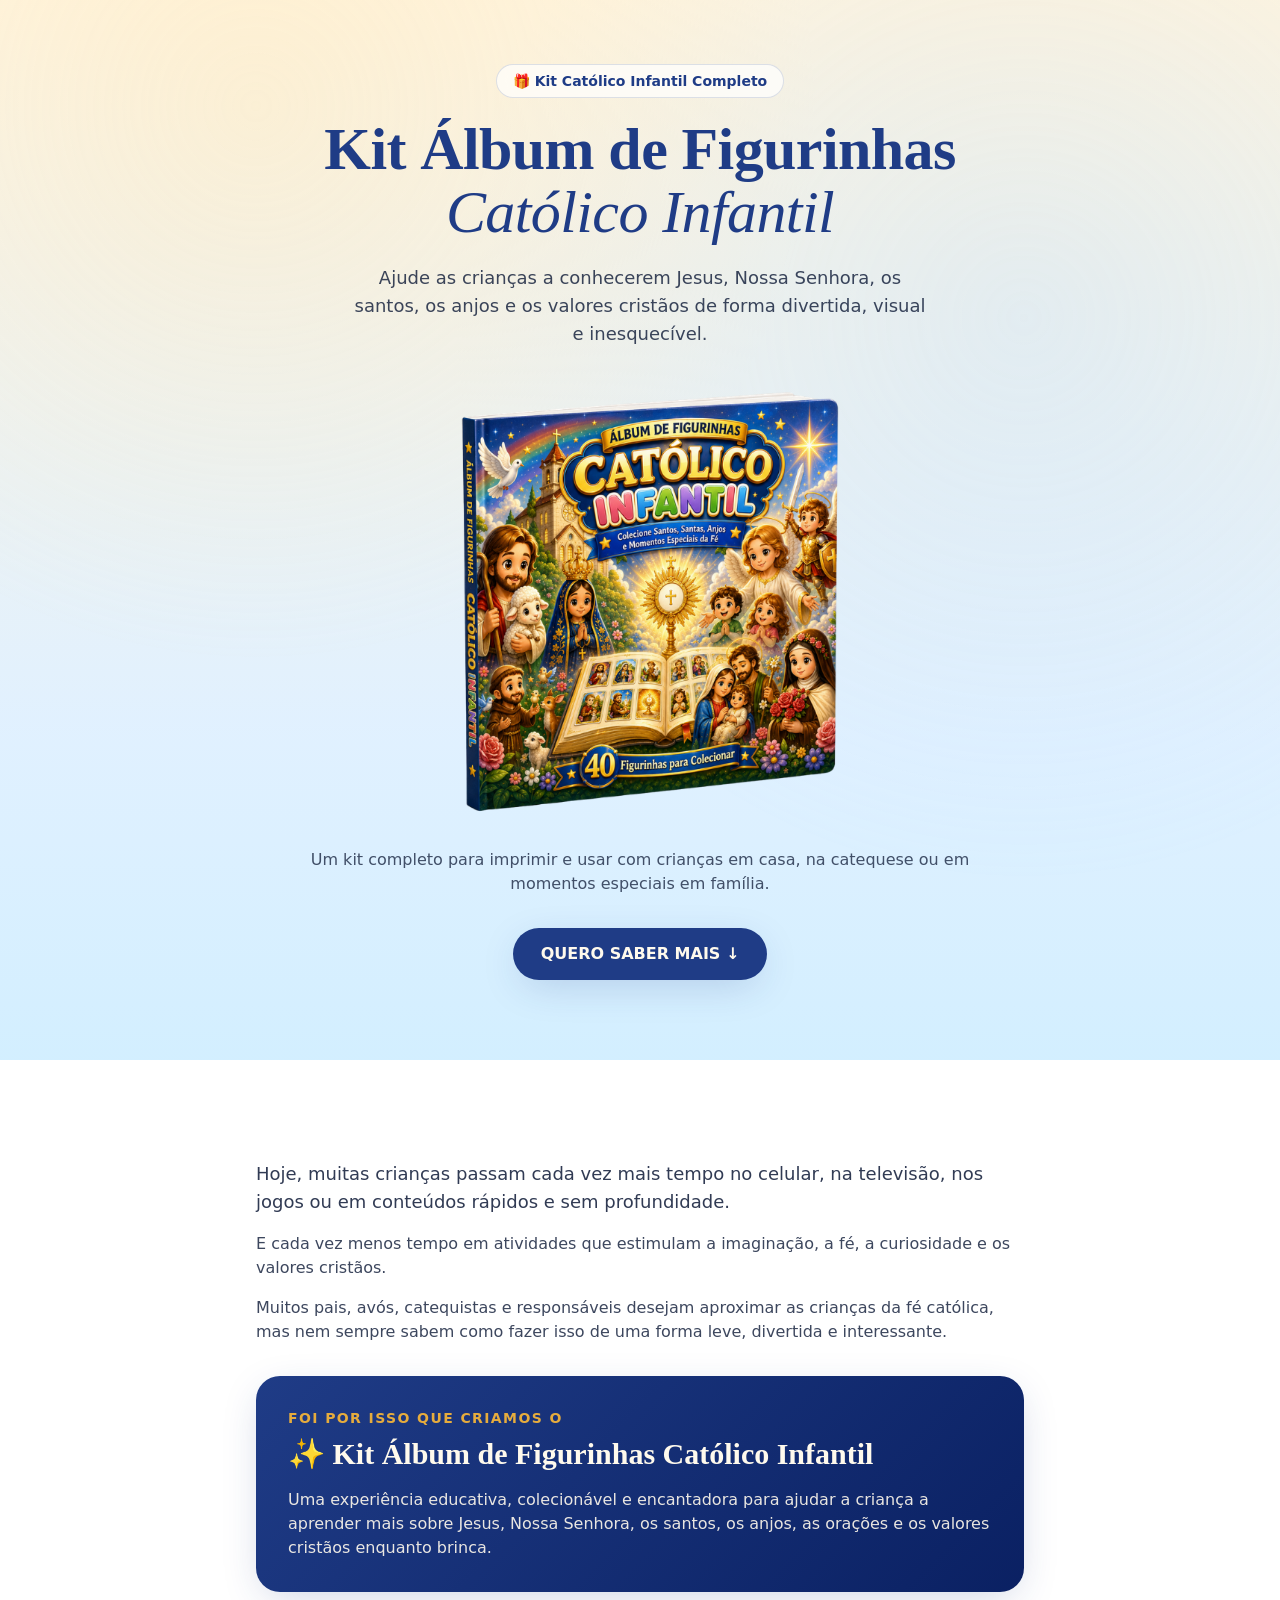
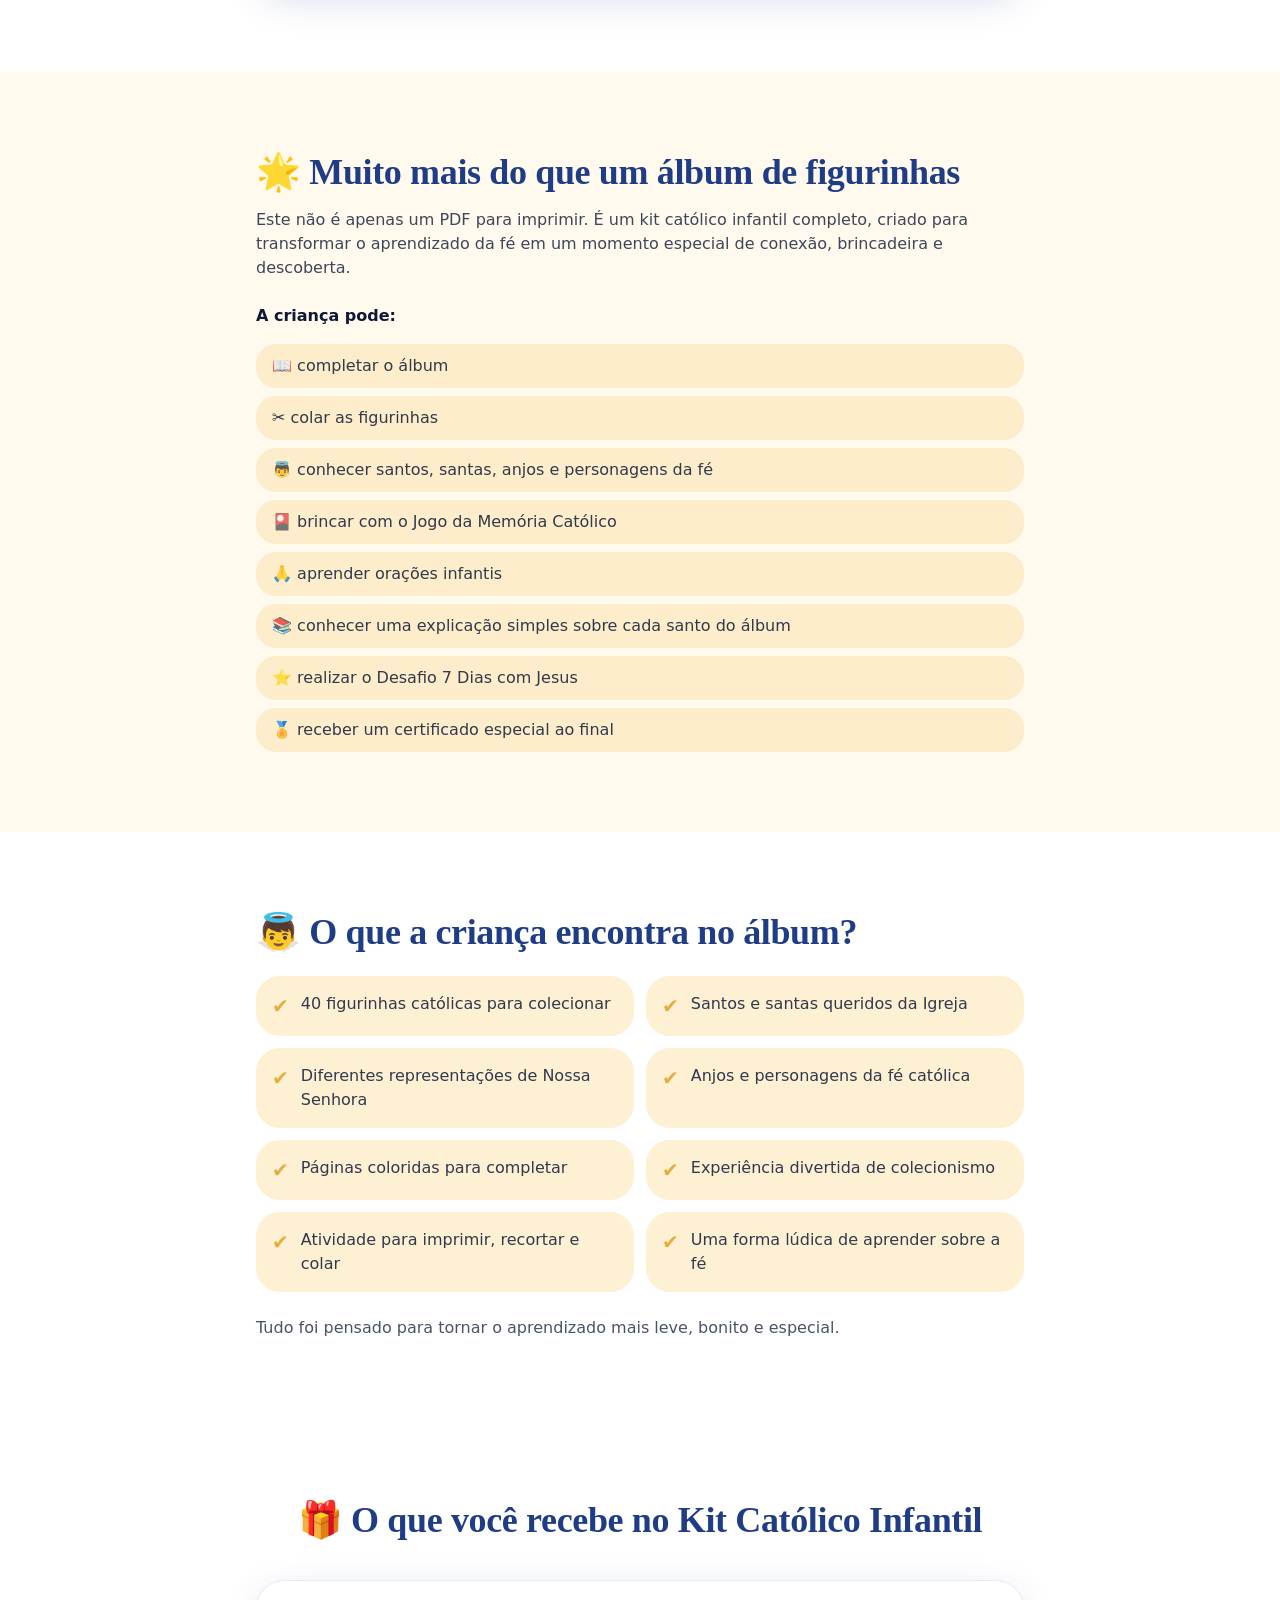
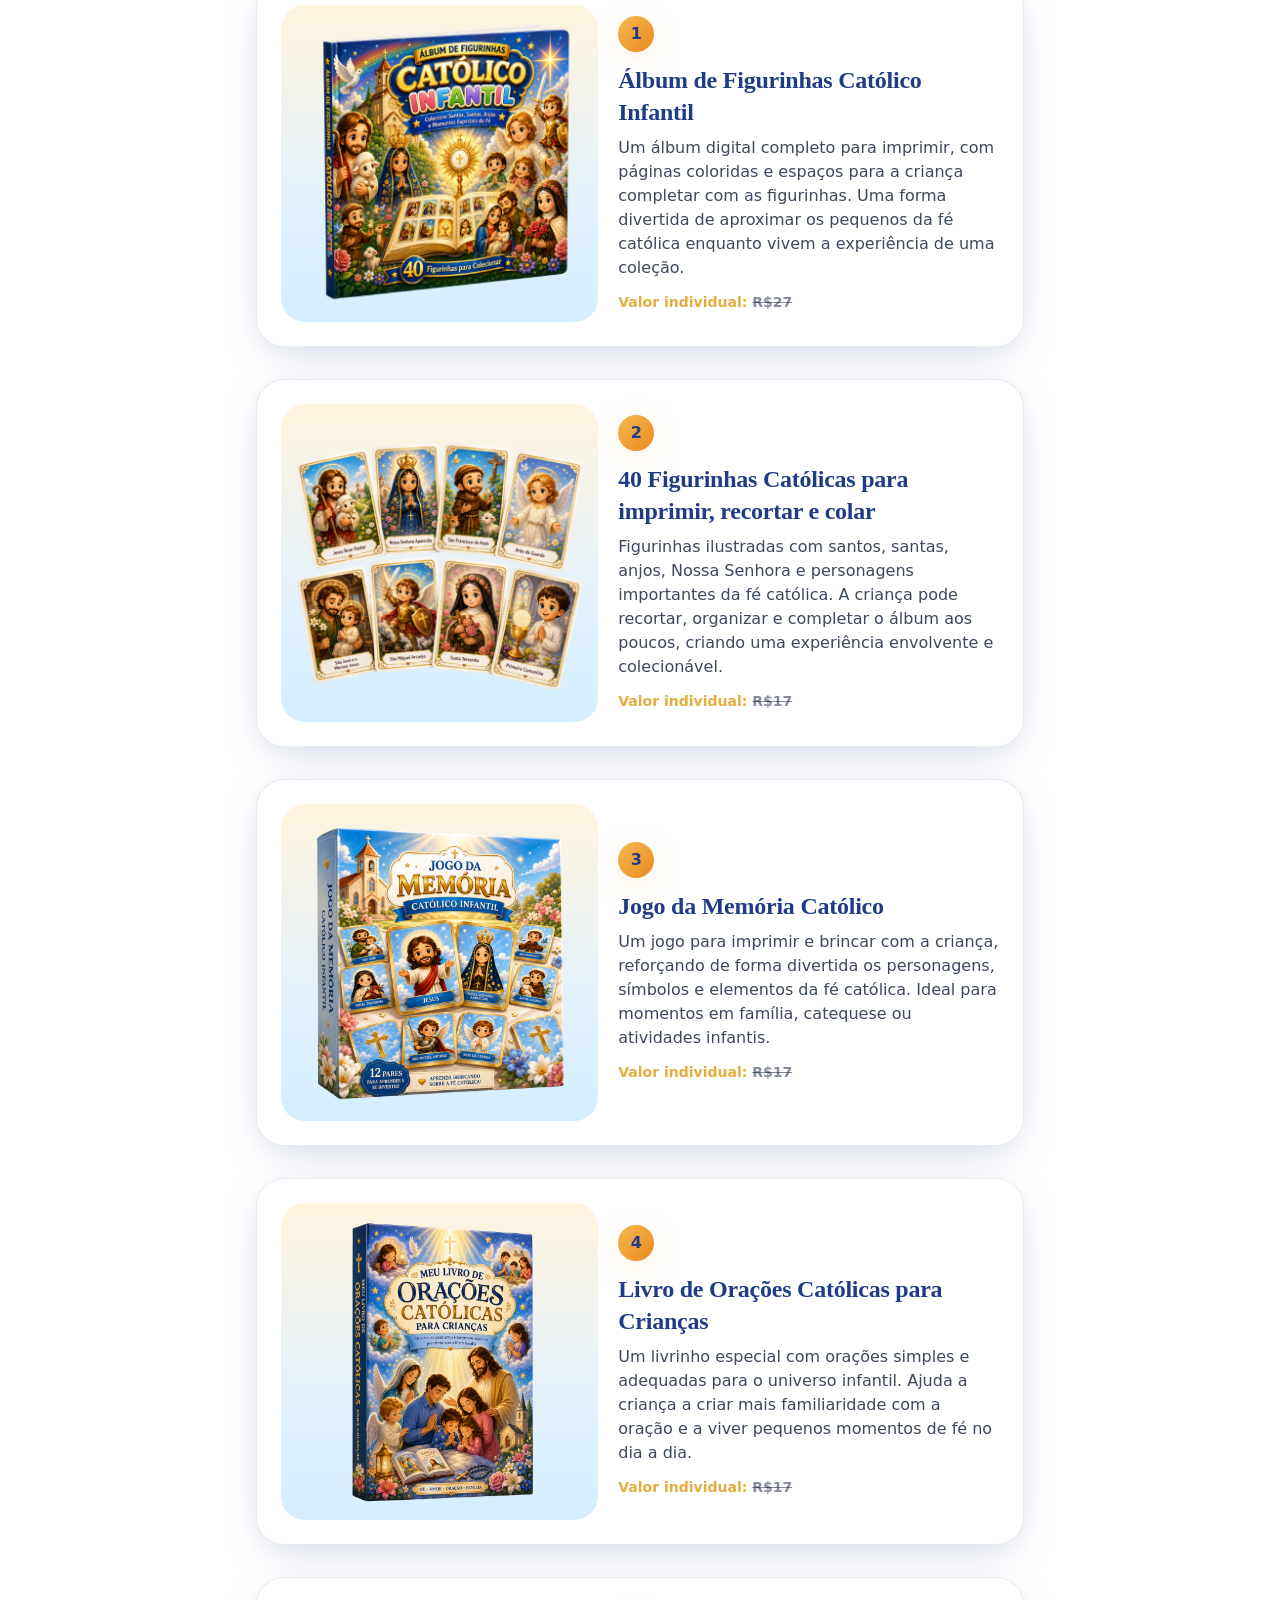
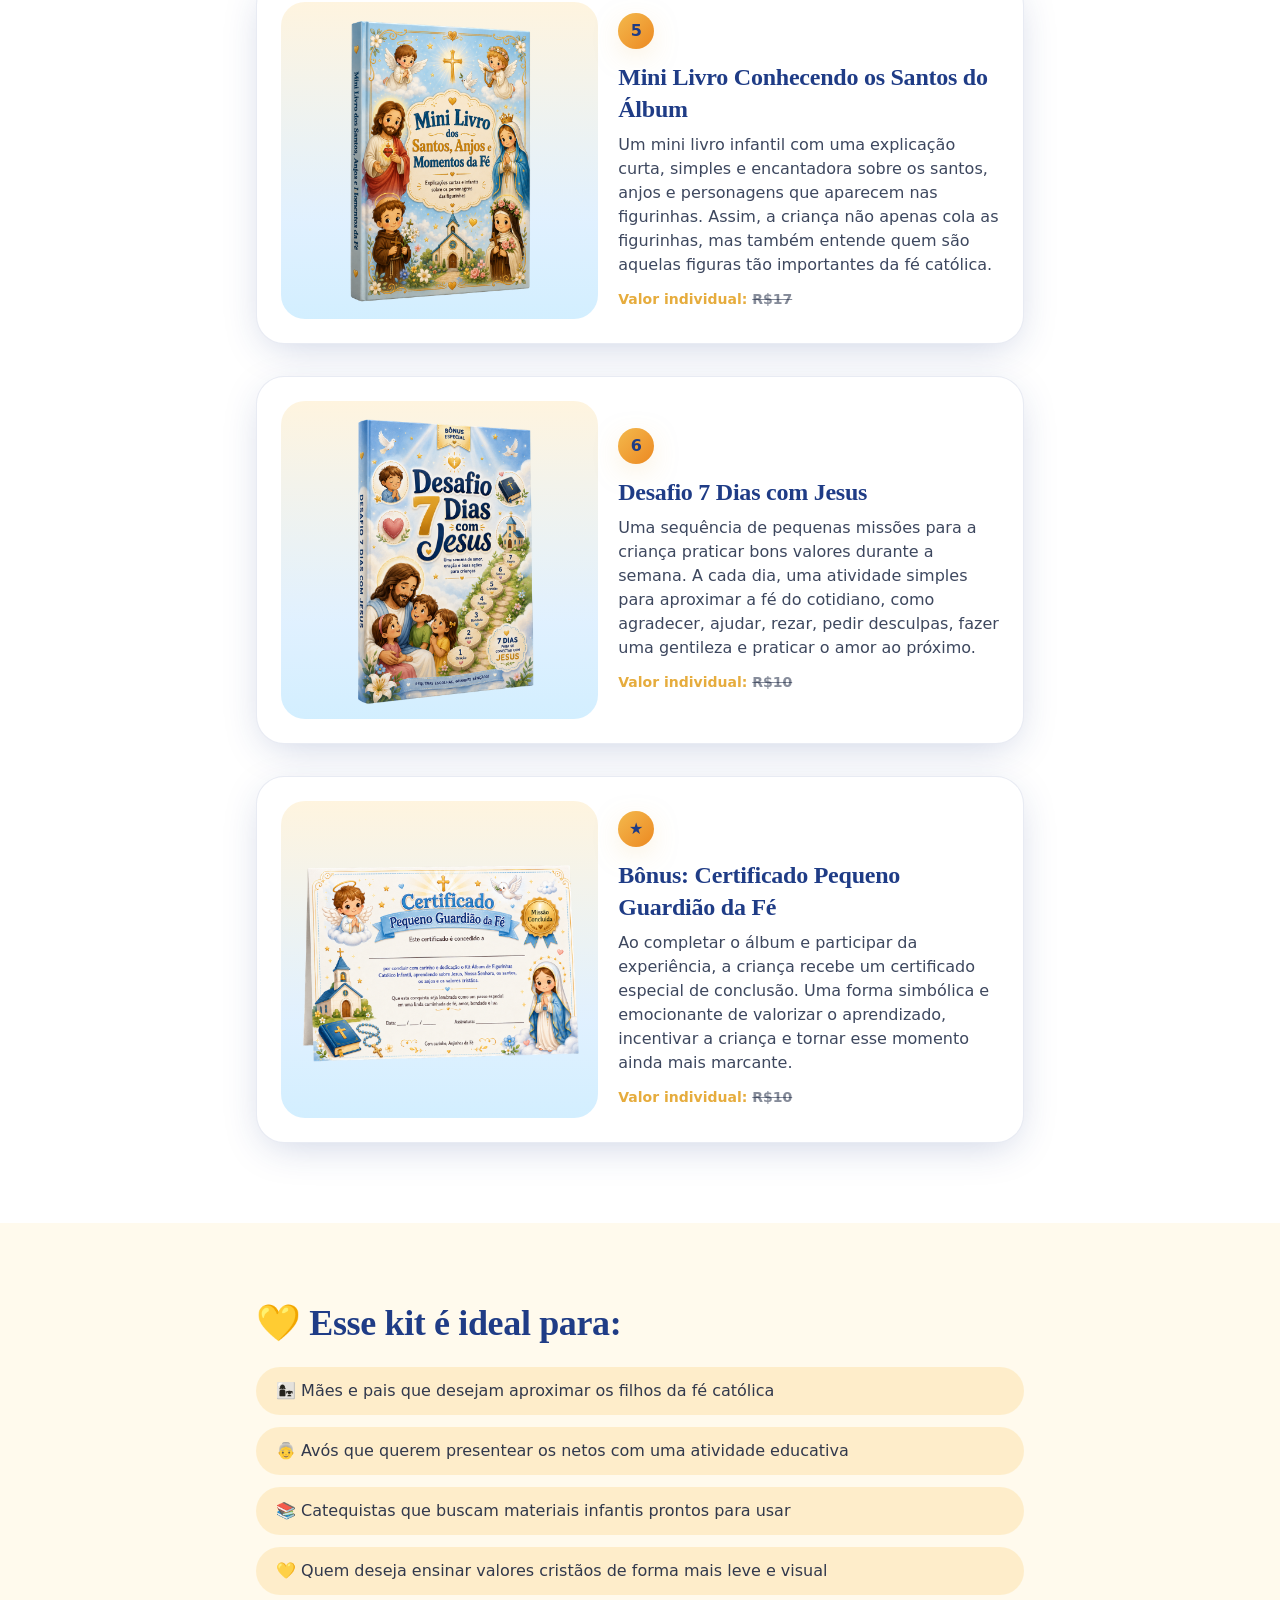
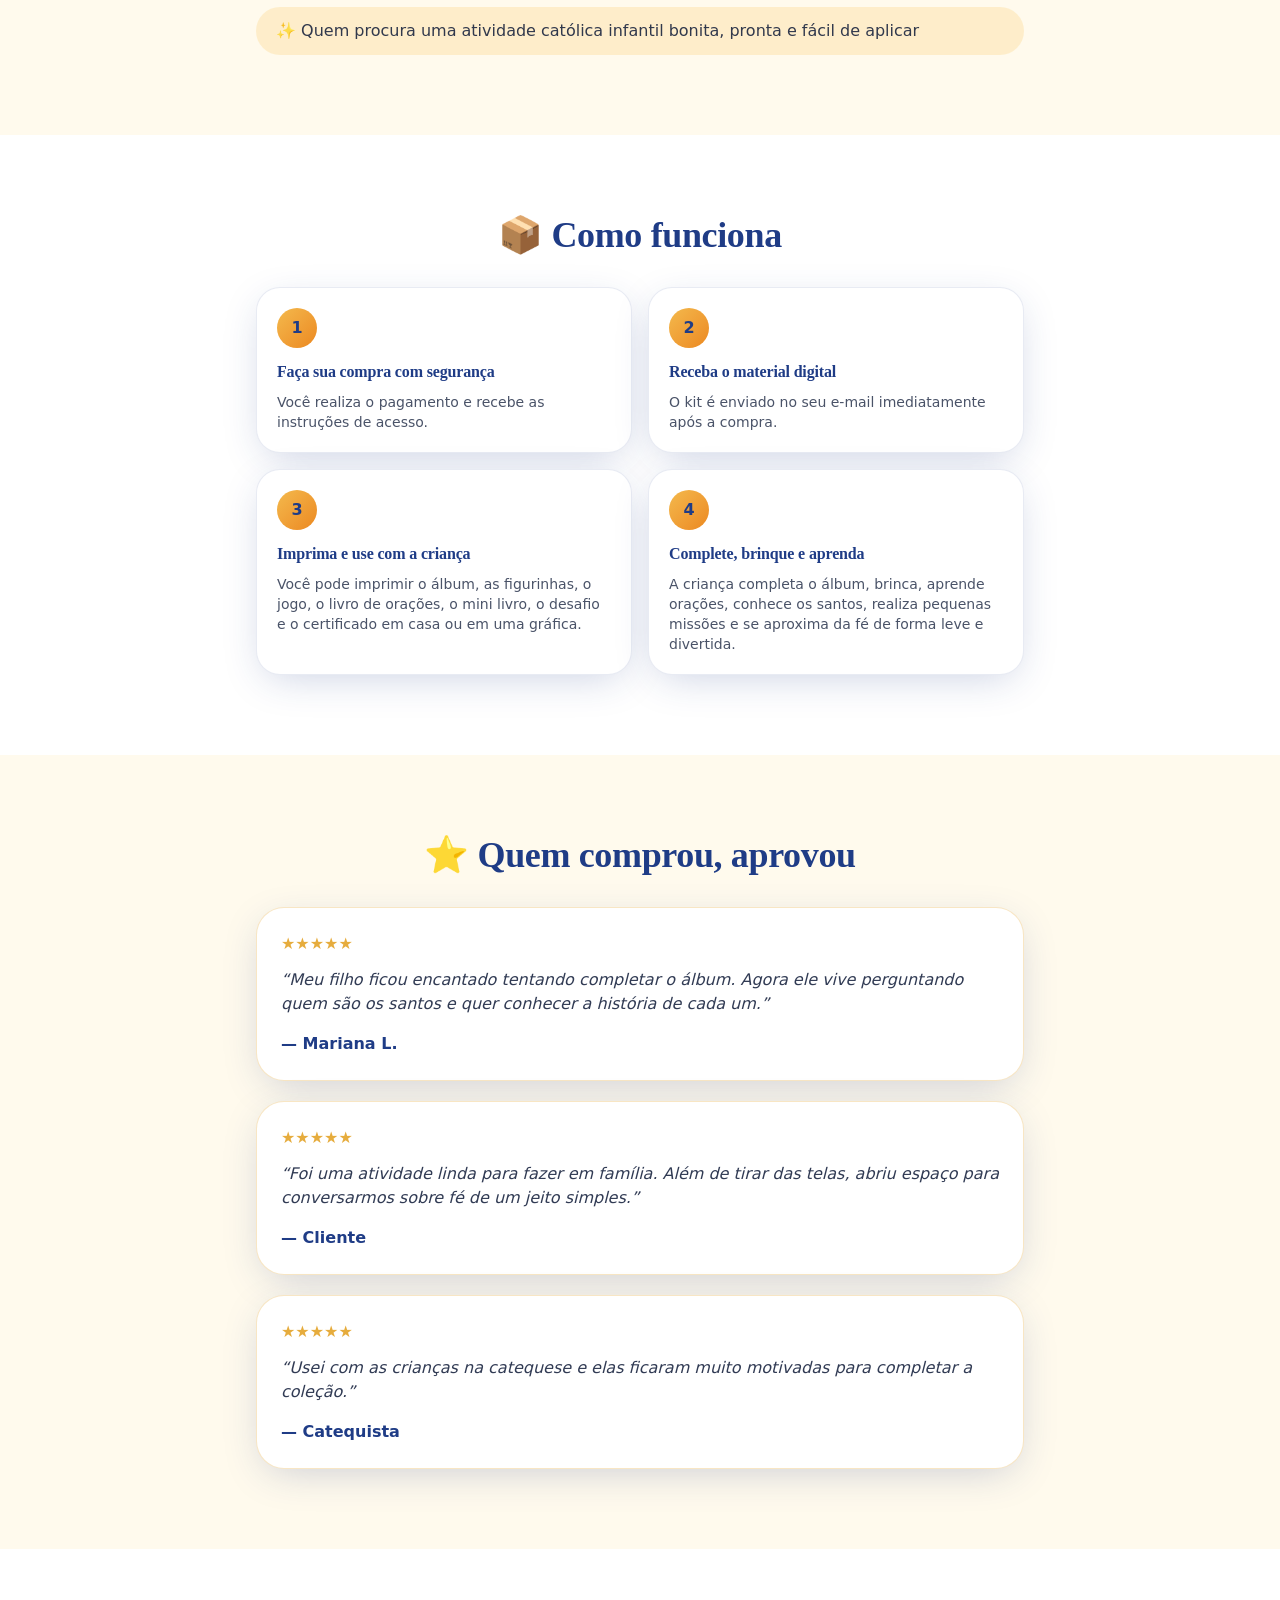
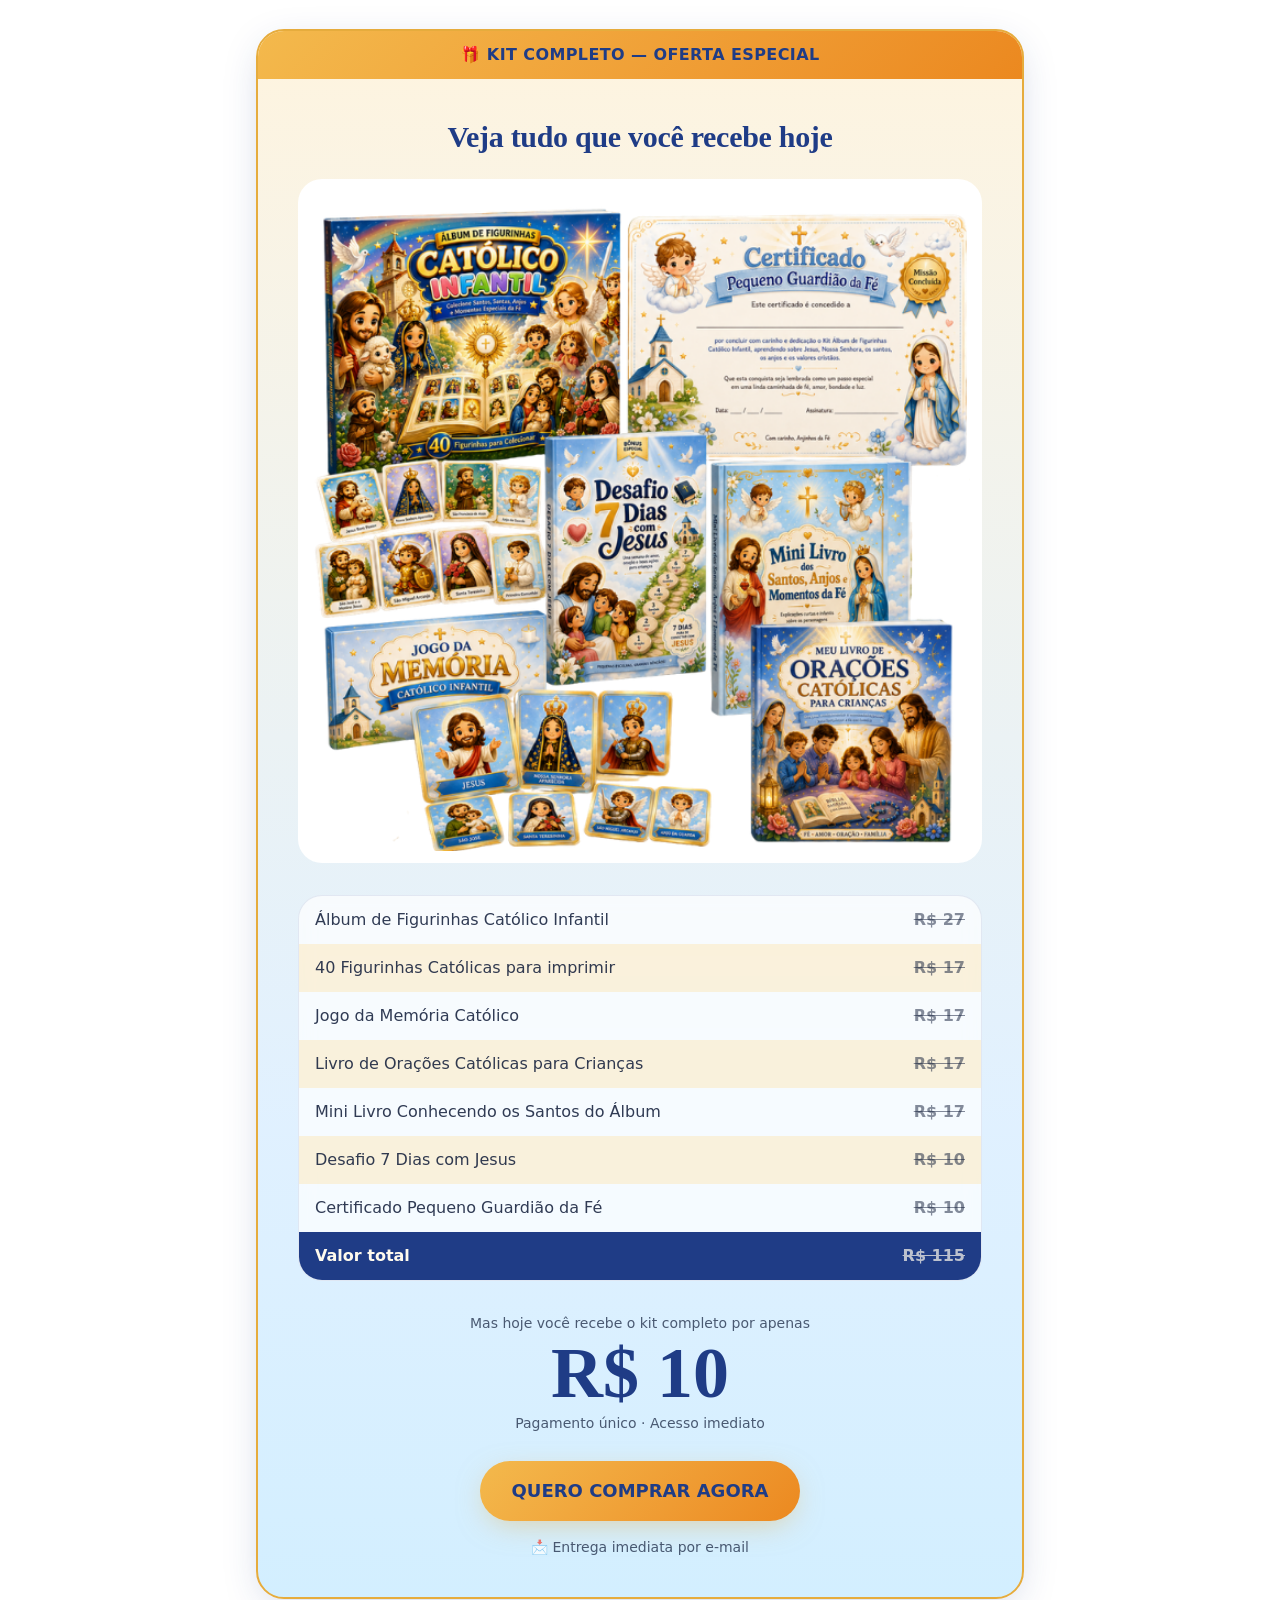
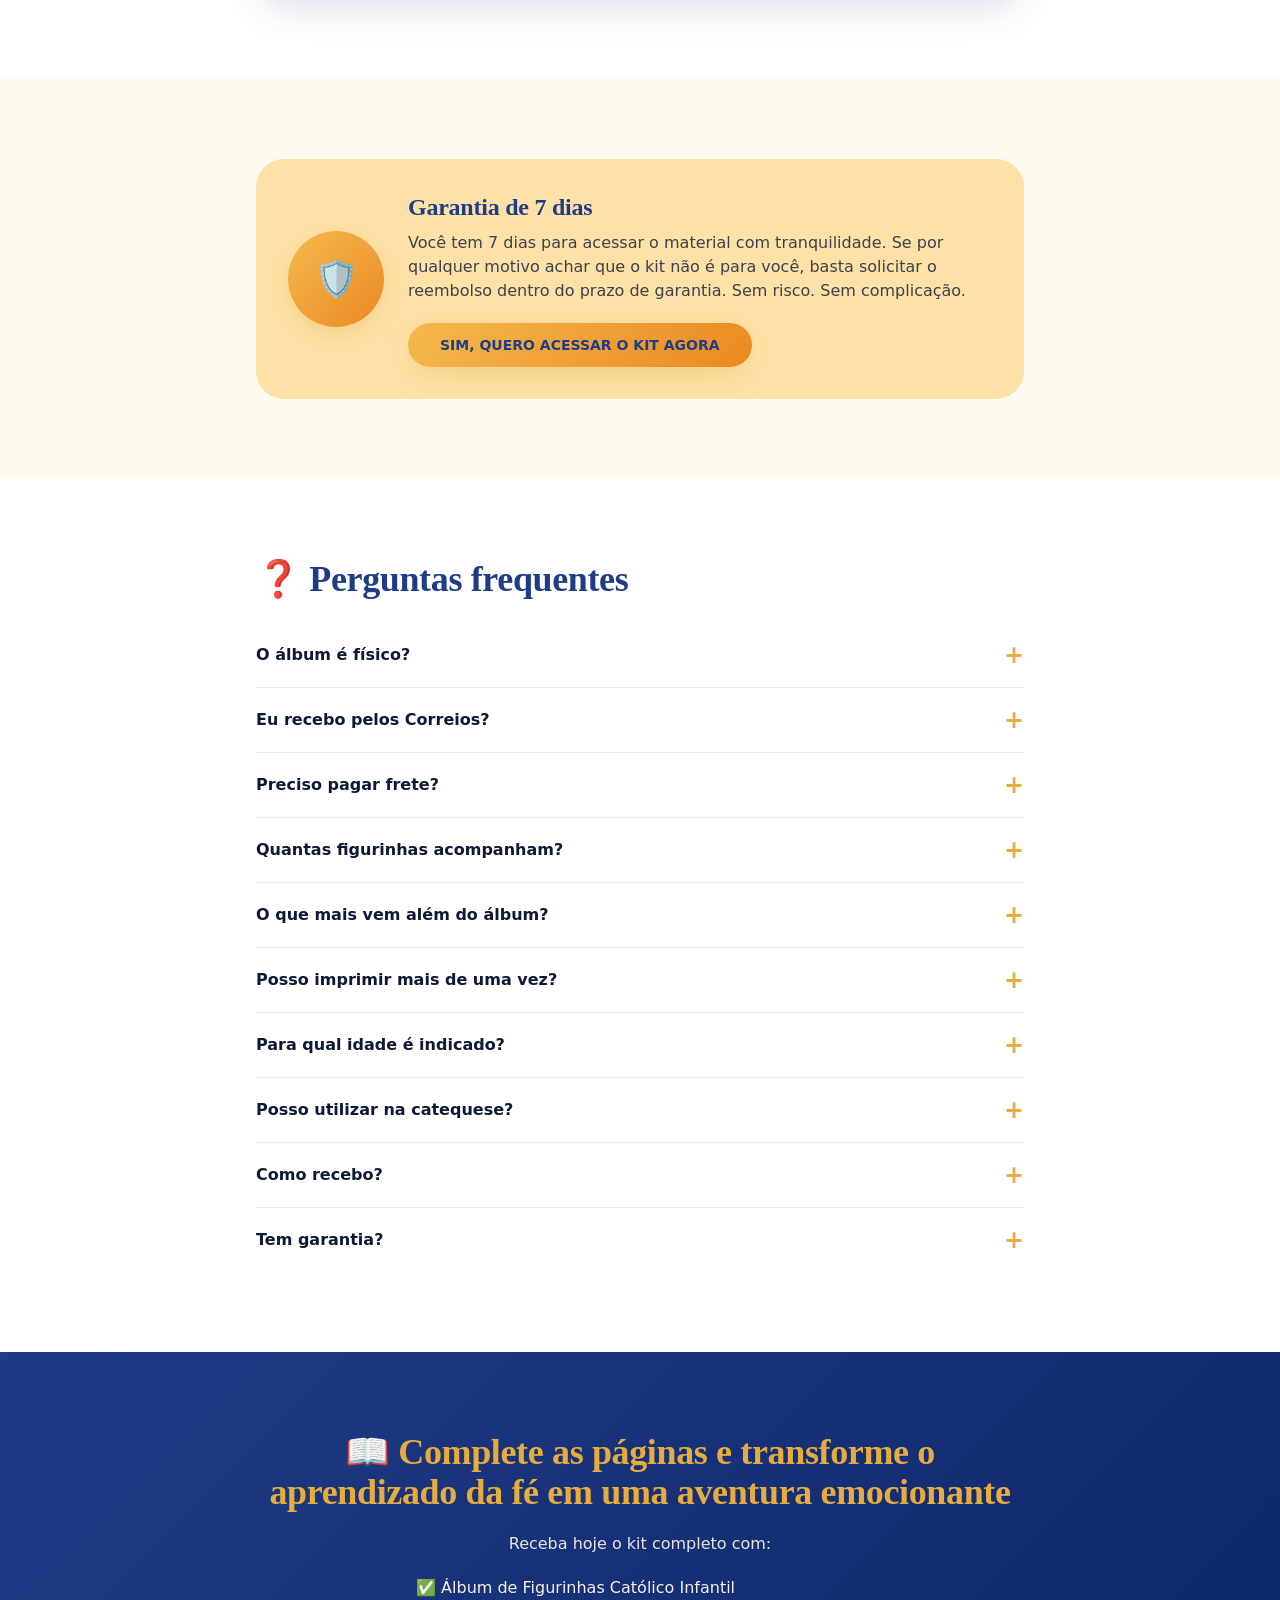
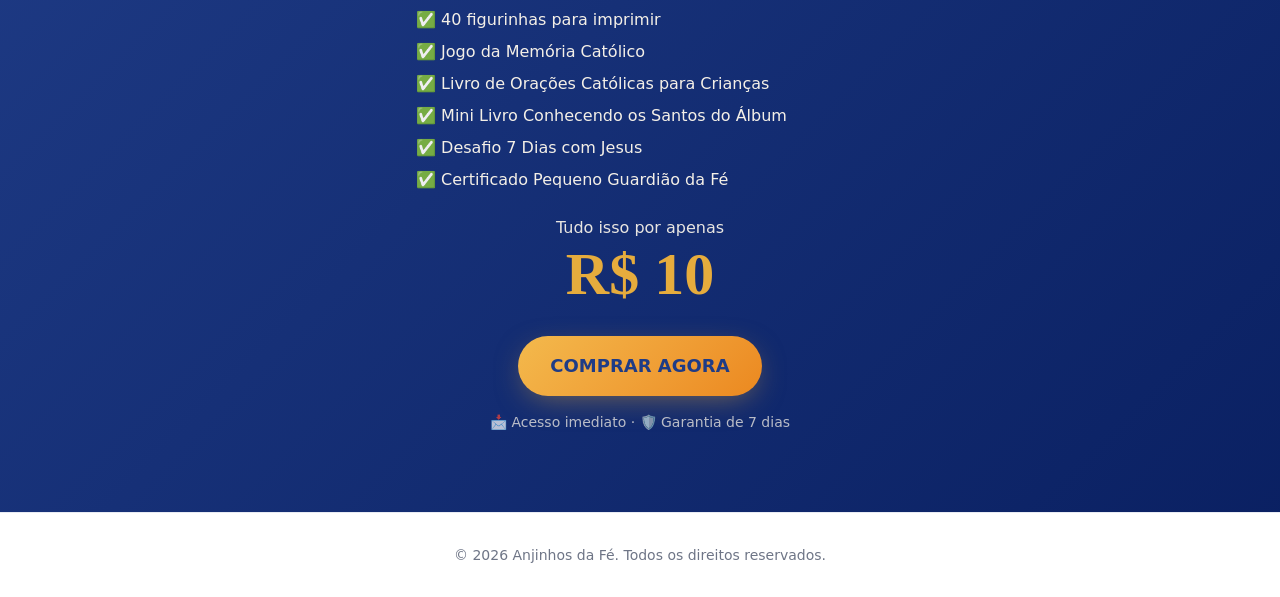
<file: anjinhosdafe-turminhadejesus-com-br-editado (1)/index.html>
<!doctype html>
<html lang="en"><head><meta charset="utf-8"><meta name="viewport" content="width=device-width, initial-scale=1"><link rel="preload" as="image" href="__l5e/assets-v1/4bf12d19-dd9e-48a8-952b-ba3fce53e705/kit-album.png"><link rel="preload" as="image" href="__l5e/assets-v1/f6a5c69b-32ab-411a-90e0-f3499a5dc218/kit-completo.png"><link rel="stylesheet" href="assets/styles-ChIud6dE.css" data-precedence="default"><link rel="stylesheet" href="_external/fonts.googleapis.com/css2-q-76192c8fd8" data-precedence="default"><title>Kit Álbum de Figurinhas Católico Infantil — Kit completo por R$10</title><meta name="author" content="Lovable"><meta property="og:type" content="website"><meta name="twitter:card" content="summary"><meta name="twitter:site" content="@Lovable"><meta name="twitter:title" content="Anjinhos da Fé"><meta name="twitter:description" content="Anjinhos da Fé"><meta name="twitter:image" content="_external/pub-bb2e103a32db4e198524a2e9ed8f35b4.r2.dev/d4ba0d4f-8e14-457f-b188-decbceb0ef9c/id-preview-7da43c6b--623c32a3-5e57-41dd-b01d-5cdc6e2ee69c.lovable.app-1779890869141.png"><meta name="description" content="Kit católico infantil completo: álbum, 40 figurinhas, jogo da memória, livro de orações, mini livro, desafio 7 dias e certificado. Acesso imediato por R$10."><meta property="og:title" content="Kit Álbum de Figurinhas Católico Infantil"><meta property="og:description" content="Kit completo com álbum, figurinhas, jogo da memória, orações e mais. R$10 com acesso imediato."><meta property="og:image" content="__l5e/assets-v1/f6a5c69b-32ab-411a-90e0-f3499a5dc218/kit-completo.png"><link rel="modulepreload" href="assets/index-CnHXeuxb.js"><link rel="modulepreload" href="assets/kit-album-figurinhas-catolico-BbbZ2eJ1.js"><link rel="preconnect" href="https://fonts.googleapis.com"><link rel="preconnect" href="https://fonts.gstatic.com" crossorigin="anonymous"><script>!function(f,b,e,v,n,t,s){if(f.fbq)return;n=f.fbq=function(){n.callMethod?n.callMethod.apply(n,arguments):n.queue.push(arguments)};if(!f._fbq)f._fbq=n;n.push=n;n.loaded=!0;n.version='2.0';n.queue=[];t=b.createElement(e);t.async=!0;t.src=v;s=b.getElementsByTagName(e)[0];s.parentNode.insertBefore(t,s)}(window,document,'script','_external/connect.facebook.net/en_US/fbevents.js');fbq('init','1935463550488623');fbq('track','PageView');</script></head><body><noscript><img height="1" width="1" style="display:none" src="_external/www.facebook.com/tr-q-1e9264d1a7" alt=""></noscript><!--$--><main class="min-h-screen bg-background text-foreground"><header class="relative overflow-hidden bg-gradient-hero"><div class="absolute inset-0 opacity-40 pointer-events-none" style="background-image:radial-gradient(circle at 20% 10%, oklch(0.92 0.08 85 / 0.6), transparent 40%), radial-gradient(circle at 80% 30%, oklch(0.85 0.08 250 / 0.5), transparent 45%)"></div><div class="relative mx-auto max-w-3xl px-5 pt-10 pb-12 sm:pt-16 sm:pb-20 text-center"><span class="inline-block rounded-full bg-white/70 backdrop-blur px-4 py-1.5 text-xs sm:text-sm font-semibold text-primary border border-primary/15">🎁 Kit Católico Infantil Completo</span><h1 class="mt-5 text-4xl sm:text-6xl font-black text-primary leading-[1.05]">Kit Álbum de Figurinhas<br><span class="italic font-medium">Católico Infantil</span></h1><p class="mt-5 text-base sm:text-lg text-foreground/80 max-w-xl mx-auto">Ajude as crianças a conhecerem Jesus, Nossa Senhora, os santos, os anjos e os valores cristãos de forma divertida, visual e inesquecível.</p><div class="mt-8 mx-auto w-full max-w-md"><div class="rounded-3xl overflow-hidden"><img src="__l5e/assets-v1/4bf12d19-dd9e-48a8-952b-ba3fce53e705/kit-album.png" alt="Capa do Álbum de Figurinhas Católico Infantil" class="block w-full h-auto"></div></div><p class="mt-5 text-sm sm:text-base text-foreground/75">Um kit completo para imprimir e usar com crianças em casa, na catequese ou em momentos especiais em família.</p><button class="mt-8 inline-flex items-center gap-2 rounded-full bg-primary px-7 py-3.5 text-sm sm:text-base font-bold text-primary-foreground shadow-soft hover:brightness-110 active:scale-95 transition">QUERO SABER MAIS ↓</button></div></header><section class="px-5 py-14 sm:py-20 bg-card"><div class="mx-auto max-w-3xl"><div id="info"></div><p class="mt-5 text-lg text-foreground/85">Hoje, muitas crianças passam cada vez mais tempo no celular, na televisão, nos jogos ou em conteúdos rápidos e sem profundidade.</p><p class="mt-4 text-foreground/80">E cada vez menos tempo em atividades que estimulam a imaginação, a fé, a curiosidade e os valores cristãos.</p><p class="mt-4 text-foreground/80">Muitos pais, avós, catequistas e responsáveis desejam aproximar as crianças da fé católica, mas nem sempre sabem como fazer isso de uma forma leve, divertida e interessante.</p><div class="mt-8 rounded-2xl bg-gradient-marian text-primary-foreground p-6 sm:p-8 shadow-soft"><p class="text-sm uppercase tracking-widest text-accent font-bold">Foi por isso que criamos o</p><p class="mt-2 text-2xl sm:text-3xl font-bold font-display">✨ Kit Álbum de Figurinhas Católico Infantil</p><p class="mt-4 text-primary-foreground/90">Uma experiência educativa, colecionável e encantadora para ajudar a criança a aprender mais sobre Jesus, Nossa Senhora, os santos, os anjos, as orações e os valores cristãos enquanto brinca.</p></div></div></section><section class="px-5 py-14 sm:py-20 "><div class="mx-auto max-w-3xl"><h2 class="text-3xl sm:text-4xl font-bold text-primary">🌟 Muito mais do que um álbum de figurinhas</h2><p class="mt-4 text-foreground/80">Este não é apenas um PDF para imprimir. É um kit católico infantil completo, criado para transformar o aprendizado da fé em um momento especial de conexão, brincadeira e descoberta.</p><p class="mt-6 font-semibold text-foreground">A criança pode:</p><ul class="mt-4 grid gap-2 text-foreground/85"><li class="rounded-xl bg-secondary/50 px-4 py-2.5">📖 completar o álbum</li><li class="rounded-xl bg-secondary/50 px-4 py-2.5">✂️ colar as figurinhas</li><li class="rounded-xl bg-secondary/50 px-4 py-2.5">👼 conhecer santos, santas, anjos e personagens da fé</li><li class="rounded-xl bg-secondary/50 px-4 py-2.5">🎴 brincar com o Jogo da Memória Católico</li><li class="rounded-xl bg-secondary/50 px-4 py-2.5">🙏 aprender orações infantis</li><li class="rounded-xl bg-secondary/50 px-4 py-2.5">📚 conhecer uma explicação simples sobre cada santo do álbum</li><li class="rounded-xl bg-secondary/50 px-4 py-2.5">⭐ realizar o Desafio 7 Dias com Jesus</li><li class="rounded-xl bg-secondary/50 px-4 py-2.5">🏅 receber um certificado especial ao final</li></ul></div></section><section class="px-5 py-14 sm:py-20 bg-card"><div class="mx-auto max-w-3xl"><h2 class="text-3xl sm:text-4xl font-bold text-primary">👼 O que a criança encontra no álbum?</h2><ul class="mt-6 grid sm:grid-cols-2 gap-3"><li class="flex items-start gap-3 rounded-2xl bg-secondary/50 p-4"><span class="text-accent text-xl">✔️</span><span class="text-foreground/85">40 figurinhas católicas para colecionar</span></li><li class="flex items-start gap-3 rounded-2xl bg-secondary/50 p-4"><span class="text-accent text-xl">✔️</span><span class="text-foreground/85">Santos e santas queridos da Igreja</span></li><li class="flex items-start gap-3 rounded-2xl bg-secondary/50 p-4"><span class="text-accent text-xl">✔️</span><span class="text-foreground/85">Diferentes representações de Nossa Senhora</span></li><li class="flex items-start gap-3 rounded-2xl bg-secondary/50 p-4"><span class="text-accent text-xl">✔️</span><span class="text-foreground/85">Anjos e personagens da fé católica</span></li><li class="flex items-start gap-3 rounded-2xl bg-secondary/50 p-4"><span class="text-accent text-xl">✔️</span><span class="text-foreground/85">Páginas coloridas para completar</span></li><li class="flex items-start gap-3 rounded-2xl bg-secondary/50 p-4"><span class="text-accent text-xl">✔️</span><span class="text-foreground/85">Experiência divertida de colecionismo</span></li><li class="flex items-start gap-3 rounded-2xl bg-secondary/50 p-4"><span class="text-accent text-xl">✔️</span><span class="text-foreground/85">Atividade para imprimir, recortar e colar</span></li><li class="flex items-start gap-3 rounded-2xl bg-secondary/50 p-4"><span class="text-accent text-xl">✔️</span><span class="text-foreground/85">Uma forma lúdica de aprender sobre a fé</span></li></ul><p class="mt-6 text-foreground/75">Tudo foi pensado para tornar o aprendizado mais leve, bonito e especial.</p></div></section><section class="px-5 py-14 sm:py-20 bg-card"><div class="mx-auto max-w-3xl"><h2 class="text-3xl sm:text-4xl font-bold text-primary text-center">🎁 O que você recebe no Kit Católico Infantil</h2><div class="mt-10 grid gap-8"><article class="rounded-3xl bg-white border border-primary/10 p-5 sm:p-6 shadow-soft"><div class="grid sm:grid-cols-[1fr_1.2fr] gap-5 items-center"><div class="rounded-2xl overflow-hidden bg-gradient-hero p-3"><img src="__l5e/assets-v1/4bf12d19-dd9e-48a8-952b-ba3fce53e705/kit-album.png" alt="Álbum de Figurinhas Católico Infantil" class="block w-full h-auto" loading="lazy"></div><div><div class="inline-flex items-center justify-center w-9 h-9 rounded-full bg-gradient-gold text-primary font-extrabold shadow-gold">1</div><h3 class="mt-3 text-xl sm:text-2xl font-bold text-primary">Álbum de Figurinhas Católico Infantil</h3><p class="mt-2 text-foreground/80">Um álbum digital completo para imprimir, com páginas coloridas e espaços para a criança completar com as figurinhas. Uma forma divertida de aproximar os pequenos da fé católica enquanto vivem a experiência de uma coleção.</p><p class="mt-3 text-sm font-semibold text-accent">Valor individual: <span class="text-foreground/50 line-through">R$27</span></p></div></div></article><article class="rounded-3xl bg-white border border-primary/10 p-5 sm:p-6 shadow-soft"><div class="grid sm:grid-cols-[1fr_1.2fr] gap-5 items-center"><div class="rounded-2xl overflow-hidden bg-gradient-hero p-3"><img src="__l5e/assets-v1/374f0043-8f56-4373-9500-399bf91992fc/kit-figurinhas.png" alt="40 Figurinhas Católicas para imprimir, recortar e colar" class="block w-full h-auto" loading="lazy"></div><div><div class="inline-flex items-center justify-center w-9 h-9 rounded-full bg-gradient-gold text-primary font-extrabold shadow-gold">2</div><h3 class="mt-3 text-xl sm:text-2xl font-bold text-primary">40 Figurinhas Católicas para imprimir, recortar e colar</h3><p class="mt-2 text-foreground/80">Figurinhas ilustradas com santos, santas, anjos, Nossa Senhora e personagens importantes da fé católica. A criança pode recortar, organizar e completar o álbum aos poucos, criando uma experiência envolvente e colecionável.</p><p class="mt-3 text-sm font-semibold text-accent">Valor individual: <span class="text-foreground/50 line-through">R$17</span></p></div></div></article><article class="rounded-3xl bg-white border border-primary/10 p-5 sm:p-6 shadow-soft"><div class="grid sm:grid-cols-[1fr_1.2fr] gap-5 items-center"><div class="rounded-2xl overflow-hidden bg-gradient-hero p-3"><img src="__l5e/assets-v1/f6cba0c6-38be-4ab3-ba9b-e78693ca2cc4/kit-jogo-memoria.png" alt="Jogo da Memória Católico" class="block w-full h-auto" loading="lazy"></div><div><div class="inline-flex items-center justify-center w-9 h-9 rounded-full bg-gradient-gold text-primary font-extrabold shadow-gold">3</div><h3 class="mt-3 text-xl sm:text-2xl font-bold text-primary">Jogo da Memória Católico</h3><p class="mt-2 text-foreground/80">Um jogo para imprimir e brincar com a criança, reforçando de forma divertida os personagens, símbolos e elementos da fé católica. Ideal para momentos em família, catequese ou atividades infantis.</p><p class="mt-3 text-sm font-semibold text-accent">Valor individual: <span class="text-foreground/50 line-through">R$17</span></p></div></div></article><article class="rounded-3xl bg-white border border-primary/10 p-5 sm:p-6 shadow-soft"><div class="grid sm:grid-cols-[1fr_1.2fr] gap-5 items-center"><div class="rounded-2xl overflow-hidden bg-gradient-hero p-3"><img src="__l5e/assets-v1/9c8cae16-3f5a-49a7-ad83-788bfca3eaeb/kit-oracoes.png" alt="Livro de Orações Católicas para Crianças" class="block w-full h-auto" loading="lazy"></div><div><div class="inline-flex items-center justify-center w-9 h-9 rounded-full bg-gradient-gold text-primary font-extrabold shadow-gold">4</div><h3 class="mt-3 text-xl sm:text-2xl font-bold text-primary">Livro de Orações Católicas para Crianças</h3><p class="mt-2 text-foreground/80">Um livrinho especial com orações simples e adequadas para o universo infantil. Ajuda a criança a criar mais familiaridade com a oração e a viver pequenos momentos de fé no dia a dia.</p><p class="mt-3 text-sm font-semibold text-accent">Valor individual: <span class="text-foreground/50 line-through">R$17</span></p></div></div></article><article class="rounded-3xl bg-white border border-primary/10 p-5 sm:p-6 shadow-soft"><div class="grid sm:grid-cols-[1fr_1.2fr] gap-5 items-center"><div class="rounded-2xl overflow-hidden bg-gradient-hero p-3"><img src="__l5e/assets-v1/862c6f17-8e79-4379-984b-3378852772df/kit-mini-livro.png" alt="Mini Livro Conhecendo os Santos do Álbum" class="block w-full h-auto" loading="lazy"></div><div><div class="inline-flex items-center justify-center w-9 h-9 rounded-full bg-gradient-gold text-primary font-extrabold shadow-gold">5</div><h3 class="mt-3 text-xl sm:text-2xl font-bold text-primary">Mini Livro Conhecendo os Santos do Álbum</h3><p class="mt-2 text-foreground/80">Um mini livro infantil com uma explicação curta, simples e encantadora sobre os santos, anjos e personagens que aparecem nas figurinhas. Assim, a criança não apenas cola as figurinhas, mas também entende quem são aquelas figuras tão importantes da fé católica.</p><p class="mt-3 text-sm font-semibold text-accent">Valor individual: <span class="text-foreground/50 line-through">R$17</span></p></div></div></article><article class="rounded-3xl bg-white border border-primary/10 p-5 sm:p-6 shadow-soft"><div class="grid sm:grid-cols-[1fr_1.2fr] gap-5 items-center"><div class="rounded-2xl overflow-hidden bg-gradient-hero p-3"><img src="__l5e/assets-v1/c9888339-67b0-4dfb-8160-9e62004160bb/kit-desafio.png" alt="Desafio 7 Dias com Jesus" class="block w-full h-auto" loading="lazy"></div><div><div class="inline-flex items-center justify-center w-9 h-9 rounded-full bg-gradient-gold text-primary font-extrabold shadow-gold">6</div><h3 class="mt-3 text-xl sm:text-2xl font-bold text-primary">Desafio 7 Dias com Jesus</h3><p class="mt-2 text-foreground/80">Uma sequência de pequenas missões para a criança praticar bons valores durante a semana. A cada dia, uma atividade simples para aproximar a fé do cotidiano, como agradecer, ajudar, rezar, pedir desculpas, fazer uma gentileza e praticar o amor ao próximo.</p><p class="mt-3 text-sm font-semibold text-accent">Valor individual: <span class="text-foreground/50 line-through">R$10</span></p></div></div></article><article class="rounded-3xl bg-white border border-primary/10 p-5 sm:p-6 shadow-soft"><div class="grid sm:grid-cols-[1fr_1.2fr] gap-5 items-center"><div class="rounded-2xl overflow-hidden bg-gradient-hero p-3"><img src="__l5e/assets-v1/89c113f7-06aa-4e2b-a405-13e306b62908/kit-certificado.png" alt="Bônus: Certificado Pequeno Guardião da Fé" class="block w-full h-auto" loading="lazy"></div><div><div class="inline-flex items-center justify-center w-9 h-9 rounded-full bg-gradient-gold text-primary font-extrabold shadow-gold">★</div><h3 class="mt-3 text-xl sm:text-2xl font-bold text-primary">Bônus: Certificado Pequeno Guardião da Fé</h3><p class="mt-2 text-foreground/80">Ao completar o álbum e participar da experiência, a criança recebe um certificado especial de conclusão. Uma forma simbólica e emocionante de valorizar o aprendizado, incentivar a criança e tornar esse momento ainda mais marcante.</p><p class="mt-3 text-sm font-semibold text-accent">Valor individual: <span class="text-foreground/50 line-through">R$10</span></p></div></div></article></div></div></section><section class="px-5 py-14 sm:py-20 "><div class="mx-auto max-w-3xl"><h2 class="text-3xl sm:text-4xl font-bold text-primary">💛 Esse kit é ideal para:</h2><ul class="mt-6 grid gap-3"><li class="rounded-2xl bg-secondary/50 px-5 py-3 text-foreground/85">👩‍👧 Mães e pais que desejam aproximar os filhos da fé católica</li><li class="rounded-2xl bg-secondary/50 px-5 py-3 text-foreground/85">👵 Avós que querem presentear os netos com uma atividade educativa</li><li class="rounded-2xl bg-secondary/50 px-5 py-3 text-foreground/85">📚 Catequistas que buscam materiais infantis prontos para usar</li><li class="rounded-2xl bg-secondary/50 px-5 py-3 text-foreground/85">💛 Quem deseja ensinar valores cristãos de forma mais leve e visual</li><li class="rounded-2xl bg-secondary/50 px-5 py-3 text-foreground/85">✨ Quem procura uma atividade católica infantil bonita, pronta e fácil de aplicar</li></ul></div></section><section class="px-5 py-14 sm:py-20 bg-card"><div class="mx-auto max-w-3xl"><h2 class="text-3xl sm:text-4xl font-bold text-primary text-center">📦 Como funciona</h2><div class="mt-8 grid sm:grid-cols-2 gap-4"><div class="rounded-2xl border border-primary/10 bg-white p-5 shadow-soft"><div class="w-10 h-10 rounded-full bg-gradient-gold flex items-center justify-center font-extrabold text-primary">1</div><h3 class="mt-3 font-bold text-primary">Faça sua compra com segurança</h3><p class="mt-2 text-sm text-foreground/75">Você realiza o pagamento e recebe as instruções de acesso.</p></div><div class="rounded-2xl border border-primary/10 bg-white p-5 shadow-soft"><div class="w-10 h-10 rounded-full bg-gradient-gold flex items-center justify-center font-extrabold text-primary">2</div><h3 class="mt-3 font-bold text-primary">Receba o material digital</h3><p class="mt-2 text-sm text-foreground/75">O kit é enviado no seu e-mail imediatamente após a compra.</p></div><div class="rounded-2xl border border-primary/10 bg-white p-5 shadow-soft"><div class="w-10 h-10 rounded-full bg-gradient-gold flex items-center justify-center font-extrabold text-primary">3</div><h3 class="mt-3 font-bold text-primary">Imprima e use com a criança</h3><p class="mt-2 text-sm text-foreground/75">Você pode imprimir o álbum, as figurinhas, o jogo, o livro de orações, o mini livro, o desafio e o certificado em casa ou em uma gráfica.</p></div><div class="rounded-2xl border border-primary/10 bg-white p-5 shadow-soft"><div class="w-10 h-10 rounded-full bg-gradient-gold flex items-center justify-center font-extrabold text-primary">4</div><h3 class="mt-3 font-bold text-primary">Complete, brinque e aprenda</h3><p class="mt-2 text-sm text-foreground/75">A criança completa o álbum, brinca, aprende orações, conhece os santos, realiza pequenas missões e se aproxima da fé de forma leve e divertida.</p></div></div></div></section><section class="px-5 py-14 sm:py-20 "><div class="mx-auto max-w-3xl"><h2 class="text-3xl sm:text-4xl font-bold text-primary text-center">⭐ Quem comprou, aprovou</h2><div class="mt-8 grid gap-5"><figure class="rounded-3xl bg-card border border-accent/30 p-6 shadow-soft"><div class="flex gap-1 text-accent">★★★★★</div><blockquote class="mt-3 text-foreground/85 italic">“<!-- -->Meu filho ficou encantado tentando completar o álbum. Agora ele vive perguntando quem são os santos e quer conhecer a história de cada um.<!-- -->”</blockquote><figcaption class="mt-4 font-bold text-primary">— <!-- -->Mariana L.</figcaption></figure><figure class="rounded-3xl bg-card border border-accent/30 p-6 shadow-soft"><div class="flex gap-1 text-accent">★★★★★</div><blockquote class="mt-3 text-foreground/85 italic">“<!-- -->Foi uma atividade linda para fazer em família. Além de tirar das telas, abriu espaço para conversarmos sobre fé de um jeito simples.<!-- -->”</blockquote><figcaption class="mt-4 font-bold text-primary">— <!-- -->Cliente</figcaption></figure><figure class="rounded-3xl bg-card border border-accent/30 p-6 shadow-soft"><div class="flex gap-1 text-accent">★★★★★</div><blockquote class="mt-3 text-foreground/85 italic">“<!-- -->Usei com as crianças na catequese e elas ficaram muito motivadas para completar a coleção.<!-- -->”</blockquote><figcaption class="mt-4 font-bold text-primary">— <!-- -->Catequista</figcaption></figure></div></div></section><section class="px-5 py-14 sm:py-20 bg-card"><div class="mx-auto max-w-3xl"><div class="rounded-3xl overflow-hidden border-2 border-accent bg-gradient-hero shadow-soft"><div class="bg-gradient-gold py-3 text-center font-extrabold text-primary tracking-wide">🎁 KIT COMPLETO — OFERTA ESPECIAL</div><div class="p-6 sm:p-10 text-center"><h2 class="text-2xl sm:text-3xl font-bold text-primary">Veja tudo que você recebe hoje</h2><div class="mt-6 rounded-2xl overflow-hidden bg-white p-3"><img src="__l5e/assets-v1/f6a5c69b-32ab-411a-90e0-f3499a5dc218/kit-completo.png" alt="Kit completo: álbum, figurinhas, jogo da memória, livro de orações, mini livro, desafio e certificado" class="block w-full h-auto"></div><div class="mt-8 rounded-2xl bg-white/70 backdrop-blur border border-primary/10 overflow-hidden text-left"><div class="flex justify-between gap-4 px-4 py-3 text-sm sm:text-base "><span class="text-foreground/85">Álbum de Figurinhas Católico Infantil</span><span class="font-semibold text-foreground/50 line-through">R$ 27</span></div><div class="flex justify-between gap-4 px-4 py-3 text-sm sm:text-base bg-secondary/40"><span class="text-foreground/85">40 Figurinhas Católicas para imprimir</span><span class="font-semibold text-foreground/50 line-through">R$ 17</span></div><div class="flex justify-between gap-4 px-4 py-3 text-sm sm:text-base "><span class="text-foreground/85">Jogo da Memória Católico</span><span class="font-semibold text-foreground/50 line-through">R$ 17</span></div><div class="flex justify-between gap-4 px-4 py-3 text-sm sm:text-base bg-secondary/40"><span class="text-foreground/85">Livro de Orações Católicas para Crianças</span><span class="font-semibold text-foreground/50 line-through">R$ 17</span></div><div class="flex justify-between gap-4 px-4 py-3 text-sm sm:text-base "><span class="text-foreground/85">Mini Livro Conhecendo os Santos do Álbum</span><span class="font-semibold text-foreground/50 line-through">R$ 17</span></div><div class="flex justify-between gap-4 px-4 py-3 text-sm sm:text-base bg-secondary/40"><span class="text-foreground/85">Desafio 7 Dias com Jesus</span><span class="font-semibold text-foreground/50 line-through">R$ 10</span></div><div class="flex justify-between gap-4 px-4 py-3 text-sm sm:text-base "><span class="text-foreground/85">Certificado Pequeno Guardião da Fé</span><span class="font-semibold text-foreground/50 line-through">R$ 10</span></div><div class="flex justify-between gap-4 px-4 py-3 bg-primary text-primary-foreground font-bold"><span>Valor total</span><span class="line-through opacity-70">R$ 115</span></div></div><div class="mt-8"><p class="text-sm text-foreground/70">Mas hoje você recebe o kit completo por apenas</p><p class="font-display text-6xl sm:text-7xl font-black text-primary leading-none mt-1">R$ 10</p><p class="mt-1 text-sm text-foreground/70">Pagamento único · Acesso imediato</p></div><div class="mt-7"><a href="https://pay.lowify.com.br/checkout?product_id=GyMbKT" class="inline-flex items-center justify-center gap-2 rounded-full bg-gradient-gold px-8 py-4 text-base sm:text-lg font-extrabold text-primary shadow-gold hover:brightness-105 active:scale-[0.98] transition-all ">QUERO COMPRAR AGORA</a></div><p class="mt-4 text-sm text-foreground/70">📩 Entrega imediata por e-mail</p></div></div></div></section><section class="px-5 py-14 sm:py-20 "><div class="mx-auto max-w-3xl"><div class="flex flex-col sm:flex-row items-center gap-6 rounded-3xl bg-secondary p-6 sm:p-8"><div class="flex-shrink-0 w-24 h-24 rounded-full bg-gradient-gold flex items-center justify-center text-4xl shadow-gold">🛡️</div><div><h2 class="text-2xl font-bold text-primary">Garantia de 7 dias</h2><p class="mt-2 text-foreground/80">Você tem 7 dias para acessar o material com tranquilidade. Se por qualquer motivo achar que o kit não é para você, basta solicitar o reembolso dentro do prazo de garantia. Sem risco. Sem complicação.</p><div class="mt-5"><a href="https://pay.lowify.com.br/checkout?product_id=GyMbKT" class="inline-flex items-center justify-center gap-2 rounded-full bg-gradient-gold px-8 py-4 text-base sm:text-lg font-extrabold text-primary shadow-gold hover:brightness-105 active:scale-[0.98] transition-all !py-3 !text-sm">SIM, QUERO ACESSAR O KIT AGORA</a></div></div></div></div></section><section class="px-5 py-14 sm:py-20 bg-card"><div class="mx-auto max-w-3xl"><h2 class="text-3xl sm:text-4xl font-bold text-primary">❓ Perguntas frequentes</h2><div class="mt-6 divide-y divide-primary/10"><details class="group py-4"><summary class="cursor-pointer list-none flex justify-between items-center gap-4 font-semibold text-foreground">O álbum é físico?<span class="text-accent text-2xl group-open:rotate-45 transition-transform">+</span></summary><p class="mt-3 text-foreground/75">Você receberá o arquivo PDF digital, mas poderá imprimir onde desejar para utilizar ele físico.</p></details><details class="group py-4"><summary class="cursor-pointer list-none flex justify-between items-center gap-4 font-semibold text-foreground">Eu recebo pelos Correios?<span class="text-accent text-2xl group-open:rotate-45 transition-transform">+</span></summary><p class="mt-3 text-foreground/75">Não. Como é um produto digital, você recebe o acesso online após a confirmação do pagamento.</p></details><details class="group py-4"><summary class="cursor-pointer list-none flex justify-between items-center gap-4 font-semibold text-foreground">Preciso pagar frete?<span class="text-accent text-2xl group-open:rotate-45 transition-transform">+</span></summary><p class="mt-3 text-foreground/75">Não. Por ser digital, não há cobrança de frete.</p></details><details class="group py-4"><summary class="cursor-pointer list-none flex justify-between items-center gap-4 font-semibold text-foreground">Quantas figurinhas acompanham?<span class="text-accent text-2xl group-open:rotate-45 transition-transform">+</span></summary><p class="mt-3 text-foreground/75">O álbum acompanha 40 figurinhas católicas para imprimir, recortar e colar.</p></details><details class="group py-4"><summary class="cursor-pointer list-none flex justify-between items-center gap-4 font-semibold text-foreground">O que mais vem além do álbum?<span class="text-accent text-2xl group-open:rotate-45 transition-transform">+</span></summary><p class="mt-3 text-foreground/75">Você recebe o Jogo da Memória Católico, o Livro de Orações Católicas para Crianças, o Mini Livro Conhecendo os Santos do Álbum, o Desafio 7 Dias com Jesus e o Certificado Pequeno Guardião da Fé.</p></details><details class="group py-4"><summary class="cursor-pointer list-none flex justify-between items-center gap-4 font-semibold text-foreground">Posso imprimir mais de uma vez?<span class="text-accent text-2xl group-open:rotate-45 transition-transform">+</span></summary><p class="mt-3 text-foreground/75">Você pode imprimir para uso pessoal, familiar ou em suas próprias atividades educativas. A revenda, distribuição ou compartilhamento dos arquivos digitais não é permitida.</p></details><details class="group py-4"><summary class="cursor-pointer list-none flex justify-between items-center gap-4 font-semibold text-foreground">Para qual idade é indicado?<span class="text-accent text-2xl group-open:rotate-45 transition-transform">+</span></summary><p class="mt-3 text-foreground/75">É indicado para crianças que já conseguem participar de atividades de pintura, recorte, colagem, jogos simples e conversas sobre fé, com o apoio de um adulto.</p></details><details class="group py-4"><summary class="cursor-pointer list-none flex justify-between items-center gap-4 font-semibold text-foreground">Posso utilizar na catequese?<span class="text-accent text-2xl group-open:rotate-45 transition-transform">+</span></summary><p class="mt-3 text-foreground/75">Sim. O material pode ser usado em atividades infantis, catequese, encontros educativos ou momentos em família.</p></details><details class="group py-4"><summary class="cursor-pointer list-none flex justify-between items-center gap-4 font-semibold text-foreground">Como recebo?<span class="text-accent text-2xl group-open:rotate-45 transition-transform">+</span></summary><p class="mt-3 text-foreground/75">Após a confirmação do pagamento, você recebe as instruções de acesso no e-mail informado na compra.</p></details><details class="group py-4"><summary class="cursor-pointer list-none flex justify-between items-center gap-4 font-semibold text-foreground">Tem garantia?<span class="text-accent text-2xl group-open:rotate-45 transition-transform">+</span></summary><p class="mt-3 text-foreground/75">Sim. Você tem 7 dias de garantia para avaliar o material.</p></details></div></div></section><section class="px-5 py-14 sm:py-20 bg-gradient-marian text-primary-foreground text-center"><div class="mx-auto max-w-3xl"><h2 class="text-3xl sm:text-4xl font-bold text-accent">📖 Complete as páginas e transforme o aprendizado da fé em uma aventura emocionante</h2><p class="mt-5 text-primary-foreground/90">Receba hoje o kit completo com:</p><ul class="mt-5 grid gap-2 text-left max-w-md mx-auto text-primary-foreground/95"><li>✅ Álbum de Figurinhas Católico Infantil</li><li>✅ 40 figurinhas para imprimir</li><li>✅ Jogo da Memória Católico</li><li>✅ Livro de Orações Católicas para Crianças</li><li>✅ Mini Livro Conhecendo os Santos do Álbum</li><li>✅ Desafio 7 Dias com Jesus</li><li>✅ Certificado Pequeno Guardião da Fé</li></ul><p class="mt-6 text-primary-foreground/90">Tudo isso por apenas</p><p class="font-display text-6xl font-black text-accent leading-none mt-1">R$ 10</p><div class="mt-8"><a href="https://pay.lowify.com.br/checkout?product_id=GyMbKT" class="inline-flex items-center justify-center gap-2 rounded-full bg-gradient-gold px-8 py-4 text-base sm:text-lg font-extrabold text-primary shadow-gold hover:brightness-105 active:scale-[0.98] transition-all ">COMPRAR AGORA</a></div><p class="mt-4 text-sm text-primary-foreground/70">📩 Acesso imediato · 🛡️ Garantia de 7 dias</p></div></section><footer class="px-5 py-8 text-center text-sm text-foreground/60 bg-card border-t border-primary/10">© 2026 Anjinhos da Fé. Todos os direitos reservados.</footer></main><script>(function(t){let s;try{s=JSON.parse(sessionStorage.getItem(t.storageKey)||"{}")}catch(e){console.error(e);return}const c=t.key||window.history.state?.__TSR_key,r=c?s[c]:void 0;if(t.shouldScrollRestoration&&r&&typeof r=="object"&&Object.keys(r).length>0){for(const e in r){const o=r[e];if(!o||typeof o!="object")continue;const l=o.scrollX,i=o.scrollY;if(!(!Number.isFinite(l)||!Number.isFinite(i))){if(e==="window")window.scrollTo({top:i,left:l,behavior:t.behavior});else if(e){let n;try{n=document.querySelector(e)}catch{continue}n&&(n.scrollLeft=l,n.scrollTop=i)}}}return}const a=window.location.hash.split("#",2)[1];if(a){const e=window.history.state?.__hashScrollIntoViewOptions??!0;if(e){const o=document.getElementById(a);o&&o.scrollIntoView(e)}return}window.scrollTo({top:0,left:0,behavior:t.behavior})})({"storageKey":"tsr-scroll-restoration-v1_3","shouldScrollRestoration":true});document.currentScript.remove()</script><!--/$--><script class="$tsr" id="$tsr-stream-barrier">(self.$R=self.$R||{})["tsr"]=[];self.$_TSR={h(){this.hydrated=!0,this.c()},e(){this.streamEnded=!0,this.c()},c(){this.hydrated&&this.streamEnded&&(delete self.$_TSR,delete self.$R.tsr)},p(e){this.initialized?e():this.buffer.push(e)},buffer:[]};$_TSR.router=($R=>$R[0]={manifest:$R[1]={routes:$R[2]={__root__:$R[3]={preloads:$R[4]=["assets/index-CnHXeuxb.js"],assets:$R[5]=[$R[6]={tag:"script",attrs:$R[7]={type:"module",async:!0},children:"import(\"/assets/index-CnHXeuxb.js\")"}]},"/kit-album-figurinhas-catolico":$R[8]={preloads:$R[9]=["assets/kit-album-figurinhas-catolico-BbbZ2eJ1.js"]}}},matches:$R[10]=[$R[11]={i:"__root__�",u:1795200350667,s:"success",ssr:!0},$R[12]={i:"�kit-album-figurinhas-catolico�kit-album-figurinhas-catolico",u:1795200350667,s:"success",ssr:!0}],lastMatchId:"�kit-album-figurinhas-catolico�kit-album-figurinhas-catolico"})($R["tsr"]);$_TSR.e();document.currentScript.remove()</script><script type="module" async="">import("assets/index-CnHXeuxb.js")</script><script id="ripper-element-edits">(function(){var edits={"body>main>section:nth-of-type(11)>div>div>a":{"link":{"selector":"body>main>section:nth-of-type(11)>div>div>a","attr":"href","url":"https://pay.lowify.com.br/checkout?product_id=GyMbKT"}},"body>main>section:nth-of-type(8)>div>div>div:nth-of-type(2)>div:nth-of-type(4)>a":{"link":{"selector":"body>main>section:nth-of-type(8)>div>div>div:nth-of-type(2)>div:nth-of-type(4)>a","attr":"href","url":"https://pay.lowify.com.br/checkout?product_id=GyMbKT"}},"body>main>section:nth-of-type(9)>div>div>div:nth-of-type(2)>div>a":{"link":{"selector":"body>main>section:nth-of-type(9)>div>div>div:nth-of-type(2)>div>a","attr":"href","url":"https://pay.lowify.com.br/checkout?product_id=GyMbKT"}}};function one(selector){try{return document.querySelector(selector)}catch(e){return null}}function link(el,x){if(!el||!x||!x.url)return;if(x.attr==='onclick')el.setAttribute('onclick','window.location.href='+JSON.stringify(x.url)+';return false;');else el.setAttribute(x.attr||'href',x.url)}function apply(){Object.keys(edits).forEach(function(selector){var base=one(selector),edit=edits[selector]||{};if(edit.link)link(one(edit.link.selector)||base,edit.link);if(edit.image){var img=one(edit.image.selector)||base;if(img&&edit.image.src)img.setAttribute('src',edit.image.src)}})}if(document.readyState==='loading')document.addEventListener('DOMContentLoaded',apply);else apply();new MutationObserver(apply).observe(document.documentElement,{childList:true,subtree:true})})();</script></body></html>
</file>
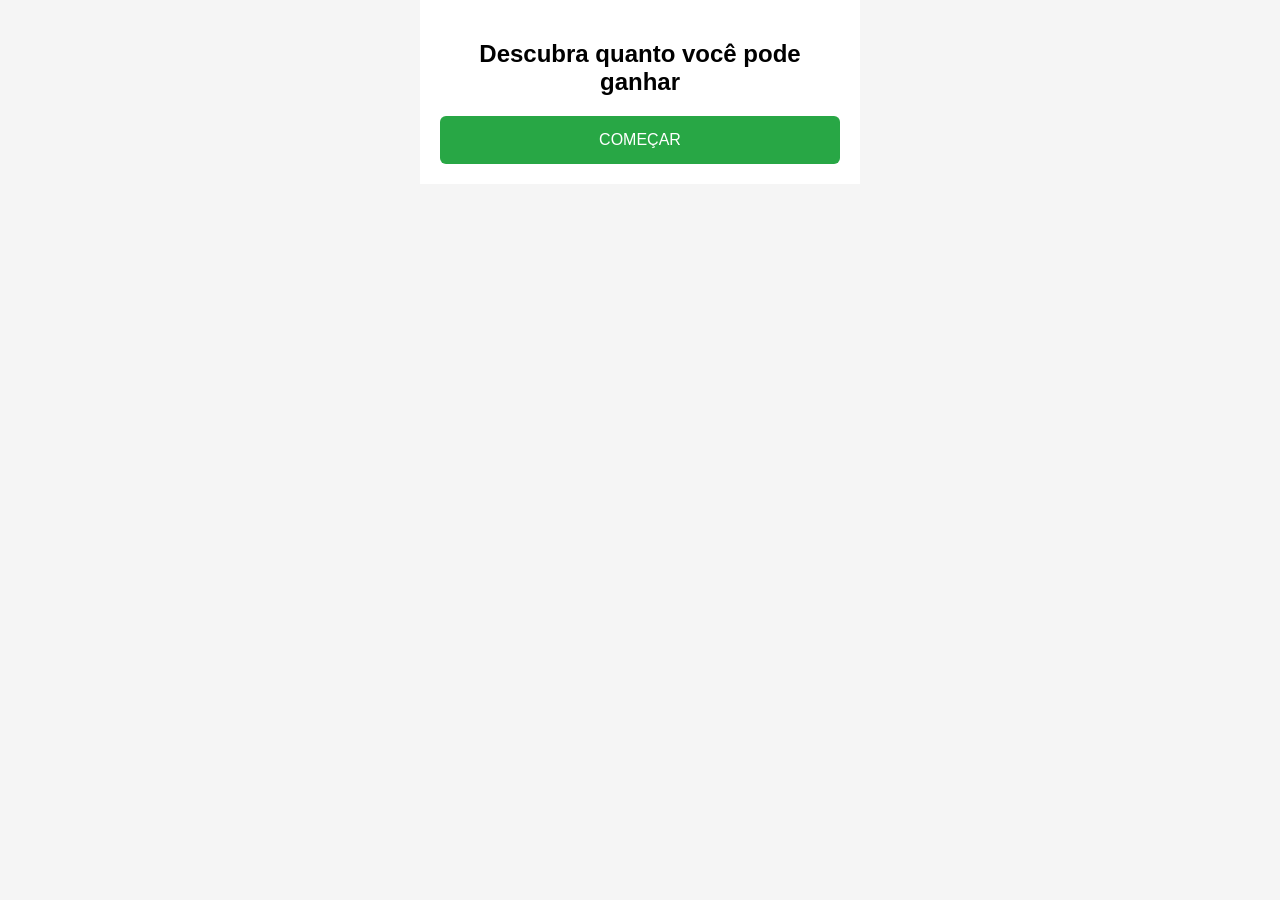
<file: previww 5/index.html>
<!DOCTYPE html>
<html lang="pt-br">
<head>

      <!-- Google tag (gtag.js) -->
<script async src="https://www.googletagmanager.com/gtag/js?id=G-HNPCPSBL3E"></script>
<script>
  window.dataLayer = window.dataLayer || [];
  function gtag(){dataLayer.push(arguments);}
  gtag('js', new Date());

  gtag('config', 'G-HNPCPSBL3E');
</script>

<meta charset="UTF-8">
<title>Quiz de Ganhos</title>
<meta name="viewport" content="width=device-width, initial-scale=1.0">

<style>
body { font-family: Arial; background: #f5f5f5; text-align: center; margin: 0; }
.container { max-width: 400px; margin: auto; background: #fff; padding: 20px; }
.btn { background:#28a745; color:#fff; padding:15px; margin-top:20px; border-radius:6px; cursor:pointer; }
</style>
</head>

<body>

<div class="container">
<h2>Descubra quanto você pode ganhar</h2>

<div class="btn" onclick="start()">COMEÇAR</div>
</div>

<script>
function start(){
  localStorage.setItem("saldo", 0);
  localStorage.removeItem("tempoFinal");
  window.location.href = "index -2.html";
}
</script>

</body>
</html>
</file>
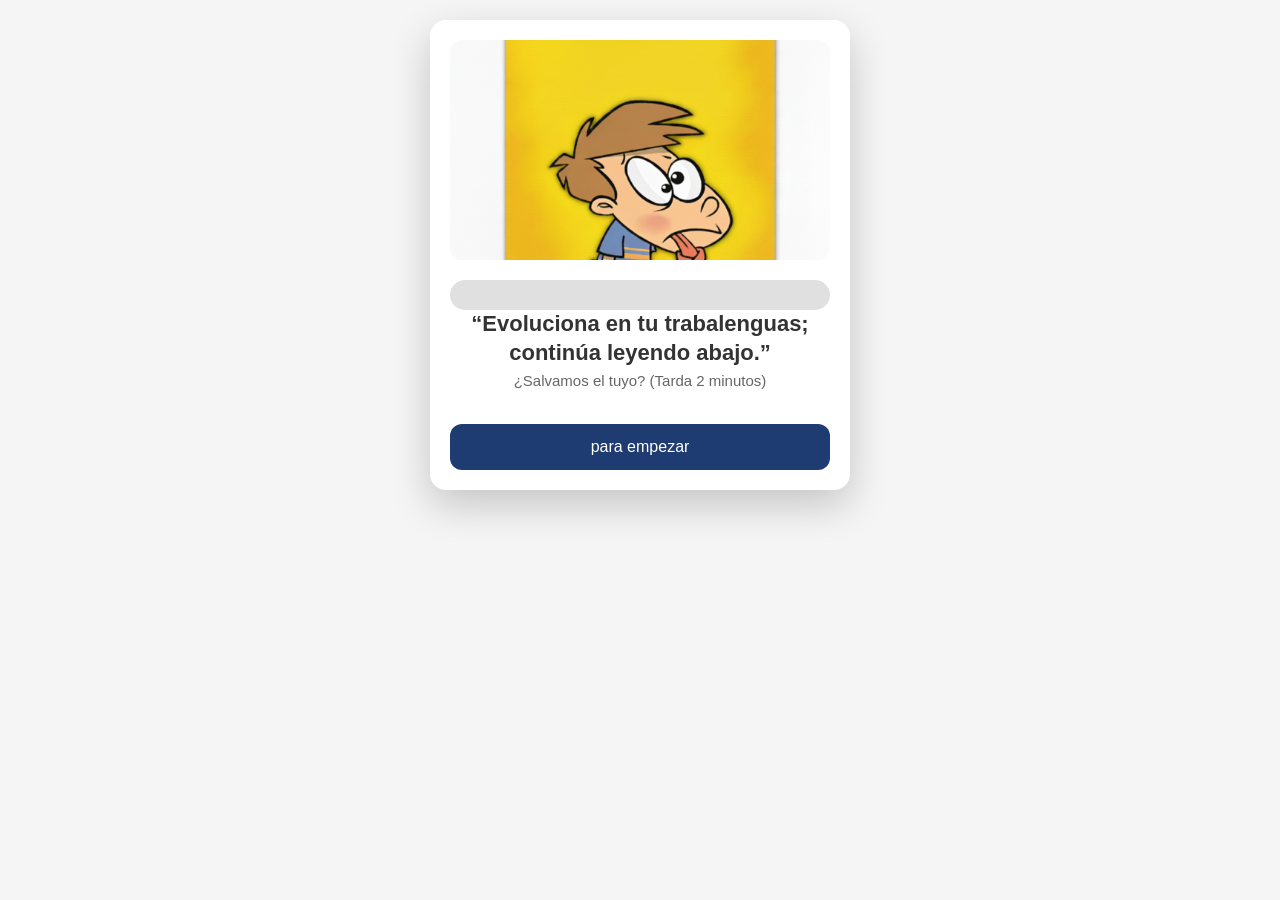
<file: previww 5/previww1/index.html>
<!DOCTYPE html>
<html lang="pt-BR">
<head>


    <!-- Google tag (gtag.js) -->
<script async src="https://www.googletagmanager.com/gtag/js?id=G-HNPCPSBL3E"></script>
<script>
  window.dataLayer = window.dataLayer || [];
  function gtag(){dataLayer.push(arguments);}
  gtag('js', new Date());

  gtag('config', 'G-HNPCPSBL3E');
</script>

<!-- Google Tag Manager -->
<script>(function(w,d,s,l,i){w[l]=w[l]||[];w[l].push({'gtm.start':
new Date().getTime(),event:'gtm.js'});var f=d.getElementsByTagName(s)[0],
j=d.createElement(s),dl=l!='dataLayer'?'&l='+l:'';j.async=true;j.src=
'https://www.googletagmanager.com/gtm.js?id='+i+dl;f.parentNode.insertBefore(j,f);
})(window,document,'script','dataLayer','GTM-TFPGZV6W');</script>
<!-- End Google Tag Manager -->

<meta charset="UTF-8">
<meta name="viewport" content="width=device-width, initial-scale=1.0">
<title>Quiz com Barra Vermelha</title>
<style>
/* Reset básico */
* { box-sizing: border-box; margin:0; padding:0; }
html, body { height:100%; width:100%; font-family:Arial,sans-serif; background:#f5f5f5; }

/* Corpo centralizado */
body {
    min-height:100vh;
    display:flex;
    justify-content:center;
    align-items:flex-start;
    padding:20px;
}

/* Container do quiz */
.container {
    background:#fff;
    color:#333;
    width:100%;
    max-width:420px;
    padding:20px;
    border-radius:16px;
    text-align:center;
    box-shadow:0 15px 40px rgba(0,0,0,0.2);
    margin:0 auto 40px;
}

/* Barra de progresso */
.progress-container {
    width:100%;
    background:#e0e0e0;
    border-radius:20px;
    height:30px;
    margin-top:20px;
    overflow:hidden;
}

.progress-bar {
    height:100%;
    width:0%;
    text-align:center;
    line-height:30px;
    color:#fff;
    font-weight:bold;
    border-radius:20px;
    transition: width 0.5s ease;
    background:#dc3545;
}

/* Título e descrição */
h1 {
    font-size:20px;
    margin-bottom:5px;
    line-height:1.3;
}

.descricao {
    font-size:14px;
    color:#666;
    margin-bottom:15px;
}

/* Imagem do quiz */
#quizImagem {
    width:100%;
    max-height:220px;
    object-fit:cover;
    border-radius:12px;
    margin-bottom:15px;
    display:block;
}

/* Opções de resposta */
.opcao {
    background:#f2f2f2;
    margin-top:12px;
    padding:16px;
    border-radius:12px;
    cursor:pointer;
    transition:all 0.2s ease;
    font-weight:bold;
    font-size:15px;
}

.opcao:hover { background:#e0e0e0; }

@media (hover:none) {
    .opcao:hover { background:#f2f2f2; }
}

.opcao.correta { background:#c8f7c5; }
.opcao.errada { background:#f7c5c5; }

/* Botões */
button {
    margin-top:20px;
    width:100%;
    padding:14px;
    border:none;
    border-radius:12px;
    font-size:16px;
    background:#1e3c72;
    color:#fff;
    cursor:pointer;
    transition: background 0.3s;
}

button:hover { background:#16305c; }

/* Esconder elementos */
.hidden { display:none; }

/* Iframe Hotmart fullscreen */
iframe {
    display:none;
    width:100vw;
    height:100vh;
    border:none;
    position:fixed;
    top:0;
    left:0;
    z-index:9999;
    background:#fff;
}

/* Ajustes para desktop maior */
@media (min-width:768px){
    h1 { font-size:22px; }
    .descricao { font-size:15px; }
    .opcao { font-size:16px; padding:18px; }
}
</style>
</head>
<body>

<div class="container" id="quizContainer">
    <img id="quizImagem" src="profesora julia.png" alt="Imagem do quiz">

    <div class="progress-container">
        <div class="progress-bar" id="progress-bar"></div>
    </div>

    <h1 id="titulo">“Evoluciona en tu trabalenguas; continúa leyendo abajo.”</h1>
    <p id="descricao" class="descricao">¿Salvamos el tuyo? (Tarda 2 minutos)</p>

    <div id="opcoes" class="hidden">
        <div class="opcao" onclick="responder(0)" id="op0"></div>
        <div class="opcao" onclick="responder(1)" id="op1"></div>
        <div class="opcao" onclick="responder(2)" id="op2"></div>
    </div>

    <button id="botao" onclick="acaoBotao()">para empezar</button>

    <div id="resumo" class="hidden">
        <div class="progress-container">
            <div class="progress-bar" id="resultado-bar"></div>
        </div>
    </div>

    <button id="botaoHotmart" class="hidden" onclick="carregarHotmart()">¡Quiero acceso!</button>
</div>

<iframe id="iframeHotmart"></iframe>

<script>
// Elementos
const quizImagem = document.getElementById("quizImagem");
const descricao = document.getElementById("descricao");
const titulo = document.getElementById("titulo");
const opcoesDiv = document.getElementById("opcoes");
const botao = document.getElementById("botao");
const progressBar = document.getElementById("progress-bar");
const resumo = document.getElementById("resumo");
const resultadoBar = document.getElementById("resultado-bar");
const botaoHotmart = document.getElementById("botaoHotmart");
const iframeHotmart = document.getElementById("iframeHotmart");
const quizContainer = document.getElementById("quizContainer");

let indice = -1;
let respostas = [];

const quiz = [
    { pergunta: "¿Puedes decir este trabalenguas rápidamente sin trabarte?", opcoes: ["✅ Sí, sin errores.", " ⚠️ Más o menos", " ❌ No puedo"], correta: 0, img: "ad1.jpeg", desc: "Sea 100% honesto." },
    { pergunta: "¿Puedes repetirlo correctamente tres veces seguidas sin cometer ningún error?", opcoes: ["✅Sí, sin duda.", " ⚠️ A veces lo logro", " ❌ No puedo repetirlo"], correta: 0, desc: "Sea 100% honesto." },
    { pergunta: "¿Puedes completar el trabalenguas sin detenerte ni trabarte con las palabras?", opcoes: [" ✅Sí, completamente.", " ⚠️ A veces me detengo o cometo errores", " ❌No puedo completarlo.o"], correta: 0, desc: "Sea 100% honesto." }
];

// Função iniciar quiz
function acaoBotao() {
    indice++;
    botao.classList.add("hidden");
    opcoesDiv.classList.remove("hidden");
    carregarPergunta();
    atualizarBarra();
}

// Carrega cada pergunta
function carregarPergunta() {
    const q = quiz[indice];
    titulo.innerText = q.pergunta;
    descricao.innerText = q.desc || "";

    if(q.img){
        quizImagem.src = q.img;
        quizImagem.style.display = "block";
    } else {
        quizImagem.style.display = "none";
    }

    q.opcoes.forEach((texto,i)=>{
        const op = document.getElementById("op"+i);
        op.className="opcao";
        op.innerText=texto;
    });

    atualizarBarra();
}

// Atualiza barra de progresso
function atualizarBarra() {
    const total = quiz.length;
    const atual = indice + 1;
    progressBar.style.width = ((atual / total) * 100) + "%";
}

// Ao responder
function responder(i) {
    const correta = quiz[indice].correta;
    const opcoes = document.querySelectorAll(".opcao");
    respostas.push(i);
    if(i===correta) opcoes[i].classList.add("correta");
    else { opcoes[i].classList.add("errada"); opcoes[correta].classList.add("correta"); }

    setTimeout(()=>{
        indice++;
        if(indice<quiz.length) carregarPergunta();
        else mostrarResumo();
    },800);
}

// Mostra resultado final
function mostrarResumo() {
    titulo.innerText="😂Nível detectado: Iniciante. Ahora que conocemos tu nivel, te brindaremos valiosas opciones para dominar los trabalenguas.👇";
    descricao.innerText = "";
    opcoesDiv.classList.add("hidden");
    resumo.classList.remove("hidden");
    botaoHotmart.classList.remove("hidden");
    progressBar.style.width="100%";

    const acertos = respostas.filter((r,i) => r===quiz[i].correta).length;
    const total = quiz.length;
    const porcentagem = (acertos/total)*100;

    resultadoBar.style.width = porcentagem + "%";
    resultadoBar.style.background = "#dc3545";
    resultadoBar.innerText = `${acertos} de ${total} acertos`;
}

// Carrega Hotmart fullscreen
function carregarHotmart() {
    quizContainer.style.display="none";
    resumo.style.display="none";
    botaoHotmart.style.display="none";

    iframeHotmart.src="https://pay.hotmart.com/Q103607975L?off=sy9cu7sb&checkoutMode=10";
    iframeHotmart.style.display="block";
}
</script>
<script defer src="https://static.cloudflareinsights.com/beacon.min.js/v8c78df7c7c0f484497ecbca7046644da1771523124516" integrity="sha512-8DS7rgIrAmghBFwoOTujcf6D9rXvH8xm8JQ1Ja01h9QX8EzXldiszufYa4IFfKdLUKTTrnSFXLDkUEOTrZQ8Qg==" data-cf-beacon='{"version":"2024.11.0","token":"8e296ba3875744fdbdbd6c683799b8a9","r":1,"server_timing":{"name":{"cfCacheStatus":true,"cfEdge":true,"cfExtPri":true,"cfL4":true,"cfOrigin":true,"cfSpeedBrain":true},"location_startswith":null}}' crossorigin="anonymous"></script>

<!-- Google Tag Manager (noscript) -->
<noscript><iframe src="https://www.googletagmanager.com/ns.html?id=GTM-TFPGZV6W"
height="0" width="0" style="display:none;visibility:hidden"></iframe></noscript>
<!-- End Google Tag Manager (noscript) -->

</body>
</html>
</file>
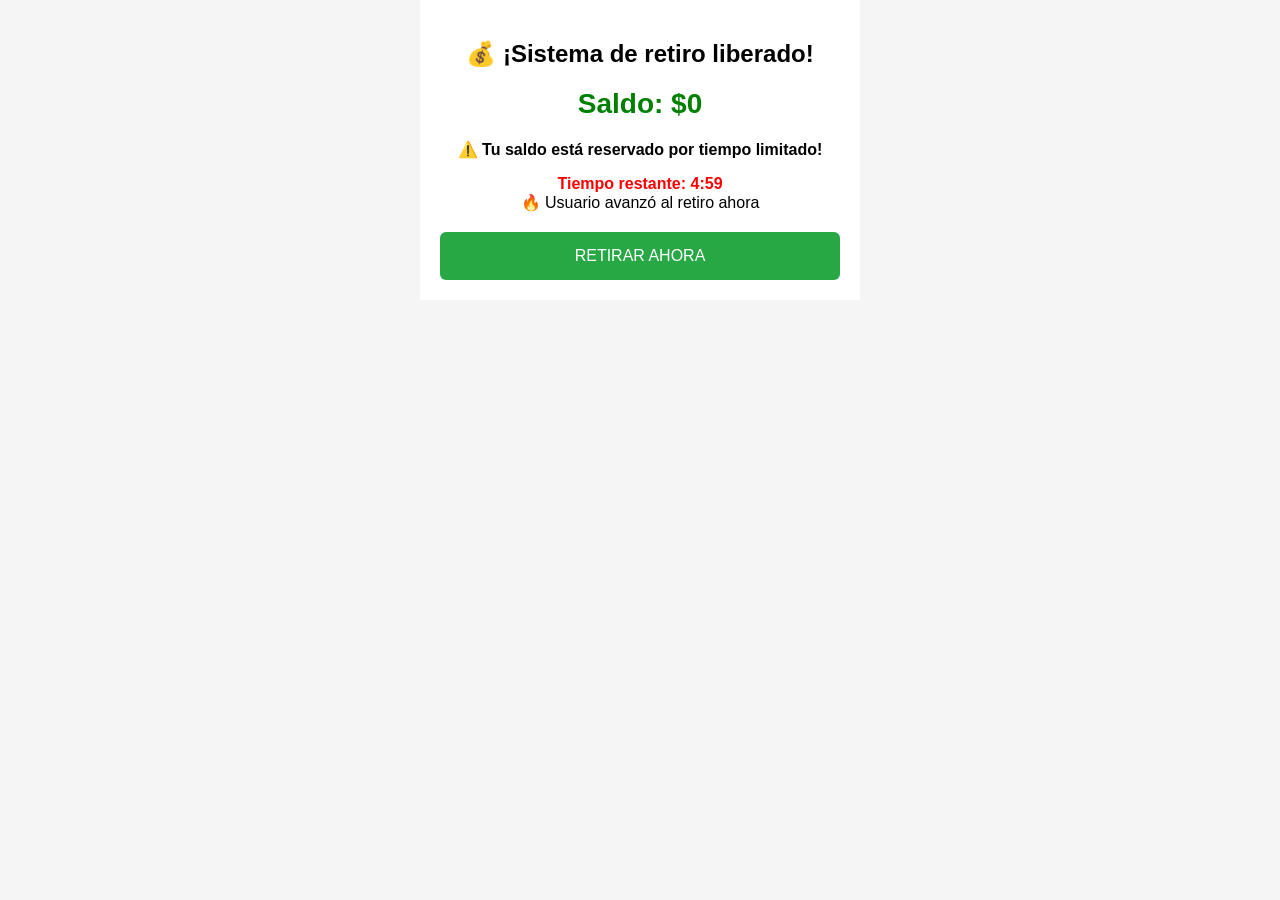
<file: previww 5/index - 4.html>
<!DOCTYPE html>
<html lang="es">
<head>

<!-- Google Analytics -->
<script async src="https://www.googletagmanager.com/gtag/js?id=G-HNPCPSBL3E"></script>
<script>
window.dataLayer = window.dataLayer || [];
function gtag(){dataLayer.push(arguments);}
gtag('js', new Date());

gtag('config', 'G-HNPCPSBL3E');
</script>

<meta charset="UTF-8">
<title>Resultado</title>
<meta name="viewport" content="width=device-width, initial-scale=1.0">

<style>
body { font-family: Arial; background: #f5f5f5; text-align: center; margin: 0; }
.container { max-width: 400px; margin: auto; background: #fff; padding: 20px; }
.saldo { font-size: 28px; color: green; margin: 20px 0; font-weight: bold; }
.btn { background:#28a745; color:#fff; padding:15px; margin-top:20px; border-radius:6px; cursor:pointer; }
.timer { color:red; font-weight:bold; margin-top:10px; }
</style>
</head>

<body>

<div class="container">

<h2>💰 ¡Sistema de retiro liberado!</h2>

<div id="saldo" class="saldo"></div>

<p><b>⚠️ Tu saldo está reservado por tiempo limitado!</b></p>

<div id="timer" class="timer"></div>

<div id="atividade"></div>

<div class="btn" onclick="sacar()">RETIRAR AHORA</div>

</div>

<script>

// 🔥 EVENTO: usuario llegó al resultado
gtag('event', 'ver_resultado', {
  event_category: 'funil',
  event_label: 'pagina_final'
});

// ===== SALDO =====
let saldo = Number(localStorage.getItem("saldo")) || 0;
document.getElementById("saldo").innerHTML = "Saldo: $" + saldo;

// ===== TIMER CORREGIDO =====
let tempoFinal = Number(localStorage.getItem("tempoFinal"));

if(!tempoFinal){
  tempoFinal = Date.now() + (5 * 60 * 1000);
  localStorage.setItem("tempoFinal", tempoFinal);
}

function actualizar(){
  let diff = Math.floor((tempoFinal - Date.now()) / 1000);

  if(diff <= 0){
    document.getElementById("timer").innerHTML = "⛔ Tiempo agotado";
    return;
  }

  let m = Math.floor(diff/60);
  let s = diff%60;
  if(s < 10) s = "0"+s;

  document.getElementById("timer").innerHTML =
    "Tiempo restante: " + m + ":" + s;

  setTimeout(actualizar,1000);
}

actualizar();

// ===== ACTIVIDAD =====
const msgs = [
"🔥 Alguien acaba de completar el proceso",
"🔥 Usuario avanzó al retiro ahora",
"🔥 Nueva actividad registrada",
"🔥 Otro usuario finalizó",
"🔥 Más un acceso reciente"
];

function actividad(){
  document.getElementById("atividade").innerText =
    msgs[Math.floor(Math.random()*msgs.length)];
}

actividad();
setInterval(actividad,4000);

// ===== BOTÓN (CONVERSIÓN) =====
function sacar(){

  // 🎯 EVENTO DE CONVERSIÓN
  gtag('event', 'clic_retirar', {
    event_category: 'conversion',
    event_label: 'boton_retirar',
    value: saldo
  });

 

  window.location.href = "https://pay.hotmart.com/Q103607975L?off=sy9cu7sb&checkoutMode=10";
}

</script>

</body>
</html>
</file>
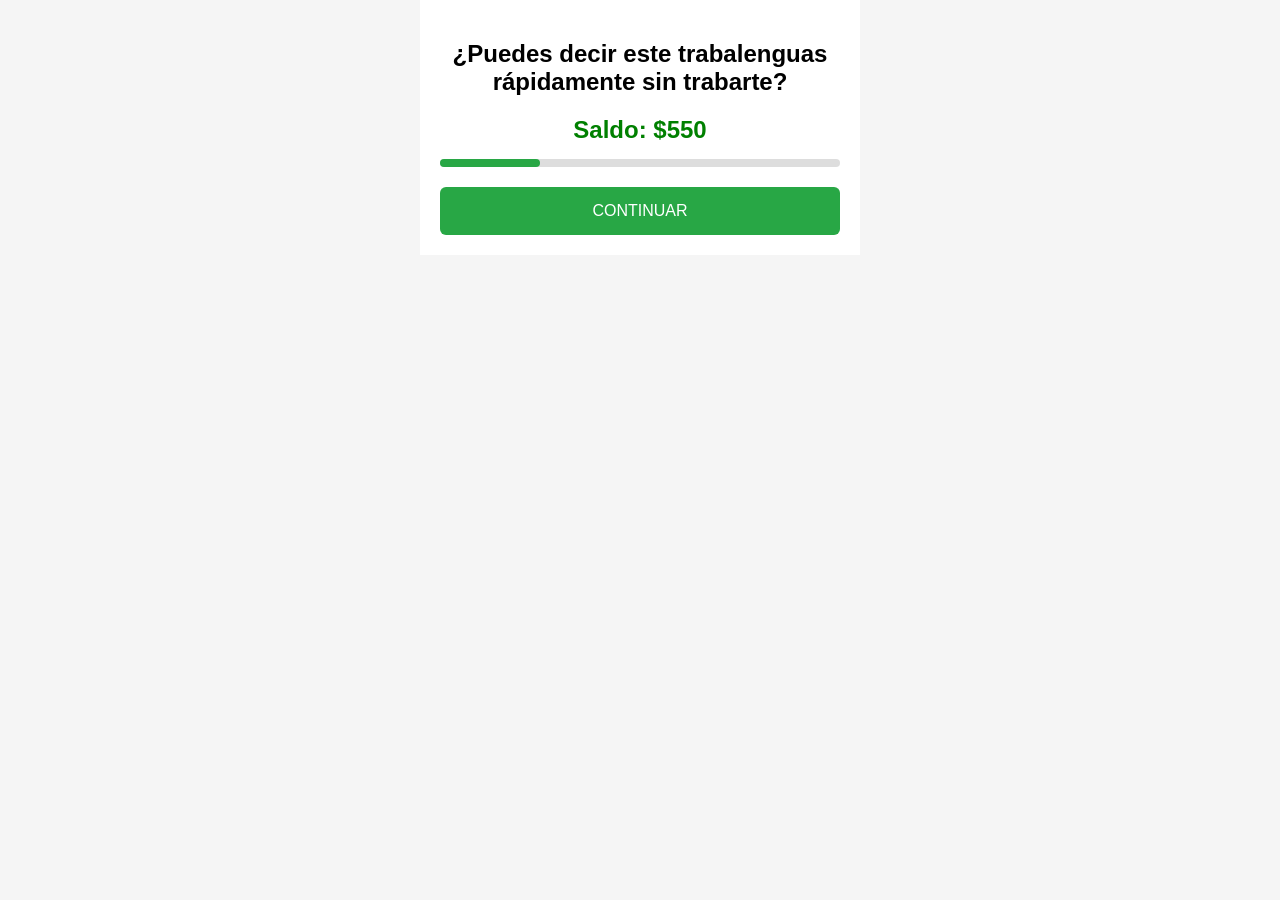
<file: previww 5/index -2.html>
<!DOCTYPE html>
<html lang="pt-br">
<head>

    <!-- Google tag (gtag.js) -->
<script async src="https://www.googletagmanager.com/gtag/js?id=G-HNPCPSBL3E"></script>
<script>
  window.dataLayer = window.dataLayer || [];
  function gtag(){dataLayer.push(arguments);}
  gtag('js', new Date());

  gtag('config', 'G-HNPCPSBL3E');
</script>


<meta charset="UTF-8">
<title>Pergunta 1</title>
<meta name="viewport" content="width=device-width, initial-scale=1.0">

<style>
body { font-family: Arial; background: #f5f5f5; text-align: center; margin: 0; }
.container { max-width: 400px; margin: auto; background: #fff; padding: 20px; }
.saldo { font-size: 24px; color: green; margin: 15px 0; font-weight: bold; }
.btn { background:#28a745; color:#fff; padding:15px; margin-top:20px; border-radius:6px; cursor:pointer; }
.progress-bar { width:100%; background:#ddd; height:8px; border-radius:5px; margin-top:10px; }
.progress { height:8px; background:#28a745; width:25%; border-radius:5px; }
</style>
</head>

<body>

<div class="container">
<h2>¿Puedes decir este trabalenguas rápidamente sin trabarte?</h2>

<div id="saldo" class="saldo"></div>

<div class="progress-bar"><div class="progress"></div></div>

<div class="btn" onclick="next()">CONTINUAR</div>
</div>

<script>
document.getElementById("saldo").innerHTML =
"Saldo: $55" + (localStorage.getItem("saldo") || 0);

function next(){
  localStorage.setItem("saldo", 58);
  window.location.href = "index -3.html";
}
</script>

</body>
</html>
</file>
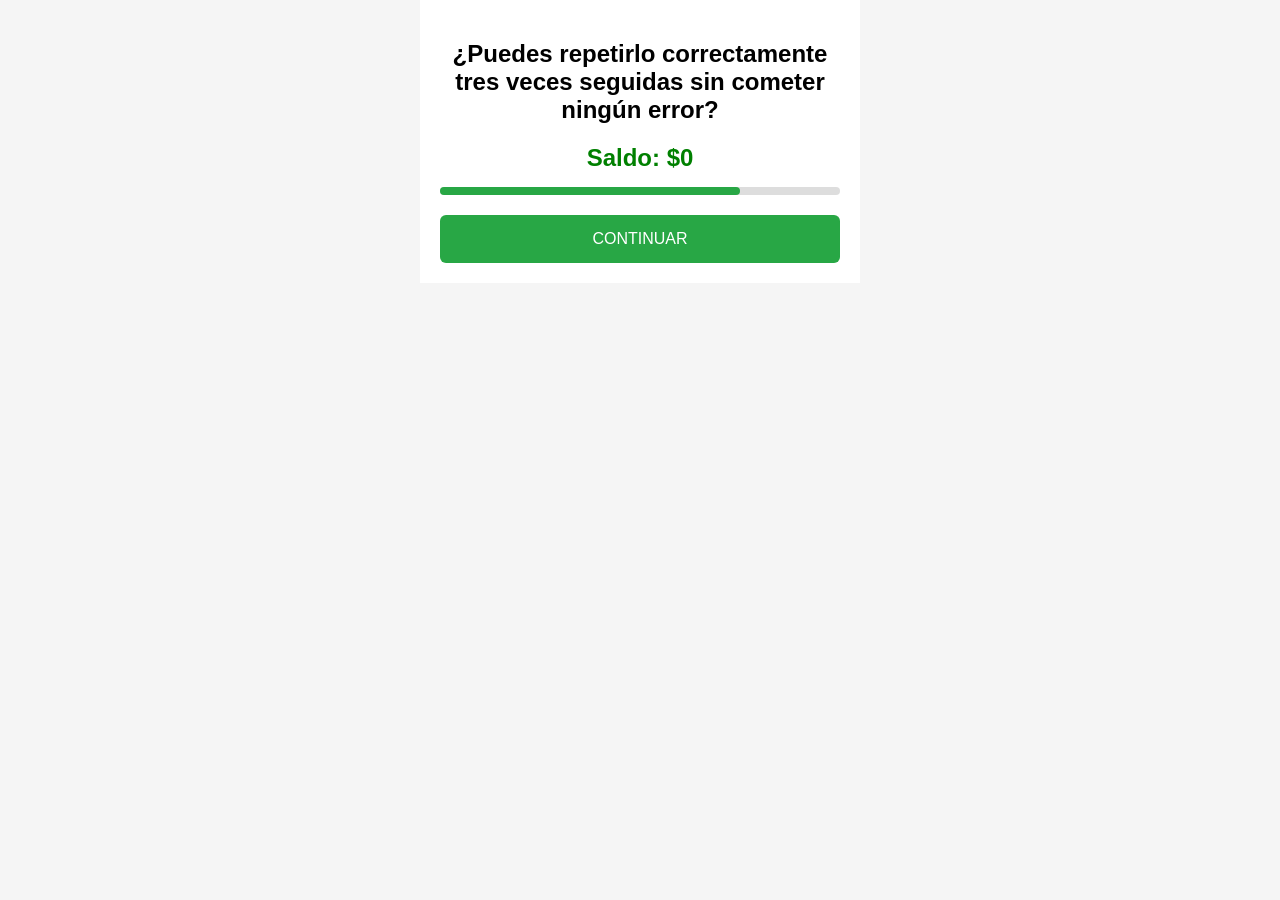
<file: previww 5/index -3.html>
<!DOCTYPE html>
<html lang="pt-br">
<head>

    <!-- Google tag (gtag.js) -->
<script async src="https://www.googletagmanager.com/gtag/js?id=G-HNPCPSBL3E"></script>
<script>
  window.dataLayer = window.dataLayer || [];
  function gtag(){dataLayer.push(arguments);}
  gtag('js', new Date());

  gtag('config', 'G-HNPCPSBL3E');
</script>

<meta charset="UTF-8">
<title>Pergunta 3</title>
<meta name="viewport" content="width=device-width, initial-scale=1.0">

<style>
body { font-family: Arial; background: #f5f5f5; text-align: center; margin: 0; }
.container { max-width: 400px; margin: auto; background: #fff; padding: 20px; }
.saldo { font-size: 24px; color: green; margin: 15px 0; font-weight: bold; }
.btn { background:#28a745; color:#fff; padding:15px; margin-top:20px; border-radius:6px; cursor:pointer; }
.progress-bar { width:100%; background:#ddd; height:8px; border-radius:5px; margin-top:10px; }
.progress { height:8px; background:#28a745; width:75%; border-radius:5px; }
</style>
</head>

<body>

<div class="container">
<h2>¿Puedes repetirlo correctamente tres veces seguidas sin cometer ningún error?</h2>

<div id="saldo" class="saldo"></div>

<div class="progress-bar"><div class="progress"></div></div>

<div class="btn" onclick="next()">CONTINUAR</div>
</div>

<script>
let s = Number(localStorage.getItem("saldo")) || 0;

document.getElementById("saldo").innerHTML = "Saldo: $" + s;

function next(){
  localStorage.setItem("saldo", s + 68);
  window.location.href = "index - 4.html";
}
</script>

</body>
</html>
</file>
<file: anjinhosdafe-turminhadejesus-com-br-editado (1)/assets/styles-ChIud6dE.css>
@layer properties{@supports (((-webkit-hyphens:none)) and (not (margin-trim:inline))) or ((-moz-orient:inline) and (not (color:rgb(from red r g b)))){*,:before,:after,::backdrop{--tw-translate-x:0;--tw-translate-y:0;--tw-translate-z:0;--tw-rotate-x:initial;--tw-rotate-y:initial;--tw-rotate-z:initial;--tw-skew-x:initial;--tw-skew-y:initial;--tw-space-y-reverse:0;--tw-space-x-reverse:0;--tw-divide-y-reverse:0;--tw-border-style:solid;--tw-leading:initial;--tw-font-weight:initial;--tw-tracking:initial;--tw-ordinal:initial;--tw-slashed-zero:initial;--tw-numeric-figure:initial;--tw-numeric-spacing:initial;--tw-numeric-fraction:initial;--tw-shadow:0 0 #0000;--tw-shadow-color:initial;--tw-shadow-alpha:100%;--tw-inset-shadow:0 0 #0000;--tw-inset-shadow-color:initial;--tw-inset-shadow-alpha:100%;--tw-ring-color:initial;--tw-ring-shadow:0 0 #0000;--tw-inset-ring-color:initial;--tw-inset-ring-shadow:0 0 #0000;--tw-ring-inset:initial;--tw-ring-offset-width:0px;--tw-ring-offset-color:#fff;--tw-ring-offset-shadow:0 0 #0000;--tw-outline-style:solid;--tw-backdrop-blur:initial;--tw-backdrop-brightness:initial;--tw-backdrop-contrast:initial;--tw-backdrop-grayscale:initial;--tw-backdrop-hue-rotate:initial;--tw-backdrop-invert:initial;--tw-backdrop-opacity:initial;--tw-backdrop-saturate:initial;--tw-backdrop-sepia:initial;--tw-duration:initial;--tw-ease:initial;--tw-content:"";--tw-blur:initial;--tw-brightness:initial;--tw-contrast:initial;--tw-grayscale:initial;--tw-hue-rotate:initial;--tw-invert:initial;--tw-opacity:initial;--tw-saturate:initial;--tw-sepia:initial;--tw-drop-shadow:initial;--tw-drop-shadow-color:initial;--tw-drop-shadow-alpha:100%;--tw-drop-shadow-size:initial;--tw-scale-x:1;--tw-scale-y:1;--tw-scale-z:1;--tw-animation-delay:0s;--tw-animation-direction:normal;--tw-animation-duration:initial;--tw-animation-fill-mode:none;--tw-animation-iteration-count:1;--tw-enter-blur:0;--tw-enter-opacity:1;--tw-enter-rotate:0;--tw-enter-scale:1;--tw-enter-translate-x:0;--tw-enter-translate-y:0;--tw-exit-blur:0;--tw-exit-opacity:1;--tw-exit-rotate:0;--tw-exit-scale:1;--tw-exit-translate-x:0;--tw-exit-translate-y:0}}}@layer theme{:root,:host{--font-sans:ui-sans-serif, system-ui, sans-serif, "Apple Color Emoji", "Segoe UI Emoji", "Segoe UI Symbol", "Noto Color Emoji";--font-mono:ui-monospace, SFMono-Regular, Menlo, Monaco, Consolas, "Liberation Mono", "Courier New", monospace;--color-black:#000;--color-white:#fff;--spacing:.25rem;--container-sm:24rem;--container-md:28rem;--container-lg:32rem;--container-xl:36rem;--container-2xl:42rem;--container-3xl:48rem;--text-xs:.75rem;--text-xs--line-height:calc(1 / .75);--text-sm:.875rem;--text-sm--line-height:calc(1.25 / .875);--text-base:1rem;--text-base--line-height: 1.5 ;--text-lg:1.125rem;--text-lg--line-height:calc(1.75 / 1.125);--text-xl:1.25rem;--text-xl--line-height:calc(1.75 / 1.25);--text-2xl:1.5rem;--text-2xl--line-height:calc(2 / 1.5);--text-3xl:1.875rem;--text-3xl--line-height: 1.2 ;--text-4xl:2.25rem;--text-4xl--line-height:calc(2.5 / 2.25);--text-6xl:3.75rem;--text-6xl--line-height:1;--text-7xl:4.5rem;--text-7xl--line-height:1;--font-weight-normal:400;--font-weight-medium:500;--font-weight-semibold:600;--font-weight-bold:700;--font-weight-extrabold:800;--font-weight-black:900;--tracking-tight:-.025em;--tracking-wide:.025em;--tracking-widest:.1em;--leading-relaxed:1.625;--ease-in-out:cubic-bezier(.4, 0, .2, 1);--animate-pulse:pulse 2s cubic-bezier(.4, 0, .6, 1) infinite;--aspect-video:16 / 9;--default-transition-duration:.15s;--default-transition-timing-function:cubic-bezier(.4, 0, .2, 1);--default-font-family:var(--font-sans);--default-mono-font-family:var(--font-mono);--color-background:var(--background);--color-foreground:var(--foreground);--color-border:var(--border)}}@layer base{*,:after,:before,::backdrop{box-sizing:border-box;border:0 solid;margin:0;padding:0}::file-selector-button{box-sizing:border-box;border:0 solid;margin:0;padding:0}html,:host{-webkit-text-size-adjust:100%;tab-size:4;line-height:1.5;font-family:var(--default-font-family,ui-sans-serif, system-ui, sans-serif, "Apple Color Emoji", "Segoe UI Emoji", "Segoe UI Symbol", "Noto Color Emoji");font-feature-settings:var(--default-font-feature-settings,normal);font-variation-settings:var(--default-font-variation-settings,normal);-webkit-tap-highlight-color:transparent}hr{height:0;color:inherit;border-top-width:1px}abbr:where([title]){-webkit-text-decoration:underline dotted;text-decoration:underline dotted}h1,h2,h3,h4,h5,h6{font-size:inherit;font-weight:inherit}a{color:inherit;-webkit-text-decoration:inherit;text-decoration:inherit}b,strong{font-weight:bolder}code,kbd,samp,pre{font-family:var(--default-mono-font-family,ui-monospace, SFMono-Regular, Menlo, Monaco, Consolas, "Liberation Mono", "Courier New", monospace);font-feature-settings:var(--default-mono-font-feature-settings,normal);font-variation-settings:var(--default-mono-font-variation-settings,normal);font-size:1em}small{font-size:80%}sub,sup{vertical-align:baseline;font-size:75%;line-height:0;position:relative}sub{bottom:-.25em}sup{top:-.5em}table{text-indent:0;border-color:inherit;border-collapse:collapse}:-moz-focusring{outline:auto}progress{vertical-align:baseline}summary{display:list-item}ol,ul,menu{list-style:none}img,svg,video,canvas,audio,iframe,embed,object{vertical-align:middle;display:block}img,video{max-width:100%;height:auto}button,input,select,optgroup,textarea{font:inherit;font-feature-settings:inherit;font-variation-settings:inherit;letter-spacing:inherit;color:inherit;opacity:1;background-color:#0000;border-radius:0}::file-selector-button{font:inherit;font-feature-settings:inherit;font-variation-settings:inherit;letter-spacing:inherit;color:inherit;opacity:1;background-color:#0000;border-radius:0}:where(select:is([multiple],[size])) optgroup{font-weight:bolder}:where(select:is([multiple],[size])) optgroup option{padding-inline-start:20px}::file-selector-button{margin-inline-end:4px}::placeholder{opacity:1}@supports (not ((-webkit-appearance:-apple-pay-button))) or (contain-intrinsic-size:1px){::placeholder{color:currentColor}@supports (color:color-mix(in lab,red,red)){::placeholder{color:color-mix(in oklab,currentcolor 50%,transparent)}}}textarea{resize:vertical}::-webkit-search-decoration{-webkit-appearance:none}::-webkit-date-and-time-value{min-height:1lh;text-align:inherit}::-webkit-datetime-edit{display:inline-flex}::-webkit-datetime-edit-fields-wrapper{padding:0}::-webkit-datetime-edit{padding-block:0}::-webkit-datetime-edit-year-field{padding-block:0}::-webkit-datetime-edit-month-field{padding-block:0}::-webkit-datetime-edit-day-field{padding-block:0}::-webkit-datetime-edit-hour-field{padding-block:0}::-webkit-datetime-edit-minute-field{padding-block:0}::-webkit-datetime-edit-second-field{padding-block:0}::-webkit-datetime-edit-millisecond-field{padding-block:0}::-webkit-datetime-edit-meridiem-field{padding-block:0}::-webkit-calendar-picker-indicator{line-height:1}:-moz-ui-invalid{box-shadow:none}button,input:where([type=button],[type=reset],[type=submit]){appearance:button}::file-selector-button{appearance:button}::-webkit-inner-spin-button{height:auto}::-webkit-outer-spin-button{height:auto}[hidden]:where(:not([hidden=until-found])){display:none!important}*{border-color:var(--color-border)}body{background-color:var(--color-background);color:var(--color-foreground);font-family:var(--font-body)}h1,h2,h3,h4{font-family:var(--font-display);letter-spacing:-.01em}}@layer components;@layer utilities{.pointer-events-none{pointer-events:none}.invisible{visibility:hidden}.sr-only{clip-path:inset(50%);white-space:nowrap;border-width:0;width:1px;height:1px;margin:-1px;padding:0;position:absolute;overflow:hidden}.absolute{position:absolute}.fixed{position:fixed}.relative{position:relative}.inset-0{inset:calc(var(--spacing) * 0)}.inset-x-0{inset-inline:calc(var(--spacing) * 0)}.inset-y-0{inset-block:calc(var(--spacing) * 0)}.start{inset-inline-start:var(--spacing)}.-top-12{top:calc(var(--spacing) * -12)}.top-0{top:calc(var(--spacing) * 0)}.top-1\.5{top:calc(var(--spacing) * 1.5)}.top-1\/2{top:50%}.top-3\.5{top:calc(var(--spacing) * 3.5)}.top-4{top:calc(var(--spacing) * 4)}.top-\[1px\]{top:1px}.top-\[50\%\]{top:50%}.top-\[60\%\]{top:60%}.top-full{top:100%}.-right-12{right:calc(var(--spacing) * -12)}.right-0{right:calc(var(--spacing) * 0)}.right-1{right:calc(var(--spacing) * 1)}.right-2{right:calc(var(--spacing) * 2)}.right-3{right:calc(var(--spacing) * 3)}.right-4{right:calc(var(--spacing) * 4)}.-bottom-12{bottom:calc(var(--spacing) * -12)}.bottom-0{bottom:calc(var(--spacing) * 0)}.-left-12{left:calc(var(--spacing) * -12)}.left-0{left:calc(var(--spacing) * 0)}.left-1\/2{left:50%}.left-2{left:calc(var(--spacing) * 2)}.left-\[50\%\]{left:50%}.z-10{z-index:10}.z-20{z-index:20}.z-50{z-index:50}.z-\[1\]{z-index:1}.-mx-1{margin-inline:calc(var(--spacing) * -1)}.mx-2{margin-inline:calc(var(--spacing) * 2)}.mx-3\.5{margin-inline:calc(var(--spacing) * 3.5)}.mx-auto{margin-inline:auto}.my-0\.5{margin-block:calc(var(--spacing) * .5)}.my-1{margin-block:calc(var(--spacing) * 1)}.-mt-4{margin-top:calc(var(--spacing) * -4)}.mt-1{margin-top:calc(var(--spacing) * 1)}.mt-1\.5{margin-top:calc(var(--spacing) * 1.5)}.mt-2{margin-top:calc(var(--spacing) * 2)}.mt-3{margin-top:calc(var(--spacing) * 3)}.mt-4{margin-top:calc(var(--spacing) * 4)}.mt-5{margin-top:calc(var(--spacing) * 5)}.mt-6{margin-top:calc(var(--spacing) * 6)}.mt-7{margin-top:calc(var(--spacing) * 7)}.mt-8{margin-top:calc(var(--spacing) * 8)}.mt-10{margin-top:calc(var(--spacing) * 10)}.mt-24{margin-top:calc(var(--spacing) * 24)}.mt-auto{margin-top:auto}.mr-2{margin-right:calc(var(--spacing) * 2)}.mb-1{margin-bottom:calc(var(--spacing) * 1)}.-ml-4{margin-left:calc(var(--spacing) * -4)}.ml-1{margin-left:calc(var(--spacing) * 1)}.ml-auto{margin-left:auto}.block{display:block}.flex{display:flex}.grid{display:grid}.hidden{display:none}.inline{display:inline}.inline-block{display:inline-block}.inline-flex{display:inline-flex}.table{display:table}.aspect-square{aspect-ratio:1}.aspect-video{aspect-ratio:var(--aspect-video)}.size-\(--cell-size\){width:var(--cell-size);height:var(--cell-size)}.size-4{width:calc(var(--spacing) * 4);height:calc(var(--spacing) * 4)}.h-\(--cell-size\){height:var(--cell-size)}.h-1\.5{height:calc(var(--spacing) * 1.5)}.h-2{height:calc(var(--spacing) * 2)}.h-2\.5{height:calc(var(--spacing) * 2.5)}.h-3{height:calc(var(--spacing) * 3)}.h-3\.5{height:calc(var(--spacing) * 3.5)}.h-4{height:calc(var(--spacing) * 4)}.h-5{height:calc(var(--spacing) * 5)}.h-7{height:calc(var(--spacing) * 7)}.h-8{height:calc(var(--spacing) * 8)}.h-9{height:calc(var(--spacing) * 9)}.h-10{height:calc(var(--spacing) * 10)}.h-11{height:calc(var(--spacing) * 11)}.h-12{height:calc(var(--spacing) * 12)}.h-24{height:calc(var(--spacing) * 24)}.h-\[1px\]{height:1px}.h-\[var\(--radix-navigation-menu-viewport-height\)\]{height:var(--radix-navigation-menu-viewport-height)}.h-\[var\(--radix-select-trigger-height\)\]{height:var(--radix-select-trigger-height)}.h-auto{height:auto}.h-full{height:100%}.h-px{height:1px}.h-svh{height:100svh}.max-h-\(--radix-context-menu-content-available-height\){max-height:var(--radix-context-menu-content-available-height)}.max-h-\(--radix-select-content-available-height\){max-height:var(--radix-select-content-available-height)}.max-h-\[300px\]{max-height:300px}.max-h-\[var\(--radix-dropdown-menu-content-available-height\)\]{max-height:var(--radix-dropdown-menu-content-available-height)}.min-h-0{min-height:calc(var(--spacing) * 0)}.min-h-\[60px\]{min-height:60px}.min-h-screen{min-height:100vh}.min-h-svh{min-height:100svh}.w-\(--cell-size\){width:var(--cell-size)}.w-\(--sidebar-width\){width:var(--sidebar-width)}.w-0{width:calc(var(--spacing) * 0)}.w-1{width:calc(var(--spacing) * 1)}.w-2{width:calc(var(--spacing) * 2)}.w-2\.5{width:calc(var(--spacing) * 2.5)}.w-3{width:calc(var(--spacing) * 3)}.w-3\.5{width:calc(var(--spacing) * 3.5)}.w-3\/4{width:75%}.w-4{width:calc(var(--spacing) * 4)}.w-5{width:calc(var(--spacing) * 5)}.w-7{width:calc(var(--spacing) * 7)}.w-8{width:calc(var(--spacing) * 8)}.w-9{width:calc(var(--spacing) * 9)}.w-10{width:calc(var(--spacing) * 10)}.w-11{width:calc(var(--spacing) * 11)}.w-24{width:calc(var(--spacing) * 24)}.w-64{width:calc(var(--spacing) * 64)}.w-72{width:calc(var(--spacing) * 72)}.w-\[1px\]{width:1px}.w-\[100px\]{width:100px}.w-auto{width:auto}.w-fit{width:fit-content}.w-full{width:100%}.w-max{width:max-content}.w-px{width:1px}.max-w-\(--skeleton-width\){max-width:var(--skeleton-width)}.max-w-2xl{max-width:var(--container-2xl)}.max-w-3xl{max-width:var(--container-3xl)}.max-w-lg{max-width:var(--container-lg)}.max-w-max{max-width:max-content}.max-w-md{max-width:var(--container-md)}.max-w-sm{max-width:var(--container-sm)}.max-w-xl{max-width:var(--container-xl)}.min-w-\(--cell-size\){min-width:var(--cell-size)}.min-w-0{min-width:calc(var(--spacing) * 0)}.min-w-5{min-width:calc(var(--spacing) * 5)}.min-w-8{min-width:calc(var(--spacing) * 8)}.min-w-9{min-width:calc(var(--spacing) * 9)}.min-w-10{min-width:calc(var(--spacing) * 10)}.min-w-\[8rem\]{min-width:8rem}.min-w-\[12rem\]{min-width:12rem}.min-w-\[var\(--radix-select-trigger-width\)\]{min-width:var(--radix-select-trigger-width)}.flex-1{flex:1}.flex-shrink-0,.shrink-0{flex-shrink:0}.grow{flex-grow:1}.grow-0{flex-grow:0}.basis-full{flex-basis:100%}.caption-bottom{caption-side:bottom}.border-collapse{border-collapse:collapse}.origin-\(--radix-context-menu-content-transform-origin\){transform-origin:var(--radix-context-menu-content-transform-origin)}.origin-\(--radix-dropdown-menu-content-transform-origin\){transform-origin:var(--radix-dropdown-menu-content-transform-origin)}.origin-\(--radix-hover-card-content-transform-origin\){transform-origin:var(--radix-hover-card-content-transform-origin)}.origin-\(--radix-menubar-content-transform-origin\){transform-origin:var(--radix-menubar-content-transform-origin)}.origin-\(--radix-popover-content-transform-origin\){transform-origin:var(--radix-popover-content-transform-origin)}.origin-\(--radix-select-content-transform-origin\){transform-origin:var(--radix-select-content-transform-origin)}.origin-\(--radix-tooltip-content-transform-origin\){transform-origin:var(--radix-tooltip-content-transform-origin)}.-translate-x-1\/2{--tw-translate-x: -50% ;translate:var(--tw-translate-x) var(--tw-translate-y)}.-translate-x-px{--tw-translate-x:-1px;translate:var(--tw-translate-x) var(--tw-translate-y)}.translate-x-\[-50\%\]{--tw-translate-x:-50%;translate:var(--tw-translate-x) var(--tw-translate-y)}.translate-x-px{--tw-translate-x:1px;translate:var(--tw-translate-x) var(--tw-translate-y)}.-translate-y-1\/2{--tw-translate-y: -50% ;translate:var(--tw-translate-x) var(--tw-translate-y)}.translate-y-\[-50\%\]{--tw-translate-y:-50%;translate:var(--tw-translate-x) var(--tw-translate-y)}.rotate-45{rotate:45deg}.rotate-90{rotate:90deg}.transform{transform:var(--tw-rotate-x,) var(--tw-rotate-y,) var(--tw-rotate-z,) var(--tw-skew-x,) var(--tw-skew-y,)}.animate-caret-blink{animation:1.25s ease-out infinite caret-blink}.animate-in{animation:enter var(--tw-animation-duration,var(--tw-duration,.15s))var(--tw-ease,ease)var(--tw-animation-delay,0s)var(--tw-animation-iteration-count,1)var(--tw-animation-direction,normal)var(--tw-animation-fill-mode,none)}.animate-pulse{animation:var(--animate-pulse)}.cursor-default{cursor:default}.cursor-pointer{cursor:pointer}.touch-none{touch-action:none}.list-none{list-style-type:none}.flex-col{flex-direction:column}.flex-col-reverse{flex-direction:column-reverse}.flex-row{flex-direction:row}.flex-wrap{flex-wrap:wrap}.place-content-center{place-content:center}.items-center{align-items:center}.items-end{align-items:flex-end}.items-start{align-items:flex-start}.items-stretch{align-items:stretch}.justify-between{justify-content:space-between}.justify-center{justify-content:center}.gap-1{gap:calc(var(--spacing) * 1)}.gap-1\.5{gap:calc(var(--spacing) * 1.5)}.gap-2{gap:calc(var(--spacing) * 2)}.gap-3{gap:calc(var(--spacing) * 3)}.gap-4{gap:calc(var(--spacing) * 4)}.gap-5{gap:calc(var(--spacing) * 5)}.gap-6{gap:calc(var(--spacing) * 6)}.gap-8{gap:calc(var(--spacing) * 8)}:where(.space-y-1\.5>:not(:last-child)){--tw-space-y-reverse:0;margin-block-start:calc(calc(var(--spacing) * 1.5) * var(--tw-space-y-reverse));margin-block-end:calc(calc(var(--spacing) * 1.5) * calc(1 - var(--tw-space-y-reverse)))}:where(.space-y-2>:not(:last-child)){--tw-space-y-reverse:0;margin-block-start:calc(calc(var(--spacing) * 2) * var(--tw-space-y-reverse));margin-block-end:calc(calc(var(--spacing) * 2) * calc(1 - var(--tw-space-y-reverse)))}:where(.space-y-3>:not(:last-child)){--tw-space-y-reverse:0;margin-block-start:calc(calc(var(--spacing) * 3) * var(--tw-space-y-reverse));margin-block-end:calc(calc(var(--spacing) * 3) * calc(1 - var(--tw-space-y-reverse)))}:where(.space-x-1>:not(:last-child)){--tw-space-x-reverse:0;margin-inline-start:calc(calc(var(--spacing) * 1) * var(--tw-space-x-reverse));margin-inline-end:calc(calc(var(--spacing) * 1) * calc(1 - var(--tw-space-x-reverse)))}:where(.divide-y>:not(:last-child)){--tw-divide-y-reverse:0;border-bottom-style:var(--tw-border-style);border-top-style:var(--tw-border-style);border-top-width:calc(1px * var(--tw-divide-y-reverse));border-bottom-width:calc(1px * calc(1 - var(--tw-divide-y-reverse)))}:where(.divide-primary\/10>:not(:last-child)){border-color:var(--primary)}@supports (color:color-mix(in lab,red,red)){:where(.divide-primary\/10>:not(:last-child)){border-color:color-mix(in oklab,var(--primary) 10%,transparent)}}.overflow-auto{overflow:auto}.overflow-hidden{overflow:hidden}.overflow-x-hidden{overflow-x:hidden}.overflow-y-auto{overflow-y:auto}.rounded-2xl{border-radius:calc(var(--radius) + 8px)}.rounded-3xl{border-radius:calc(var(--radius) + 12px)}.rounded-\[2px\]{border-radius:2px}.rounded-\[inherit\]{border-radius:inherit}.rounded-full{border-radius:3.40282e38px}.rounded-lg{border-radius:var(--radius)}.rounded-md{border-radius:calc(var(--radius) - 2px)}.rounded-none{border-radius:0}.rounded-sm{border-radius:calc(var(--radius) - 4px)}.rounded-xl{border-radius:calc(var(--radius) + 4px)}.rounded-t-\[10px\]{border-top-left-radius:10px;border-top-right-radius:10px}.rounded-l-md{border-top-left-radius:calc(var(--radius) - 2px);border-bottom-left-radius:calc(var(--radius) - 2px)}.rounded-tl-sm{border-top-left-radius:calc(var(--radius) - 4px)}.rounded-r-md{border-top-right-radius:calc(var(--radius) - 2px);border-bottom-right-radius:calc(var(--radius) - 2px)}.border{border-style:var(--tw-border-style);border-width:1px}.border-2{border-style:var(--tw-border-style);border-width:2px}.border-4{border-style:var(--tw-border-style);border-width:4px}.border-\[1\.5px\]{border-style:var(--tw-border-style);border-width:1.5px}.border-y{border-block-style:var(--tw-border-style);border-block-width:1px}.border-t{border-top-style:var(--tw-border-style);border-top-width:1px}.border-r{border-right-style:var(--tw-border-style);border-right-width:1px}.border-b{border-bottom-style:var(--tw-border-style);border-bottom-width:1px}.border-l{border-left-style:var(--tw-border-style);border-left-width:1px}.border-dashed{--tw-border-style:dashed;border-style:dashed}.border-\(--color-border\){border-color:var(--color-border)}.border-accent,.border-accent\/30{border-color:var(--accent)}@supports (color:color-mix(in lab,red,red)){.border-accent\/30{border-color:color-mix(in oklab,var(--accent) 30%,transparent)}}.border-accent\/40{border-color:var(--accent)}@supports (color:color-mix(in lab,red,red)){.border-accent\/40{border-color:color-mix(in oklab,var(--accent) 40%,transparent)}}.border-border\/50{border-color:var(--border)}@supports (color:color-mix(in lab,red,red)){.border-border\/50{border-color:color-mix(in oklab,var(--border) 50%,transparent)}}.border-destructive\/50{border-color:var(--destructive)}@supports (color:color-mix(in lab,red,red)){.border-destructive\/50{border-color:color-mix(in oklab,var(--destructive) 50%,transparent)}}.border-input{border-color:var(--input)}.border-primary,.border-primary\/10{border-color:var(--primary)}@supports (color:color-mix(in lab,red,red)){.border-primary\/10{border-color:color-mix(in oklab,var(--primary) 10%,transparent)}}.border-primary\/15{border-color:var(--primary)}@supports (color:color-mix(in lab,red,red)){.border-primary\/15{border-color:color-mix(in oklab,var(--primary) 15%,transparent)}}.border-primary\/50{border-color:var(--primary)}@supports (color:color-mix(in lab,red,red)){.border-primary\/50{border-color:color-mix(in oklab,var(--primary) 50%,transparent)}}.border-sidebar-border{border-color:var(--sidebar-border)}.border-transparent{border-color:#0000}.border-white{border-color:var(--color-white)}.border-t-transparent{border-top-color:#0000}.border-l-transparent{border-left-color:#0000}.bg-\(--color-bg\){background-color:var(--color-bg)}.bg-accent{background-color:var(--accent)}.bg-background{background-color:var(--background)}.bg-black\/80{background-color:#000c}@supports (color:color-mix(in lab,red,red)){.bg-black\/80{background-color:color-mix(in oklab,var(--color-black) 80%,transparent)}}.bg-border{background-color:var(--border)}.bg-card{background-color:var(--card)}.bg-destructive{background-color:var(--destructive)}.bg-foreground{background-color:var(--foreground)}.bg-muted,.bg-muted\/50{background-color:var(--muted)}@supports (color:color-mix(in lab,red,red)){.bg-muted\/50{background-color:color-mix(in oklab,var(--muted) 50%,transparent)}}.bg-popover{background-color:var(--popover)}.bg-primary,.bg-primary\/10{background-color:var(--primary)}@supports (color:color-mix(in lab,red,red)){.bg-primary\/10{background-color:color-mix(in oklab,var(--primary) 10%,transparent)}}.bg-primary\/20{background-color:var(--primary)}@supports (color:color-mix(in lab,red,red)){.bg-primary\/20{background-color:color-mix(in oklab,var(--primary) 20%,transparent)}}.bg-primary\/30{background-color:var(--primary)}@supports (color:color-mix(in lab,red,red)){.bg-primary\/30{background-color:color-mix(in oklab,var(--primary) 30%,transparent)}}.bg-secondary,.bg-secondary\/40{background-color:var(--secondary)}@supports (color:color-mix(in lab,red,red)){.bg-secondary\/40{background-color:color-mix(in oklab,var(--secondary) 40%,transparent)}}.bg-secondary\/50{background-color:var(--secondary)}@supports (color:color-mix(in lab,red,red)){.bg-secondary\/50{background-color:color-mix(in oklab,var(--secondary) 50%,transparent)}}.bg-sidebar{background-color:var(--sidebar)}.bg-sidebar-border{background-color:var(--sidebar-border)}.bg-transparent{background-color:#0000}.bg-white{background-color:var(--color-white)}.bg-white\/70{background-color:#ffffffb3}@supports (color:color-mix(in lab,red,red)){.bg-white\/70{background-color:color-mix(in oklab,var(--color-white) 70%,transparent)}}.fill-current{fill:currentColor}.fill-primary{fill:var(--primary)}.p-0{padding:calc(var(--spacing) * 0)}.p-1{padding:calc(var(--spacing) * 1)}.p-2{padding:calc(var(--spacing) * 2)}.p-3{padding:calc(var(--spacing) * 3)}.p-4{padding:calc(var(--spacing) * 4)}.p-5{padding:calc(var(--spacing) * 5)}.p-6{padding:calc(var(--spacing) * 6)}.p-\[1px\]{padding:1px}.px-\(--cell-size\){padding-inline:var(--cell-size)}.px-1{padding-inline:calc(var(--spacing) * 1)}.px-1\.5{padding-inline:calc(var(--spacing) * 1.5)}.px-2{padding-inline:calc(var(--spacing) * 2)}.px-2\.5{padding-inline:calc(var(--spacing) * 2.5)}.px-3{padding-inline:calc(var(--spacing) * 3)}.px-4{padding-inline:calc(var(--spacing) * 4)}.px-5{padding-inline:calc(var(--spacing) * 5)}.px-7{padding-inline:calc(var(--spacing) * 7)}.px-8{padding-inline:calc(var(--spacing) * 8)}.\!py-3{padding-block:calc(var(--spacing) * 3)!important}.py-0\.5{padding-block:calc(var(--spacing) * .5)}.py-1{padding-block:calc(var(--spacing) * 1)}.py-1\.5{padding-block:calc(var(--spacing) * 1.5)}.py-2{padding-block:calc(var(--spacing) * 2)}.py-2\.5{padding-block:calc(var(--spacing) * 2.5)}.py-3{padding-block:calc(var(--spacing) * 3)}.py-3\.5{padding-block:calc(var(--spacing) * 3.5)}.py-4{padding-block:calc(var(--spacing) * 4)}.py-6{padding-block:calc(var(--spacing) * 6)}.py-8{padding-block:calc(var(--spacing) * 8)}.py-14{padding-block:calc(var(--spacing) * 14)}.pt-0{padding-top:calc(var(--spacing) * 0)}.pt-3{padding-top:calc(var(--spacing) * 3)}.pt-4{padding-top:calc(var(--spacing) * 4)}.pt-10{padding-top:calc(var(--spacing) * 10)}.pr-1{padding-right:calc(var(--spacing) * 1)}.pr-2{padding-right:calc(var(--spacing) * 2)}.pr-2\.5{padding-right:calc(var(--spacing) * 2.5)}.pr-8{padding-right:calc(var(--spacing) * 8)}.pb-3{padding-bottom:calc(var(--spacing) * 3)}.pb-4{padding-bottom:calc(var(--spacing) * 4)}.pb-12{padding-bottom:calc(var(--spacing) * 12)}.pl-2{padding-left:calc(var(--spacing) * 2)}.pl-2\.5{padding-left:calc(var(--spacing) * 2.5)}.pl-4{padding-left:calc(var(--spacing) * 4)}.pl-8{padding-left:calc(var(--spacing) * 8)}.text-center{text-align:center}.text-left{text-align:left}.align-middle{vertical-align:middle}.font-display{font-family:var(--font-display)}.font-mono{font-family:var(--font-mono)}.\!text-sm{font-size:var(--text-sm)!important;line-height:var(--tw-leading,var(--text-sm--line-height))!important}.text-2xl{font-size:var(--text-2xl);line-height:var(--tw-leading,var(--text-2xl--line-height))}.text-3xl{font-size:var(--text-3xl);line-height:var(--tw-leading,var(--text-3xl--line-height))}.text-4xl{font-size:var(--text-4xl);line-height:var(--tw-leading,var(--text-4xl--line-height))}.text-6xl{font-size:var(--text-6xl);line-height:var(--tw-leading,var(--text-6xl--line-height))}.text-7xl{font-size:var(--text-7xl);line-height:var(--tw-leading,var(--text-7xl--line-height))}.text-base{font-size:var(--text-base);line-height:var(--tw-leading,var(--text-base--line-height))}.text-lg{font-size:var(--text-lg);line-height:var(--tw-leading,var(--text-lg--line-height))}.text-sm{font-size:var(--text-sm);line-height:var(--tw-leading,var(--text-sm--line-height))}.text-xl{font-size:var(--text-xl);line-height:var(--tw-leading,var(--text-xl--line-height))}.text-xs{font-size:var(--text-xs);line-height:var(--tw-leading,var(--text-xs--line-height))}.text-\[0\.8rem\]{font-size:.8rem}.leading-\[1\.05\]{--tw-leading:1.05;line-height:1.05}.leading-none{--tw-leading:1;line-height:1}.font-black{--tw-font-weight:var(--font-weight-black);font-weight:var(--font-weight-black)}.font-bold{--tw-font-weight:var(--font-weight-bold);font-weight:var(--font-weight-bold)}.font-extrabold{--tw-font-weight:var(--font-weight-extrabold);font-weight:var(--font-weight-extrabold)}.font-medium{--tw-font-weight:var(--font-weight-medium);font-weight:var(--font-weight-medium)}.font-normal{--tw-font-weight:var(--font-weight-normal);font-weight:var(--font-weight-normal)}.font-semibold{--tw-font-weight:var(--font-weight-semibold);font-weight:var(--font-weight-semibold)}.tracking-tight{--tw-tracking:var(--tracking-tight);letter-spacing:var(--tracking-tight)}.tracking-wide{--tw-tracking:var(--tracking-wide);letter-spacing:var(--tracking-wide)}.tracking-widest{--tw-tracking:var(--tracking-widest);letter-spacing:var(--tracking-widest)}.break-words{overflow-wrap:break-word}.whitespace-nowrap{white-space:nowrap}.text-accent{color:var(--accent)}.text-accent-foreground{color:var(--accent-foreground)}.text-card-foreground{color:var(--card-foreground)}.text-current{color:currentColor}.text-destructive{color:var(--destructive)}.text-destructive-foreground{color:var(--destructive-foreground)}.text-foreground,.text-foreground\/50{color:var(--foreground)}@supports (color:color-mix(in lab,red,red)){.text-foreground\/50{color:color-mix(in oklab,var(--foreground) 50%,transparent)}}.text-foreground\/60{color:var(--foreground)}@supports (color:color-mix(in lab,red,red)){.text-foreground\/60{color:color-mix(in oklab,var(--foreground) 60%,transparent)}}.text-foreground\/70{color:var(--foreground)}@supports (color:color-mix(in lab,red,red)){.text-foreground\/70{color:color-mix(in oklab,var(--foreground) 70%,transparent)}}.text-foreground\/75{color:var(--foreground)}@supports (color:color-mix(in lab,red,red)){.text-foreground\/75{color:color-mix(in oklab,var(--foreground) 75%,transparent)}}.text-foreground\/80{color:var(--foreground)}@supports (color:color-mix(in lab,red,red)){.text-foreground\/80{color:color-mix(in oklab,var(--foreground) 80%,transparent)}}.text-foreground\/85{color:var(--foreground)}@supports (color:color-mix(in lab,red,red)){.text-foreground\/85{color:color-mix(in oklab,var(--foreground) 85%,transparent)}}.text-muted-foreground{color:var(--muted-foreground)}.text-popover-foreground{color:var(--popover-foreground)}.text-primary{color:var(--primary)}.text-primary-foreground,.text-primary-foreground\/70{color:var(--primary-foreground)}@supports (color:color-mix(in lab,red,red)){.text-primary-foreground\/70{color:color-mix(in oklab,var(--primary-foreground) 70%,transparent)}}.text-primary-foreground\/85{color:var(--primary-foreground)}@supports (color:color-mix(in lab,red,red)){.text-primary-foreground\/85{color:color-mix(in oklab,var(--primary-foreground) 85%,transparent)}}.text-primary-foreground\/90{color:var(--primary-foreground)}@supports (color:color-mix(in lab,red,red)){.text-primary-foreground\/90{color:color-mix(in oklab,var(--primary-foreground) 90%,transparent)}}.text-primary-foreground\/95{color:var(--primary-foreground)}@supports (color:color-mix(in lab,red,red)){.text-primary-foreground\/95{color:color-mix(in oklab,var(--primary-foreground) 95%,transparent)}}.text-secondary-foreground{color:var(--secondary-foreground)}.text-sidebar-foreground,.text-sidebar-foreground\/70{color:var(--sidebar-foreground)}@supports (color:color-mix(in lab,red,red)){.text-sidebar-foreground\/70{color:color-mix(in oklab,var(--sidebar-foreground) 70%,transparent)}}.uppercase{text-transform:uppercase}.italic{font-style:italic}.tabular-nums{--tw-numeric-spacing:tabular-nums;font-variant-numeric:var(--tw-ordinal,) var(--tw-slashed-zero,) var(--tw-numeric-figure,) var(--tw-numeric-spacing,) var(--tw-numeric-fraction,)}.line-through{text-decoration-line:line-through}.underline-offset-4{text-underline-offset:4px}.opacity-0{opacity:0}.opacity-40{opacity:.4}.opacity-50{opacity:.5}.opacity-60{opacity:.6}.opacity-70{opacity:.7}.shadow{--tw-shadow:0 1px 3px 0 var(--tw-shadow-color,#0000001a), 0 1px 2px -1px var(--tw-shadow-color,#0000001a);box-shadow:var(--tw-inset-shadow),var(--tw-inset-ring-shadow),var(--tw-ring-offset-shadow),var(--tw-ring-shadow),var(--tw-shadow)}.shadow-\[0_0_0_1px_var\(--sidebar-border\)\]{--tw-shadow:0 0 0 1px var(--tw-shadow-color,var(--sidebar-border));box-shadow:var(--tw-inset-shadow),var(--tw-inset-ring-shadow),var(--tw-ring-offset-shadow),var(--tw-ring-shadow),var(--tw-shadow)}.shadow-lg{--tw-shadow:0 10px 15px -3px var(--tw-shadow-color,#0000001a), 0 4px 6px -4px var(--tw-shadow-color,#0000001a);box-shadow:var(--tw-inset-shadow),var(--tw-inset-ring-shadow),var(--tw-ring-offset-shadow),var(--tw-ring-shadow),var(--tw-shadow)}.shadow-md{--tw-shadow:0 4px 6px -1px var(--tw-shadow-color,#0000001a), 0 2px 4px -2px var(--tw-shadow-color,#0000001a);box-shadow:var(--tw-inset-shadow),var(--tw-inset-ring-shadow),var(--tw-ring-offset-shadow),var(--tw-ring-shadow),var(--tw-shadow)}.shadow-none{--tw-shadow:0 0 #0000;box-shadow:var(--tw-inset-shadow),var(--tw-inset-ring-shadow),var(--tw-ring-offset-shadow),var(--tw-ring-shadow),var(--tw-shadow)}.shadow-sm{--tw-shadow:0 1px 3px 0 var(--tw-shadow-color,#0000001a), 0 1px 2px -1px var(--tw-shadow-color,#0000001a);box-shadow:var(--tw-inset-shadow),var(--tw-inset-ring-shadow),var(--tw-ring-offset-shadow),var(--tw-ring-shadow),var(--tw-shadow)}.shadow-xl{--tw-shadow:0 20px 25px -5px var(--tw-shadow-color,#0000001a), 0 8px 10px -6px var(--tw-shadow-color,#0000001a);box-shadow:var(--tw-inset-shadow),var(--tw-inset-ring-shadow),var(--tw-ring-offset-shadow),var(--tw-ring-shadow),var(--tw-shadow)}.shadow-xs{--tw-shadow:0 1px 2px 0 var(--tw-shadow-color,#0000000d);box-shadow:var(--tw-inset-shadow),var(--tw-inset-ring-shadow),var(--tw-ring-offset-shadow),var(--tw-ring-shadow),var(--tw-shadow)}.ring-0{--tw-ring-shadow:var(--tw-ring-inset,) 0 0 0 calc(0px + var(--tw-ring-offset-width)) var(--tw-ring-color,currentcolor);box-shadow:var(--tw-inset-shadow),var(--tw-inset-ring-shadow),var(--tw-ring-offset-shadow),var(--tw-ring-shadow),var(--tw-shadow)}.ring-1{--tw-ring-shadow:var(--tw-ring-inset,) 0 0 0 calc(1px + var(--tw-ring-offset-width)) var(--tw-ring-color,currentcolor);box-shadow:var(--tw-inset-shadow),var(--tw-inset-ring-shadow),var(--tw-ring-offset-shadow),var(--tw-ring-shadow),var(--tw-shadow)}.shadow-gold{box-shadow:var(--shadow-gold)}.shadow-soft{box-shadow:var(--shadow-soft)}.ring-ring{--tw-ring-color:var(--ring)}.ring-sidebar-ring{--tw-ring-color:var(--sidebar-ring)}.ring-offset-background{--tw-ring-offset-color:var(--background)}.outline{outline-style:var(--tw-outline-style);outline-width:1px}.backdrop-blur{--tw-backdrop-blur:blur(8px);-webkit-backdrop-filter:var(--tw-backdrop-blur,) var(--tw-backdrop-brightness,) var(--tw-backdrop-contrast,) var(--tw-backdrop-grayscale,) var(--tw-backdrop-hue-rotate,) var(--tw-backdrop-invert,) var(--tw-backdrop-opacity,) var(--tw-backdrop-saturate,) var(--tw-backdrop-sepia,);backdrop-filter:var(--tw-backdrop-blur,) var(--tw-backdrop-brightness,) var(--tw-backdrop-contrast,) var(--tw-backdrop-grayscale,) var(--tw-backdrop-hue-rotate,) var(--tw-backdrop-invert,) var(--tw-backdrop-opacity,) var(--tw-backdrop-saturate,) var(--tw-backdrop-sepia,)}.transition{transition-property:color,background-color,border-color,outline-color,text-decoration-color,fill,stroke,--tw-gradient-from,--tw-gradient-via,--tw-gradient-to,opacity,box-shadow,transform,translate,scale,rotate,filter,-webkit-backdrop-filter,backdrop-filter,display,content-visibility,overlay,pointer-events;transition-timing-function:var(--tw-ease,var(--default-transition-timing-function));transition-duration:var(--tw-duration,var(--default-transition-duration))}.transition-\[left\,right\,width\]{transition-property:left,right,width;transition-timing-function:var(--tw-ease,var(--default-transition-timing-function));transition-duration:var(--tw-duration,var(--default-transition-duration))}.transition-\[margin\,opacity\]{transition-property:margin,opacity;transition-timing-function:var(--tw-ease,var(--default-transition-timing-function));transition-duration:var(--tw-duration,var(--default-transition-duration))}.transition-\[width\,height\,padding\]{transition-property:width,height,padding;transition-timing-function:var(--tw-ease,var(--default-transition-timing-function));transition-duration:var(--tw-duration,var(--default-transition-duration))}.transition-\[width\]{transition-property:width;transition-timing-function:var(--tw-ease,var(--default-transition-timing-function));transition-duration:var(--tw-duration,var(--default-transition-duration))}.transition-all{transition-property:all;transition-timing-function:var(--tw-ease,var(--default-transition-timing-function));transition-duration:var(--tw-duration,var(--default-transition-duration))}.transition-colors{transition-property:color,background-color,border-color,outline-color,text-decoration-color,fill,stroke,--tw-gradient-from,--tw-gradient-via,--tw-gradient-to;transition-timing-function:var(--tw-ease,var(--default-transition-timing-function));transition-duration:var(--tw-duration,var(--default-transition-duration))}.transition-opacity{transition-property:opacity;transition-timing-function:var(--tw-ease,var(--default-transition-timing-function));transition-duration:var(--tw-duration,var(--default-transition-duration))}.transition-transform{transition-property:transform,translate,scale,rotate;transition-timing-function:var(--tw-ease,var(--default-transition-timing-function));transition-duration:var(--tw-duration,var(--default-transition-duration))}.duration-200{--tw-duration:.2s;transition-duration:.2s}.duration-300{--tw-duration:.3s;transition-duration:.3s}.duration-1000{--tw-duration:1s;transition-duration:1s}.ease-in-out{--tw-ease:var(--ease-in-out);transition-timing-function:var(--ease-in-out)}.ease-linear{--tw-ease:linear;transition-timing-function:linear}.fade-in-0{--tw-enter-opacity:0}.outline-none{--tw-outline-style:none;outline-style:none}.select-none{-webkit-user-select:none;user-select:none}.zoom-in-95{--tw-enter-scale:.95}.\[--cell-size\:2rem\]{--cell-size:2rem}.bg-gradient-gold{background:var(--gradient-gold)}.bg-gradient-hero{background:var(--gradient-hero)}.bg-gradient-marian{background:var(--gradient-marian)}.group-open\:rotate-45:is(:where(.group):is([open],:popover-open,:open) *){rotate:45deg}.group-focus-within\/menu-item\:opacity-100:is(:where(.group\/menu-item):focus-within *){opacity:1}@media(hover:hover){.group-hover\/menu-item\:opacity-100:is(:where(.group\/menu-item):hover *){opacity:1}}.group-has-\[\[data-sidebar\=menu-action\]\]\/menu-item\:pr-8:is(:where(.group\/menu-item):has([data-sidebar=menu-action]) *){padding-right:calc(var(--spacing) * 8)}.group-data-\[collapsible\=icon\]\:-mt-8:is(:where(.group)[data-collapsible=icon] *){margin-top:calc(var(--spacing) * -8)}.group-data-\[collapsible\=icon\]\:hidden:is(:where(.group)[data-collapsible=icon] *){display:none}.group-data-\[collapsible\=icon\]\:\!size-8:is(:where(.group)[data-collapsible=icon] *){width:calc(var(--spacing) * 8)!important;height:calc(var(--spacing) * 8)!important}.group-data-\[collapsible\=icon\]\:w-\(--sidebar-width-icon\):is(:where(.group)[data-collapsible=icon] *){width:var(--sidebar-width-icon)}.group-data-\[collapsible\=icon\]\:w-\[calc\(var\(--sidebar-width-icon\)_\+_theme\(spacing\.4\)\)\]:is(:where(.group)[data-collapsible=icon] *){width:calc(var(--sidebar-width-icon) + 1rem)}.group-data-\[collapsible\=icon\]\:w-\[calc\(var\(--sidebar-width-icon\)_\+_theme\(spacing\.4\)_\+2px\)\]:is(:where(.group)[data-collapsible=icon] *){width:calc(var(--sidebar-width-icon) + 1rem + 2px)}.group-data-\[collapsible\=icon\]\:overflow-hidden:is(:where(.group)[data-collapsible=icon] *){overflow:hidden}.group-data-\[collapsible\=icon\]\:\!p-0:is(:where(.group)[data-collapsible=icon] *){padding:calc(var(--spacing) * 0)!important}.group-data-\[collapsible\=icon\]\:\!p-2:is(:where(.group)[data-collapsible=icon] *){padding:calc(var(--spacing) * 2)!important}.group-data-\[collapsible\=icon\]\:opacity-0:is(:where(.group)[data-collapsible=icon] *){opacity:0}.group-data-\[collapsible\=offcanvas\]\:right-\[calc\(var\(--sidebar-width\)\*-1\)\]:is(:where(.group)[data-collapsible=offcanvas] *){right:calc(var(--sidebar-width) * -1)}.group-data-\[collapsible\=offcanvas\]\:left-\[calc\(var\(--sidebar-width\)\*-1\)\]:is(:where(.group)[data-collapsible=offcanvas] *){left:calc(var(--sidebar-width) * -1)}.group-data-\[collapsible\=offcanvas\]\:w-0:is(:where(.group)[data-collapsible=offcanvas] *){width:calc(var(--spacing) * 0)}.group-data-\[collapsible\=offcanvas\]\:translate-x-0:is(:where(.group)[data-collapsible=offcanvas] *){--tw-translate-x:calc(var(--spacing) * 0);translate:var(--tw-translate-x) var(--tw-translate-y)}.group-data-\[focused\=true\]\/day\:relative:is(:where(.group\/day)[data-focused=true] *){position:relative}.group-data-\[focused\=true\]\/day\:z-10:is(:where(.group\/day)[data-focused=true] *){z-index:10}.group-data-\[focused\=true\]\/day\:border-ring:is(:where(.group\/day)[data-focused=true] *){border-color:var(--ring)}.group-data-\[focused\=true\]\/day\:ring-\[3px\]:is(:where(.group\/day)[data-focused=true] *){--tw-ring-shadow:var(--tw-ring-inset,) 0 0 0 calc(3px + var(--tw-ring-offset-width)) var(--tw-ring-color,currentcolor);box-shadow:var(--tw-inset-shadow),var(--tw-inset-ring-shadow),var(--tw-ring-offset-shadow),var(--tw-ring-shadow),var(--tw-shadow)}.group-data-\[focused\=true\]\/day\:ring-ring\/50:is(:where(.group\/day)[data-focused=true] *){--tw-ring-color:var(--ring)}@supports (color:color-mix(in lab,red,red)){.group-data-\[focused\=true\]\/day\:ring-ring\/50:is(:where(.group\/day)[data-focused=true] *){--tw-ring-color:color-mix(in oklab, var(--ring) 50%, transparent)}}.group-data-\[side\=left\]\:-right-4:is(:where(.group)[data-side=left] *){right:calc(var(--spacing) * -4)}.group-data-\[side\=left\]\:border-r:is(:where(.group)[data-side=left] *){border-right-style:var(--tw-border-style);border-right-width:1px}.group-data-\[side\=right\]\:left-0:is(:where(.group)[data-side=right] *){left:calc(var(--spacing) * 0)}.group-data-\[side\=right\]\:rotate-180:is(:where(.group)[data-side=right] *){rotate:180deg}.group-data-\[side\=right\]\:border-l:is(:where(.group)[data-side=right] *){border-left-style:var(--tw-border-style);border-left-width:1px}.group-data-\[state\=open\]\:rotate-180:is(:where(.group)[data-state=open] *){rotate:180deg}.group-data-\[variant\=floating\]\:rounded-lg:is(:where(.group)[data-variant=floating] *){border-radius:var(--radius)}.group-data-\[variant\=floating\]\:border:is(:where(.group)[data-variant=floating] *){border-style:var(--tw-border-style);border-width:1px}.group-data-\[variant\=floating\]\:border-sidebar-border:is(:where(.group)[data-variant=floating] *){border-color:var(--sidebar-border)}.group-data-\[variant\=floating\]\:shadow:is(:where(.group)[data-variant=floating] *){--tw-shadow:0 1px 3px 0 var(--tw-shadow-color,#0000001a), 0 1px 2px -1px var(--tw-shadow-color,#0000001a);box-shadow:var(--tw-inset-shadow),var(--tw-inset-ring-shadow),var(--tw-ring-offset-shadow),var(--tw-ring-shadow),var(--tw-shadow)}.group-\[\.toast\]\:bg-muted:is(:where(.group).toast *){background-color:var(--muted)}.group-\[\.toast\]\:bg-primary:is(:where(.group).toast *){background-color:var(--primary)}.group-\[\.toast\]\:text-muted-foreground:is(:where(.group).toast *){color:var(--muted-foreground)}.group-\[\.toast\]\:text-primary-foreground:is(:where(.group).toast *){color:var(--primary-foreground)}.group-\[\.toaster\]\:border-border:is(:where(.group).toaster *){border-color:var(--border)}.group-\[\.toaster\]\:bg-background:is(:where(.group).toaster *){background-color:var(--background)}.group-\[\.toaster\]\:text-foreground:is(:where(.group).toaster *){color:var(--foreground)}.group-\[\.toaster\]\:shadow-lg:is(:where(.group).toaster *){--tw-shadow:0 10px 15px -3px var(--tw-shadow-color,#0000001a), 0 4px 6px -4px var(--tw-shadow-color,#0000001a);box-shadow:var(--tw-inset-shadow),var(--tw-inset-ring-shadow),var(--tw-ring-offset-shadow),var(--tw-ring-shadow),var(--tw-shadow)}@media(hover:hover){.peer-hover\/menu-button\:text-sidebar-accent-foreground:is(:where(.peer\/menu-button):hover~*){color:var(--sidebar-accent-foreground)}}.peer-disabled\:cursor-not-allowed:is(:where(.peer):disabled~*){cursor:not-allowed}.peer-disabled\:opacity-70:is(:where(.peer):disabled~*){opacity:.7}.peer-data-\[active\=true\]\/menu-button\:text-sidebar-accent-foreground:is(:where(.peer\/menu-button)[data-active=true]~*){color:var(--sidebar-accent-foreground)}.peer-data-\[size\=default\]\/menu-button\:top-1\.5:is(:where(.peer\/menu-button)[data-size=default]~*){top:calc(var(--spacing) * 1.5)}.peer-data-\[size\=lg\]\/menu-button\:top-2\.5:is(:where(.peer\/menu-button)[data-size=lg]~*){top:calc(var(--spacing) * 2.5)}.peer-data-\[size\=sm\]\/menu-button\:top-1:is(:where(.peer\/menu-button)[data-size=sm]~*){top:calc(var(--spacing) * 1)}.file\:border-0::file-selector-button{border-style:var(--tw-border-style);border-width:0}.file\:bg-transparent::file-selector-button{background-color:#0000}.file\:text-sm::file-selector-button{font-size:var(--text-sm);line-height:var(--tw-leading,var(--text-sm--line-height))}.file\:font-medium::file-selector-button{--tw-font-weight:var(--font-weight-medium);font-weight:var(--font-weight-medium)}.file\:text-foreground::file-selector-button{color:var(--foreground)}.placeholder\:text-muted-foreground::placeholder{color:var(--muted-foreground)}.after\:absolute:after{content:var(--tw-content);position:absolute}.after\:-inset-2:after{content:var(--tw-content);inset:calc(var(--spacing) * -2)}.after\:inset-y-0:after{content:var(--tw-content);inset-block:calc(var(--spacing) * 0)}.after\:left-1\/2:after{content:var(--tw-content);left:50%}.after\:w-1:after{content:var(--tw-content);width:calc(var(--spacing) * 1)}.after\:w-\[2px\]:after{content:var(--tw-content);width:2px}.after\:-translate-x-1\/2:after{content:var(--tw-content);--tw-translate-x: -50% ;translate:var(--tw-translate-x) var(--tw-translate-y)}.group-data-\[collapsible\=offcanvas\]\:after\:left-full:is(:where(.group)[data-collapsible=offcanvas] *):after{content:var(--tw-content);left:100%}.first\:rounded-l-md:first-child{border-top-left-radius:calc(var(--radius) - 2px);border-bottom-left-radius:calc(var(--radius) - 2px)}.first\:border-l:first-child{border-left-style:var(--tw-border-style);border-left-width:1px}.last\:rounded-r-md:last-child{border-top-right-radius:calc(var(--radius) - 2px);border-bottom-right-radius:calc(var(--radius) - 2px)}@media(hover:hover){.hover\:bg-accent:hover{background-color:var(--accent)}.hover\:bg-destructive\/80:hover{background-color:var(--destructive)}@supports (color:color-mix(in lab,red,red)){.hover\:bg-destructive\/80:hover{background-color:color-mix(in oklab,var(--destructive) 80%,transparent)}}.hover\:bg-destructive\/90:hover{background-color:var(--destructive)}@supports (color:color-mix(in lab,red,red)){.hover\:bg-destructive\/90:hover{background-color:color-mix(in oklab,var(--destructive) 90%,transparent)}}.hover\:bg-muted:hover,.hover\:bg-muted\/50:hover{background-color:var(--muted)}@supports (color:color-mix(in lab,red,red)){.hover\:bg-muted\/50:hover{background-color:color-mix(in oklab,var(--muted) 50%,transparent)}}.hover\:bg-primary\/80:hover{background-color:var(--primary)}@supports (color:color-mix(in lab,red,red)){.hover\:bg-primary\/80:hover{background-color:color-mix(in oklab,var(--primary) 80%,transparent)}}.hover\:bg-primary\/90:hover{background-color:var(--primary)}@supports (color:color-mix(in lab,red,red)){.hover\:bg-primary\/90:hover{background-color:color-mix(in oklab,var(--primary) 90%,transparent)}}.hover\:bg-secondary\/80:hover{background-color:var(--secondary)}@supports (color:color-mix(in lab,red,red)){.hover\:bg-secondary\/80:hover{background-color:color-mix(in oklab,var(--secondary) 80%,transparent)}}.hover\:bg-sidebar-accent:hover{background-color:var(--sidebar-accent)}.hover\:text-accent-foreground:hover{color:var(--accent-foreground)}.hover\:text-foreground:hover{color:var(--foreground)}.hover\:text-muted-foreground:hover{color:var(--muted-foreground)}.hover\:text-sidebar-accent-foreground:hover{color:var(--sidebar-accent-foreground)}.hover\:underline:hover{text-decoration-line:underline}.hover\:opacity-100:hover{opacity:1}.hover\:shadow-\[0_0_0_1px_var\(--sidebar-accent\)\]:hover{--tw-shadow:0 0 0 1px var(--tw-shadow-color,var(--sidebar-accent));box-shadow:var(--tw-inset-shadow),var(--tw-inset-ring-shadow),var(--tw-ring-offset-shadow),var(--tw-ring-shadow),var(--tw-shadow)}.hover\:brightness-105:hover{--tw-brightness:brightness(105%);filter:var(--tw-blur,) var(--tw-brightness,) var(--tw-contrast,) var(--tw-grayscale,) var(--tw-hue-rotate,) var(--tw-invert,) var(--tw-saturate,) var(--tw-sepia,) var(--tw-drop-shadow,)}.hover\:brightness-110:hover{--tw-brightness:brightness(110%);filter:var(--tw-blur,) var(--tw-brightness,) var(--tw-contrast,) var(--tw-grayscale,) var(--tw-hue-rotate,) var(--tw-invert,) var(--tw-saturate,) var(--tw-sepia,) var(--tw-drop-shadow,)}.group-data-\[collapsible\=offcanvas\]\:hover\:bg-sidebar:is(:where(.group)[data-collapsible=offcanvas] *):hover{background-color:var(--sidebar)}.hover\:after\:bg-sidebar-border:hover:after{content:var(--tw-content);background-color:var(--sidebar-border)}}.focus\:bg-accent:focus{background-color:var(--accent)}.focus\:text-accent-foreground:focus{color:var(--accent-foreground)}.focus\:ring-1:focus{--tw-ring-shadow:var(--tw-ring-inset,) 0 0 0 calc(1px + var(--tw-ring-offset-width)) var(--tw-ring-color,currentcolor);box-shadow:var(--tw-inset-shadow),var(--tw-inset-ring-shadow),var(--tw-ring-offset-shadow),var(--tw-ring-shadow),var(--tw-shadow)}.focus\:ring-2:focus{--tw-ring-shadow:var(--tw-ring-inset,) 0 0 0 calc(2px + var(--tw-ring-offset-width)) var(--tw-ring-color,currentcolor);box-shadow:var(--tw-inset-shadow),var(--tw-inset-ring-shadow),var(--tw-ring-offset-shadow),var(--tw-ring-shadow),var(--tw-shadow)}.focus\:ring-ring:focus{--tw-ring-color:var(--ring)}.focus\:ring-offset-2:focus{--tw-ring-offset-width:2px;--tw-ring-offset-shadow:var(--tw-ring-inset,) 0 0 0 var(--tw-ring-offset-width) var(--tw-ring-offset-color)}.focus\:outline-none:focus{--tw-outline-style:none;outline-style:none}.focus-visible\:ring-1:focus-visible{--tw-ring-shadow:var(--tw-ring-inset,) 0 0 0 calc(1px + var(--tw-ring-offset-width)) var(--tw-ring-color,currentcolor);box-shadow:var(--tw-inset-shadow),var(--tw-inset-ring-shadow),var(--tw-ring-offset-shadow),var(--tw-ring-shadow),var(--tw-shadow)}.focus-visible\:ring-2:focus-visible{--tw-ring-shadow:var(--tw-ring-inset,) 0 0 0 calc(2px + var(--tw-ring-offset-width)) var(--tw-ring-color,currentcolor);box-shadow:var(--tw-inset-shadow),var(--tw-inset-ring-shadow),var(--tw-ring-offset-shadow),var(--tw-ring-shadow),var(--tw-shadow)}.focus-visible\:ring-ring:focus-visible{--tw-ring-color:var(--ring)}.focus-visible\:ring-sidebar-ring:focus-visible{--tw-ring-color:var(--sidebar-ring)}.focus-visible\:ring-offset-1:focus-visible{--tw-ring-offset-width:1px;--tw-ring-offset-shadow:var(--tw-ring-inset,) 0 0 0 var(--tw-ring-offset-width) var(--tw-ring-offset-color)}.focus-visible\:ring-offset-2:focus-visible{--tw-ring-offset-width:2px;--tw-ring-offset-shadow:var(--tw-ring-inset,) 0 0 0 var(--tw-ring-offset-width) var(--tw-ring-offset-color)}.focus-visible\:ring-offset-background:focus-visible{--tw-ring-offset-color:var(--background)}.focus-visible\:outline-none:focus-visible{--tw-outline-style:none;outline-style:none}.active\:scale-95:active{--tw-scale-x:95%;--tw-scale-y:95%;--tw-scale-z:95%;scale:var(--tw-scale-x) var(--tw-scale-y)}.active\:scale-\[0\.98\]:active{scale:.98}.active\:bg-sidebar-accent:active{background-color:var(--sidebar-accent)}.active\:text-sidebar-accent-foreground:active{color:var(--sidebar-accent-foreground)}.disabled\:pointer-events-none:disabled{pointer-events:none}.disabled\:cursor-not-allowed:disabled{cursor:not-allowed}.disabled\:opacity-50:disabled{opacity:.5}.has-focus\:border-ring:has(:focus){border-color:var(--ring)}.has-focus\:ring-\[3px\]:has(:focus){--tw-ring-shadow:var(--tw-ring-inset,) 0 0 0 calc(3px + var(--tw-ring-offset-width)) var(--tw-ring-color,currentcolor);box-shadow:var(--tw-inset-shadow),var(--tw-inset-ring-shadow),var(--tw-ring-offset-shadow),var(--tw-ring-shadow),var(--tw-shadow)}.has-focus\:ring-ring\/50:has(:focus){--tw-ring-color:var(--ring)}@supports (color:color-mix(in lab,red,red)){.has-focus\:ring-ring\/50:has(:focus){--tw-ring-color:color-mix(in oklab, var(--ring) 50%, transparent)}}.has-\[\:disabled\]\:opacity-50:has(:disabled){opacity:.5}.has-\[\[data-variant\=inset\]\]\:bg-sidebar:has([data-variant=inset]){background-color:var(--sidebar)}.aria-disabled\:pointer-events-none[aria-disabled=true]{pointer-events:none}.aria-disabled\:opacity-50[aria-disabled=true]{opacity:.5}.aria-selected\:text-muted-foreground[aria-selected=true]{color:var(--muted-foreground)}.data-\[active\=true\]\:bg-sidebar-accent[data-active=true]{background-color:var(--sidebar-accent)}.data-\[active\=true\]\:font-medium[data-active=true]{--tw-font-weight:var(--font-weight-medium);font-weight:var(--font-weight-medium)}.data-\[active\=true\]\:text-sidebar-accent-foreground[data-active=true]{color:var(--sidebar-accent-foreground)}.data-\[disabled\]\:pointer-events-none[data-disabled]{pointer-events:none}.data-\[disabled\]\:opacity-50[data-disabled]{opacity:.5}.data-\[disabled\=true\]\:pointer-events-none[data-disabled=true]{pointer-events:none}.data-\[disabled\=true\]\:opacity-50[data-disabled=true]{opacity:.5}.data-\[motion\=from-end\]\:slide-in-from-right-52[data-motion=from-end]{--tw-enter-translate-x:calc(52*var(--spacing))}.data-\[motion\=from-start\]\:slide-in-from-left-52[data-motion=from-start]{--tw-enter-translate-x:calc(52*var(--spacing)*-1)}.data-\[motion\=to-end\]\:slide-out-to-right-52[data-motion=to-end]{--tw-exit-translate-x:calc(52*var(--spacing))}.data-\[motion\=to-start\]\:slide-out-to-left-52[data-motion=to-start]{--tw-exit-translate-x:calc(52*var(--spacing)*-1)}.data-\[motion\^\=from-\]\:animate-in[data-motion^=from-]{animation:enter var(--tw-animation-duration,var(--tw-duration,.15s))var(--tw-ease,ease)var(--tw-animation-delay,0s)var(--tw-animation-iteration-count,1)var(--tw-animation-direction,normal)var(--tw-animation-fill-mode,none)}.data-\[motion\^\=from-\]\:fade-in[data-motion^=from-]{--tw-enter-opacity:0}.data-\[motion\^\=to-\]\:animate-out[data-motion^=to-]{animation:exit var(--tw-animation-duration,var(--tw-duration,.15s))var(--tw-ease,ease)var(--tw-animation-delay,0s)var(--tw-animation-iteration-count,1)var(--tw-animation-direction,normal)var(--tw-animation-fill-mode,none)}.data-\[motion\^\=to-\]\:fade-out[data-motion^=to-]{--tw-exit-opacity:0}.data-\[panel-group-direction\=vertical\]\:h-px[data-panel-group-direction=vertical]{height:1px}.data-\[panel-group-direction\=vertical\]\:w-full[data-panel-group-direction=vertical]{width:100%}.data-\[panel-group-direction\=vertical\]\:flex-col[data-panel-group-direction=vertical]{flex-direction:column}.data-\[panel-group-direction\=vertical\]\:after\:left-0[data-panel-group-direction=vertical]:after{content:var(--tw-content);left:calc(var(--spacing) * 0)}.data-\[panel-group-direction\=vertical\]\:after\:h-1[data-panel-group-direction=vertical]:after{content:var(--tw-content);height:calc(var(--spacing) * 1)}.data-\[panel-group-direction\=vertical\]\:after\:w-full[data-panel-group-direction=vertical]:after{content:var(--tw-content);width:100%}.data-\[panel-group-direction\=vertical\]\:after\:translate-x-0[data-panel-group-direction=vertical]:after{content:var(--tw-content);--tw-translate-x:calc(var(--spacing) * 0);translate:var(--tw-translate-x) var(--tw-translate-y)}.data-\[panel-group-direction\=vertical\]\:after\:-translate-y-1\/2[data-panel-group-direction=vertical]:after{content:var(--tw-content);--tw-translate-y: -50% ;translate:var(--tw-translate-x) var(--tw-translate-y)}.data-\[placeholder\]\:text-muted-foreground[data-placeholder]{color:var(--muted-foreground)}.data-\[range-end\=true\]\:rounded-md[data-range-end=true]{border-radius:calc(var(--radius) - 2px)}.data-\[range-end\=true\]\:bg-primary[data-range-end=true]{background-color:var(--primary)}.data-\[range-end\=true\]\:text-primary-foreground[data-range-end=true]{color:var(--primary-foreground)}.data-\[range-middle\=true\]\:rounded-none[data-range-middle=true]{border-radius:0}.data-\[range-middle\=true\]\:bg-accent[data-range-middle=true]{background-color:var(--accent)}.data-\[range-middle\=true\]\:text-accent-foreground[data-range-middle=true]{color:var(--accent-foreground)}.data-\[range-start\=true\]\:rounded-md[data-range-start=true]{border-radius:calc(var(--radius) - 2px)}.data-\[range-start\=true\]\:bg-primary[data-range-start=true]{background-color:var(--primary)}.data-\[range-start\=true\]\:text-primary-foreground[data-range-start=true]{color:var(--primary-foreground)}.data-\[selected-single\=true\]\:bg-primary[data-selected-single=true]{background-color:var(--primary)}.data-\[selected-single\=true\]\:text-primary-foreground[data-selected-single=true]{color:var(--primary-foreground)}.data-\[selected\=true\]\:rounded-none[data-selected=true]{border-radius:0}.data-\[selected\=true\]\:bg-accent[data-selected=true]{background-color:var(--accent)}.data-\[selected\=true\]\:text-accent-foreground[data-selected=true]{color:var(--accent-foreground)}.data-\[side\=bottom\]\:translate-y-1[data-side=bottom]{--tw-translate-y:calc(var(--spacing) * 1);translate:var(--tw-translate-x) var(--tw-translate-y)}.data-\[side\=bottom\]\:slide-in-from-top-2[data-side=bottom]{--tw-enter-translate-y:calc(2*var(--spacing)*-1)}.data-\[side\=left\]\:-translate-x-1[data-side=left]{--tw-translate-x:calc(var(--spacing) * -1);translate:var(--tw-translate-x) var(--tw-translate-y)}.data-\[side\=left\]\:slide-in-from-right-2[data-side=left]{--tw-enter-translate-x:calc(2*var(--spacing))}.data-\[side\=right\]\:translate-x-1[data-side=right]{--tw-translate-x:calc(var(--spacing) * 1);translate:var(--tw-translate-x) var(--tw-translate-y)}.data-\[side\=right\]\:slide-in-from-left-2[data-side=right]{--tw-enter-translate-x:calc(2*var(--spacing)*-1)}.data-\[side\=top\]\:-translate-y-1[data-side=top]{--tw-translate-y:calc(var(--spacing) * -1);translate:var(--tw-translate-x) var(--tw-translate-y)}.data-\[side\=top\]\:slide-in-from-bottom-2[data-side=top]{--tw-enter-translate-y:calc(2*var(--spacing))}.data-\[state\=active\]\:bg-background[data-state=active]{background-color:var(--background)}.data-\[state\=active\]\:text-foreground[data-state=active]{color:var(--foreground)}.data-\[state\=active\]\:shadow[data-state=active]{--tw-shadow:0 1px 3px 0 var(--tw-shadow-color,#0000001a), 0 1px 2px -1px var(--tw-shadow-color,#0000001a);box-shadow:var(--tw-inset-shadow),var(--tw-inset-ring-shadow),var(--tw-ring-offset-shadow),var(--tw-ring-shadow),var(--tw-shadow)}.data-\[state\=checked\]\:translate-x-4[data-state=checked]{--tw-translate-x:calc(var(--spacing) * 4);translate:var(--tw-translate-x) var(--tw-translate-y)}.data-\[state\=checked\]\:bg-primary[data-state=checked]{background-color:var(--primary)}.data-\[state\=checked\]\:text-primary-foreground[data-state=checked]{color:var(--primary-foreground)}.data-\[state\=closed\]\:animate-accordion-up[data-state=closed]{animation:accordion-up var(--tw-animation-duration,var(--tw-duration,.2s))var(--tw-ease,ease-out)var(--tw-animation-delay,0s)var(--tw-animation-iteration-count,1)var(--tw-animation-direction,normal)var(--tw-animation-fill-mode,none)}.data-\[state\=closed\]\:animate-out[data-state=closed]{animation:exit var(--tw-animation-duration,var(--tw-duration,.15s))var(--tw-ease,ease)var(--tw-animation-delay,0s)var(--tw-animation-iteration-count,1)var(--tw-animation-direction,normal)var(--tw-animation-fill-mode,none)}.data-\[state\=closed\]\:duration-300[data-state=closed]{--tw-duration:.3s;transition-duration:.3s}.data-\[state\=closed\]\:fade-out-0[data-state=closed]{--tw-exit-opacity:0}.data-\[state\=closed\]\:zoom-out-95[data-state=closed]{--tw-exit-scale:.95}.data-\[state\=closed\]\:slide-out-to-bottom[data-state=closed]{--tw-exit-translate-y:100%}.data-\[state\=closed\]\:slide-out-to-left[data-state=closed]{--tw-exit-translate-x:-100%}.data-\[state\=closed\]\:slide-out-to-right[data-state=closed]{--tw-exit-translate-x:100%}.data-\[state\=closed\]\:slide-out-to-top[data-state=closed]{--tw-exit-translate-y:-100%}.data-\[state\=hidden\]\:animate-out[data-state=hidden]{animation:exit var(--tw-animation-duration,var(--tw-duration,.15s))var(--tw-ease,ease)var(--tw-animation-delay,0s)var(--tw-animation-iteration-count,1)var(--tw-animation-direction,normal)var(--tw-animation-fill-mode,none)}.data-\[state\=hidden\]\:fade-out[data-state=hidden]{--tw-exit-opacity:0}.data-\[state\=on\]\:bg-accent[data-state=on]{background-color:var(--accent)}.data-\[state\=on\]\:text-accent-foreground[data-state=on]{color:var(--accent-foreground)}.data-\[state\=open\]\:animate-accordion-down[data-state=open]{animation:accordion-down var(--tw-animation-duration,var(--tw-duration,.2s))var(--tw-ease,ease-out)var(--tw-animation-delay,0s)var(--tw-animation-iteration-count,1)var(--tw-animation-direction,normal)var(--tw-animation-fill-mode,none)}.data-\[state\=open\]\:animate-in[data-state=open]{animation:enter var(--tw-animation-duration,var(--tw-duration,.15s))var(--tw-ease,ease)var(--tw-animation-delay,0s)var(--tw-animation-iteration-count,1)var(--tw-animation-direction,normal)var(--tw-animation-fill-mode,none)}.data-\[state\=open\]\:bg-accent[data-state=open],.data-\[state\=open\]\:bg-accent\/50[data-state=open]{background-color:var(--accent)}@supports (color:color-mix(in lab,red,red)){.data-\[state\=open\]\:bg-accent\/50[data-state=open]{background-color:color-mix(in oklab,var(--accent) 50%,transparent)}}.data-\[state\=open\]\:bg-secondary[data-state=open]{background-color:var(--secondary)}.data-\[state\=open\]\:text-accent-foreground[data-state=open]{color:var(--accent-foreground)}.data-\[state\=open\]\:text-muted-foreground[data-state=open]{color:var(--muted-foreground)}.data-\[state\=open\]\:opacity-100[data-state=open]{opacity:1}.data-\[state\=open\]\:duration-500[data-state=open]{--tw-duration:.5s;transition-duration:.5s}.data-\[state\=open\]\:fade-in-0[data-state=open]{--tw-enter-opacity:0}.data-\[state\=open\]\:zoom-in-90[data-state=open]{--tw-enter-scale:.9}.data-\[state\=open\]\:zoom-in-95[data-state=open]{--tw-enter-scale:.95}.data-\[state\=open\]\:slide-in-from-bottom[data-state=open]{--tw-enter-translate-y:100%}.data-\[state\=open\]\:slide-in-from-left[data-state=open]{--tw-enter-translate-x:-100%}.data-\[state\=open\]\:slide-in-from-right[data-state=open]{--tw-enter-translate-x:100%}.data-\[state\=open\]\:slide-in-from-top[data-state=open]{--tw-enter-translate-y:-100%}@media(hover:hover){.data-\[state\=open\]\:hover\:bg-accent[data-state=open]:hover{background-color:var(--accent)}.data-\[state\=open\]\:hover\:bg-sidebar-accent[data-state=open]:hover{background-color:var(--sidebar-accent)}.data-\[state\=open\]\:hover\:text-sidebar-accent-foreground[data-state=open]:hover{color:var(--sidebar-accent-foreground)}}.data-\[state\=open\]\:focus\:bg-accent[data-state=open]:focus{background-color:var(--accent)}.data-\[state\=selected\]\:bg-muted[data-state=selected]{background-color:var(--muted)}.data-\[state\=unchecked\]\:translate-x-0[data-state=unchecked]{--tw-translate-x:calc(var(--spacing) * 0);translate:var(--tw-translate-x) var(--tw-translate-y)}.data-\[state\=unchecked\]\:bg-input[data-state=unchecked]{background-color:var(--input)}.data-\[state\=visible\]\:animate-in[data-state=visible]{animation:enter var(--tw-animation-duration,var(--tw-duration,.15s))var(--tw-ease,ease)var(--tw-animation-delay,0s)var(--tw-animation-iteration-count,1)var(--tw-animation-direction,normal)var(--tw-animation-fill-mode,none)}.data-\[state\=visible\]\:fade-in[data-state=visible]{--tw-enter-opacity:0}@media(min-width:40rem){.sm\:mt-0{margin-top:calc(var(--spacing) * 0)}.sm\:flex{display:flex}.sm\:max-w-sm{max-width:var(--container-sm)}.sm\:grid-cols-2{grid-template-columns:repeat(2,minmax(0,1fr))}.sm\:grid-cols-\[1fr_1\.2fr\]{grid-template-columns:1fr 1.2fr}.sm\:flex-row{flex-direction:row}.sm\:justify-end{justify-content:flex-end}.sm\:gap-2\.5{gap:calc(var(--spacing) * 2.5)}:where(.sm\:space-x-2>:not(:last-child)){--tw-space-x-reverse:0;margin-inline-start:calc(calc(var(--spacing) * 2) * var(--tw-space-x-reverse));margin-inline-end:calc(calc(var(--spacing) * 2) * calc(1 - var(--tw-space-x-reverse)))}.sm\:rounded-lg{border-radius:var(--radius)}.sm\:p-6{padding:calc(var(--spacing) * 6)}.sm\:p-8{padding:calc(var(--spacing) * 8)}.sm\:p-10{padding:calc(var(--spacing) * 10)}.sm\:py-20{padding-block:calc(var(--spacing) * 20)}.sm\:pt-16{padding-top:calc(var(--spacing) * 16)}.sm\:pb-20{padding-bottom:calc(var(--spacing) * 20)}.sm\:text-left{text-align:left}.sm\:text-2xl{font-size:var(--text-2xl);line-height:var(--tw-leading,var(--text-2xl--line-height))}.sm\:text-3xl{font-size:var(--text-3xl);line-height:var(--tw-leading,var(--text-3xl--line-height))}.sm\:text-4xl{font-size:var(--text-4xl);line-height:var(--tw-leading,var(--text-4xl--line-height))}.sm\:text-6xl{font-size:var(--text-6xl);line-height:var(--tw-leading,var(--text-6xl--line-height))}.sm\:text-7xl{font-size:var(--text-7xl);line-height:var(--tw-leading,var(--text-7xl--line-height))}.sm\:text-base{font-size:var(--text-base);line-height:var(--tw-leading,var(--text-base--line-height))}.sm\:text-lg{font-size:var(--text-lg);line-height:var(--tw-leading,var(--text-lg--line-height))}.sm\:text-sm{font-size:var(--text-sm);line-height:var(--tw-leading,var(--text-sm--line-height))}}@media(min-width:48rem){.md\:absolute{position:absolute}.md\:block{display:block}.md\:flex{display:flex}.md\:w-\[var\(--radix-navigation-menu-viewport-width\)\]{width:var(--radix-navigation-menu-viewport-width)}.md\:w-auto{width:auto}.md\:flex-row{flex-direction:row}.md\:text-sm{font-size:var(--text-sm);line-height:var(--tw-leading,var(--text-sm--line-height))}.md\:opacity-0{opacity:0}.md\:peer-data-\[variant\=inset\]\:m-2:is(:where(.peer)[data-variant=inset]~*){margin:calc(var(--spacing) * 2)}.md\:peer-data-\[variant\=inset\]\:ml-0:is(:where(.peer)[data-variant=inset]~*){margin-left:calc(var(--spacing) * 0)}.md\:peer-data-\[variant\=inset\]\:rounded-xl:is(:where(.peer)[data-variant=inset]~*){border-radius:calc(var(--radius) + 4px)}.md\:peer-data-\[variant\=inset\]\:shadow:is(:where(.peer)[data-variant=inset]~*){--tw-shadow:0 1px 3px 0 var(--tw-shadow-color,#0000001a), 0 1px 2px -1px var(--tw-shadow-color,#0000001a);box-shadow:var(--tw-inset-shadow),var(--tw-inset-ring-shadow),var(--tw-ring-offset-shadow),var(--tw-ring-shadow),var(--tw-shadow)}.md\:peer-data-\[state\=collapsed\]\:peer-data-\[variant\=inset\]\:ml-2:is(:where(.peer)[data-state=collapsed]~*):is(:where(.peer)[data-variant=inset]~*){margin-left:calc(var(--spacing) * 2)}}.after\:md\:hidden:after{content:var(--tw-content)}@media(min-width:48rem){.after\:md\:hidden:after{display:none}}.dark\:border-destructive:is(.dark *){border-color:var(--destructive)}.\[\&_\.recharts-cartesian-axis-tick_text\]\:fill-muted-foreground .recharts-cartesian-axis-tick text{fill:var(--muted-foreground)}.\[\&_\.recharts-cartesian-grid_line\[stroke\=\'\#ccc\'\]\]\:stroke-border\/50 .recharts-cartesian-grid line[stroke="#ccc"]{stroke:var(--border)}@supports (color:color-mix(in lab,red,red)){.\[\&_\.recharts-cartesian-grid_line\[stroke\=\'\#ccc\'\]\]\:stroke-border\/50 .recharts-cartesian-grid line[stroke="#ccc"]{stroke:color-mix(in oklab,var(--border) 50%,transparent)}}.\[\&_\.recharts-curve\.recharts-tooltip-cursor\]\:stroke-border .recharts-curve.recharts-tooltip-cursor{stroke:var(--border)}.\[\&_\.recharts-dot\[stroke\=\'\#fff\'\]\]\:stroke-transparent .recharts-dot[stroke="#fff"]{stroke:#0000}.\[\&_\.recharts-layer\]\:outline-none .recharts-layer{--tw-outline-style:none;outline-style:none}.\[\&_\.recharts-polar-grid_\[stroke\=\'\#ccc\'\]\]\:stroke-border .recharts-polar-grid [stroke="#ccc"]{stroke:var(--border)}.\[\&_\.recharts-radial-bar-background-sector\]\:fill-muted .recharts-radial-bar-background-sector,.\[\&_\.recharts-rectangle\.recharts-tooltip-cursor\]\:fill-muted .recharts-rectangle.recharts-tooltip-cursor{fill:var(--muted)}.\[\&_\.recharts-reference-line_\[stroke\=\'\#ccc\'\]\]\:stroke-border .recharts-reference-line [stroke="#ccc"]{stroke:var(--border)}.\[\&_\.recharts-sector\]\:outline-none .recharts-sector{--tw-outline-style:none;outline-style:none}.\[\&_\.recharts-sector\[stroke\=\'\#fff\'\]\]\:stroke-transparent .recharts-sector[stroke="#fff"]{stroke:#0000}.\[\&_\.recharts-surface\]\:outline-none .recharts-surface{--tw-outline-style:none;outline-style:none}.\[\&_\[cmdk-group-heading\]\]\:px-2 [cmdk-group-heading]{padding-inline:calc(var(--spacing) * 2)}.\[\&_\[cmdk-group-heading\]\]\:py-1\.5 [cmdk-group-heading]{padding-block:calc(var(--spacing) * 1.5)}.\[\&_\[cmdk-group-heading\]\]\:text-xs [cmdk-group-heading]{font-size:var(--text-xs);line-height:var(--tw-leading,var(--text-xs--line-height))}.\[\&_\[cmdk-group-heading\]\]\:font-medium [cmdk-group-heading]{--tw-font-weight:var(--font-weight-medium);font-weight:var(--font-weight-medium)}.\[\&_\[cmdk-group-heading\]\]\:text-muted-foreground [cmdk-group-heading]{color:var(--muted-foreground)}.\[\&_\[cmdk-group\]\]\:px-2 [cmdk-group]{padding-inline:calc(var(--spacing) * 2)}.\[\&_\[cmdk-group\]\:not\(\[hidden\]\)_\~\[cmdk-group\]\]\:pt-0 [cmdk-group]:not([hidden])~[cmdk-group]{padding-top:calc(var(--spacing) * 0)}.\[\&_\[cmdk-input-wrapper\]_svg\]\:h-5 [cmdk-input-wrapper] svg{height:calc(var(--spacing) * 5)}.\[\&_\[cmdk-input-wrapper\]_svg\]\:w-5 [cmdk-input-wrapper] svg{width:calc(var(--spacing) * 5)}.\[\&_\[cmdk-input\]\]\:h-12 [cmdk-input]{height:calc(var(--spacing) * 12)}.\[\&_\[cmdk-item\]\]\:px-2 [cmdk-item]{padding-inline:calc(var(--spacing) * 2)}.\[\&_\[cmdk-item\]\]\:py-3 [cmdk-item]{padding-block:calc(var(--spacing) * 3)}.\[\&_\[cmdk-item\]_svg\]\:h-5 [cmdk-item] svg{height:calc(var(--spacing) * 5)}.\[\&_\[cmdk-item\]_svg\]\:w-5 [cmdk-item] svg{width:calc(var(--spacing) * 5)}.\[\&_p\]\:leading-relaxed p{--tw-leading:var(--leading-relaxed);line-height:var(--leading-relaxed)}.\[\&_svg\]\:pointer-events-none svg{pointer-events:none}.\[\&_svg\]\:size-4 svg{width:calc(var(--spacing) * 4);height:calc(var(--spacing) * 4)}.\[\&_svg\]\:shrink-0 svg{flex-shrink:0}.\[\&_tr\]\:border-b tr{border-bottom-style:var(--tw-border-style);border-bottom-width:1px}.\[\&_tr\:last-child\]\:border-0 tr:last-child{border-style:var(--tw-border-style);border-width:0}.\[\&\:first-child\[data-selected\=true\]_button\]\:rounded-l-md:first-child[data-selected=true] button{border-top-left-radius:calc(var(--radius) - 2px);border-bottom-left-radius:calc(var(--radius) - 2px)}.\[\&\:has\(\[role\=checkbox\]\)\]\:pr-0:has([role=checkbox]){padding-right:calc(var(--spacing) * 0)}:is(.rtl\:\*\*\:\[\.rdp-button\\_next\>svg\]\:rotate-180:where(:is(:lang(ae),:lang(ar),:lang(arc),:lang(bcc),:lang(bqi),:lang(ckb),:lang(dv),:lang(fa),:lang(glk),:lang(he),:lang(ku),:lang(mzn),:lang(nqo),:lang(pnb),:lang(ps),:lang(sd),:lang(ug),:lang(ur),:lang(yi)),[dir=rtl],[dir=rtl] *) *):is(.rdp-button_next>svg),:is(.rtl\:\*\*\:\[\.rdp-button\\_previous\>svg\]\:rotate-180:where(:is(:lang(ae),:lang(ar),:lang(arc),:lang(bcc),:lang(bqi),:lang(ckb),:lang(dv),:lang(fa),:lang(glk),:lang(he),:lang(ku),:lang(mzn),:lang(nqo),:lang(pnb),:lang(ps),:lang(sd),:lang(ug),:lang(ur),:lang(yi)),[dir=rtl],[dir=rtl] *) *):is(.rdp-button_previous>svg){rotate:180deg}.\[\&\:last-child\[data-selected\=true\]_button\]\:rounded-r-md:last-child[data-selected=true] button{border-top-right-radius:calc(var(--radius) - 2px);border-bottom-right-radius:calc(var(--radius) - 2px)}.\[\&\>\[role\=checkbox\]\]\:translate-y-\[2px\]>[role=checkbox]{--tw-translate-y:2px;translate:var(--tw-translate-x) var(--tw-translate-y)}.\[\&\>button\]\:hidden>button{display:none}.\[\&\>span\]\:line-clamp-1>span{-webkit-line-clamp:1;-webkit-box-orient:vertical;display:-webkit-box;overflow:hidden}.\[\&\>span\]\:text-xs>span{font-size:var(--text-xs);line-height:var(--tw-leading,var(--text-xs--line-height))}.\[\&\>span\]\:opacity-70>span{opacity:.7}.\[\&\>span\:last-child\]\:truncate>span:last-child{text-overflow:ellipsis;white-space:nowrap;overflow:hidden}.\[\&\>svg\]\:absolute>svg{position:absolute}.\[\&\>svg\]\:top-4>svg{top:calc(var(--spacing) * 4)}.\[\&\>svg\]\:left-4>svg{left:calc(var(--spacing) * 4)}.\[\&\>svg\]\:size-3\.5>svg{width:calc(var(--spacing) * 3.5);height:calc(var(--spacing) * 3.5)}.\[\&\>svg\]\:size-4>svg{width:calc(var(--spacing) * 4);height:calc(var(--spacing) * 4)}.\[\&\>svg\]\:h-2\.5>svg{height:calc(var(--spacing) * 2.5)}.\[\&\>svg\]\:h-3>svg{height:calc(var(--spacing) * 3)}.\[\&\>svg\]\:h-3\.5>svg{height:calc(var(--spacing) * 3.5)}.\[\&\>svg\]\:w-2\.5>svg{width:calc(var(--spacing) * 2.5)}.\[\&\>svg\]\:w-3>svg{width:calc(var(--spacing) * 3)}.\[\&\>svg\]\:w-3\.5>svg{width:calc(var(--spacing) * 3.5)}.\[\&\>svg\]\:shrink-0>svg{flex-shrink:0}.\[\&\>svg\]\:text-destructive>svg{color:var(--destructive)}.\[\&\>svg\]\:text-foreground>svg{color:var(--foreground)}.\[\&\>svg\]\:text-muted-foreground>svg{color:var(--muted-foreground)}.\[\&\>svg\]\:text-sidebar-accent-foreground>svg{color:var(--sidebar-accent-foreground)}.\[\&\>svg\+div\]\:translate-y-\[-3px\]>svg+div{--tw-translate-y:-3px;translate:var(--tw-translate-x) var(--tw-translate-y)}.\[\&\>svg\~\*\]\:pl-7>svg~*{padding-left:calc(var(--spacing) * 7)}.\[\&\>tr\]\:last\:border-b-0>tr:last-child{border-bottom-style:var(--tw-border-style);border-bottom-width:0}.\[\&\[data-panel-group-direction\=vertical\]\>div\]\:rotate-90[data-panel-group-direction=vertical]>div{rotate:90deg}.\[\&\[data-state\=open\]\>svg\]\:rotate-180[data-state=open]>svg{rotate:180deg}[data-side=left] .\[\[data-side\=left\]_\&\]\:cursor-w-resize{cursor:w-resize}[data-side=left][data-collapsible=offcanvas] .\[\[data-side\=left\]\[data-collapsible\=offcanvas\]_\&\]\:-right-2{right:calc(var(--spacing) * -2)}[data-side=left][data-state=collapsed] .\[\[data-side\=left\]\[data-state\=collapsed\]_\&\]\:cursor-e-resize,[data-side=right] .\[\[data-side\=right\]_\&\]\:cursor-e-resize{cursor:e-resize}[data-side=right][data-collapsible=offcanvas] .\[\[data-side\=right\]\[data-collapsible\=offcanvas\]_\&\]\:-left-2{left:calc(var(--spacing) * -2)}[data-side=right][data-state=collapsed] .\[\[data-side\=right\]\[data-state\=collapsed\]_\&\]\:cursor-w-resize{cursor:w-resize}[data-slot=card-content] .\[\[data-slot\=card-content\]_\&\]\:bg-transparent,[data-slot=popover-content] .\[\[data-slot\=popover-content\]_\&\]\:bg-transparent{background-color:#0000}}@property --tw-animation-delay{syntax:"*";inherits:false;initial-value:0s}@property --tw-animation-direction{syntax:"*";inherits:false;initial-value:normal}@property --tw-animation-duration{syntax:"*";inherits:false}@property --tw-animation-fill-mode{syntax:"*";inherits:false;initial-value:none}@property --tw-animation-iteration-count{syntax:"*";inherits:false;initial-value:1}@property --tw-enter-blur{syntax:"*";inherits:false;initial-value:0}@property --tw-enter-opacity{syntax:"*";inherits:false;initial-value:1}@property --tw-enter-rotate{syntax:"*";inherits:false;initial-value:0}@property --tw-enter-scale{syntax:"*";inherits:false;initial-value:1}@property --tw-enter-translate-x{syntax:"*";inherits:false;initial-value:0}@property --tw-enter-translate-y{syntax:"*";inherits:false;initial-value:0}@property --tw-exit-blur{syntax:"*";inherits:false;initial-value:0}@property --tw-exit-opacity{syntax:"*";inherits:false;initial-value:1}@property --tw-exit-rotate{syntax:"*";inherits:false;initial-value:0}@property --tw-exit-scale{syntax:"*";inherits:false;initial-value:1}@property --tw-exit-translate-x{syntax:"*";inherits:false;initial-value:0}@property --tw-exit-translate-y{syntax:"*";inherits:false;initial-value:0}:root{--radius:1rem;--font-display:"Fraunces", Georgia, serif;--font-body:"Nunito", system-ui, sans-serif;--marian-blue:#1f3c86;--marian-blue-deep:#0a2163;--gold:#e6ac3d;--gold-soft:#fde1a7;--cream:#fffaee;--rose-soft:#ffdad9;--gradient-hero:linear-gradient(180deg, #fef4df 0%, #d9eeff 100%);--gradient-gold:linear-gradient(135deg, #f3b94c, #eb881f);--gradient-marian:linear-gradient(135deg, var(--marian-blue), var(--marian-blue-deep));--shadow-soft:0 10px 40px -10px #1f3c8640;--shadow-gold:0 8px 30px -8px #e6ac3d80;--background:#fffaee;--foreground:#0d1936;--card:#fff;--card-foreground:#0d1936;--popover:#fff;--popover-foreground:#020618;--primary:#1f3c86;--primary-foreground:#fffaee;--secondary:#fde1a7;--secondary-foreground:#0a2163;--muted:#f1f5f9;--muted-foreground:#62748e;--accent:#e6ac3d;--accent-foreground:#0d1936;--destructive:#e40014;--destructive-foreground:#f8fafc;--border:#e2e8f0;--input:#e2e8f0;--ring:#90a1b9;--chart-1:#f05100;--chart-2:#009588;--chart-3:#104e64;--chart-4:#fcbb00;--chart-5:#f99c00;--sidebar:#f8fafc;--sidebar-foreground:#020618;--sidebar-primary:#0f172b;--sidebar-primary-foreground:#f8fafc;--sidebar-accent:#f1f5f9;--sidebar-accent-foreground:#0f172b;--sidebar-border:#e2e8f0;--sidebar-ring:#90a1b9}@supports (color:lab(0% 0 0)){:root{--marian-blue:lab(26.6279% 11.6282 -45.9341);--marian-blue-deep:lab(14.8705% 14.5655 -42.3146);--gold:lab(74.5248% 14.3487 62.5064);--gold-soft:lab(90.9418% 4.00844 32.08);--cream:lab(98.3297% .557959 6.89257);--rose-soft:lab(90.2152% 15.8834 6.76181);--gradient-hero:linear-gradient(180deg, lab(96.63% 1.03894 11.5687) 0%, lab(92.9651% -4.82595 -17.5491) 100%);--gradient-gold:linear-gradient(135deg, lab(79.1818% 14.062 61.488), lab(66.8362% 33.9531 66.6839));--shadow-soft:0 10px 40px -10px lab(26.6279% 11.6282 -45.9341/.25);--shadow-gold:0 8px 30px -8px lab(74.5248% 14.3487 62.5064/.5);--background:lab(98.3297% .557959 6.89257);--foreground:lab(8.94804% 3.86097 -21.3034);--card:lab(100% 0 0);--card-foreground:lab(8.94804% 3.86097 -21.3034);--popover:lab(100% 0 0);--popover-foreground:lab(1.76974% 1.32743 -9.28855);--primary:lab(26.6279% 11.6282 -45.9341);--primary-foreground:lab(98.3297% .557959 6.89257);--secondary:lab(90.9418% 4.00844 32.08);--secondary-foreground:lab(14.8705% 14.5655 -42.3146);--muted:lab(96.286% -.852436 -2.46847);--muted-foreground:lab(48.0876% -2.03595 -16.5814);--accent:lab(74.5248% 14.3487 62.5064);--accent-foreground:lab(8.94804% 3.86097 -21.3034);--destructive:lab(48.4493% 77.4328 61.5452);--destructive-foreground:lab(98.1434% -.369519 -1.05966);--border:lab(91.7353% -.998765 -4.76968);--input:lab(91.7353% -.998765 -4.76968);--ring:lab(65.5349% -2.25151 -14.5072);--chart-1:lab(57.1026% 64.2584 89.8886);--chart-2:lab(55.0223% -41.0774 -3.90277);--chart-3:lab(30.372% -13.1853 -18.7887);--chart-4:lab(80.1641% 16.6016 99.2089);--chart-5:lab(72.7183% 31.8672 97.9407);--sidebar:lab(98.1434% -.369519 -1.05966);--sidebar-foreground:lab(1.76974% 1.32743 -9.28855);--sidebar-primary:lab(7.78673% 1.82345 -15.0537);--sidebar-primary-foreground:lab(98.1434% -.369519 -1.05966);--sidebar-accent:lab(96.286% -.852436 -2.46847);--sidebar-accent-foreground:lab(7.78673% 1.82345 -15.0537);--sidebar-border:lab(91.7353% -.998765 -4.76968);--sidebar-ring:lab(65.5349% -2.25151 -14.5072)}}.dark{--background:#020618;--foreground:#f8fafc;--card:#0f172b;--card-foreground:#f8fafc;--popover:#0f172b;--popover-foreground:#f8fafc;--primary:#e2e8f0;--primary-foreground:#0f172b;--secondary:#1d293d;--secondary-foreground:#f8fafc;--muted:#1d293d;--muted-foreground:#90a1b9;--accent:#1d293d;--accent-foreground:#f8fafc;--destructive:#ff6568;--destructive-foreground:#f8fafc;--border:#ffffff1a;--input:#ffffff26;--ring:#6a7282;--chart-1:#1447e6;--chart-2:#00bb7f;--chart-3:#f99c00;--chart-4:#ac4bff;--chart-5:#ff2357;--sidebar:#0f172b;--sidebar-foreground:#f8fafc;--sidebar-primary:#1447e6;--sidebar-primary-foreground:#f8fafc;--sidebar-accent:#1d293d;--sidebar-accent-foreground:#f8fafc;--sidebar-border:#ffffff1a;--sidebar-ring:#6a7282}@supports (color:lab(0% 0 0)){.dark{--background:lab(1.76974% 1.32743 -9.28855);--foreground:lab(98.1434% -.369519 -1.05966);--card:lab(7.78673% 1.82345 -15.0537);--card-foreground:lab(98.1434% -.369519 -1.05966);--popover:lab(7.78673% 1.82345 -15.0537);--popover-foreground:lab(98.1434% -.369519 -1.05966);--primary:lab(91.7353% -.998765 -4.76968);--primary-foreground:lab(7.78673% 1.82345 -15.0537);--secondary:lab(16.132% -.318035 -14.6672);--secondary-foreground:lab(98.1434% -.369519 -1.05966);--muted:lab(16.132% -.318035 -14.6672);--muted-foreground:lab(65.5349% -2.25151 -14.5072);--accent:lab(16.132% -.318035 -14.6672);--accent-foreground:lab(98.1434% -.369519 -1.05966);--destructive:lab(63.7053% 60.745 31.3109);--destructive-foreground:lab(98.1434% -.369519 -1.05966);--border:lab(100% 0 0/.1);--input:lab(100% 0 0/.15);--ring:lab(47.7841% -.393182 -10.0268);--chart-1:lab(36.9089% 35.0961 -85.6872);--chart-2:lab(66.9756% -58.27 19.5419);--chart-3:lab(72.7183% 31.8672 97.9407);--chart-4:lab(52.0183% 66.11 -78.2316);--chart-5:lab(56.101% 79.4328 31.4532);--sidebar:lab(7.78673% 1.82345 -15.0537);--sidebar-foreground:lab(98.1434% -.369519 -1.05966);--sidebar-primary:lab(36.9089% 35.0961 -85.6872);--sidebar-primary-foreground:lab(98.1434% -.369519 -1.05966);--sidebar-accent:lab(16.132% -.318035 -14.6672);--sidebar-accent-foreground:lab(98.1434% -.369519 -1.05966);--sidebar-border:lab(100% 0 0/.1);--sidebar-ring:lab(47.7841% -.393182 -10.0268)}}@property --tw-translate-x{syntax:"*";inherits:false;initial-value:0}@property --tw-translate-y{syntax:"*";inherits:false;initial-value:0}@property --tw-translate-z{syntax:"*";inherits:false;initial-value:0}@property --tw-rotate-x{syntax:"*";inherits:false}@property --tw-rotate-y{syntax:"*";inherits:false}@property --tw-rotate-z{syntax:"*";inherits:false}@property --tw-skew-x{syntax:"*";inherits:false}@property --tw-skew-y{syntax:"*";inherits:false}@property --tw-space-y-reverse{syntax:"*";inherits:false;initial-value:0}@property --tw-space-x-reverse{syntax:"*";inherits:false;initial-value:0}@property --tw-divide-y-reverse{syntax:"*";inherits:false;initial-value:0}@property --tw-border-style{syntax:"*";inherits:false;initial-value:solid}@property --tw-leading{syntax:"*";inherits:false}@property --tw-font-weight{syntax:"*";inherits:false}@property --tw-tracking{syntax:"*";inherits:false}@property --tw-ordinal{syntax:"*";inherits:false}@property --tw-slashed-zero{syntax:"*";inherits:false}@property --tw-numeric-figure{syntax:"*";inherits:false}@property --tw-numeric-spacing{syntax:"*";inherits:false}@property --tw-numeric-fraction{syntax:"*";inherits:false}@property --tw-shadow{syntax:"*";inherits:false;initial-value:0 0 #0000}@property --tw-shadow-color{syntax:"*";inherits:false}@property --tw-shadow-alpha{syntax:"<percentage>";inherits:false;initial-value:100%}@property --tw-inset-shadow{syntax:"*";inherits:false;initial-value:0 0 #0000}@property --tw-inset-shadow-color{syntax:"*";inherits:false}@property --tw-inset-shadow-alpha{syntax:"<percentage>";inherits:false;initial-value:100%}@property --tw-ring-color{syntax:"*";inherits:false}@property --tw-ring-shadow{syntax:"*";inherits:false;initial-value:0 0 #0000}@property --tw-inset-ring-color{syntax:"*";inherits:false}@property --tw-inset-ring-shadow{syntax:"*";inherits:false;initial-value:0 0 #0000}@property --tw-ring-inset{syntax:"*";inherits:false}@property --tw-ring-offset-width{syntax:"<length>";inherits:false;initial-value:0}@property --tw-ring-offset-color{syntax:"*";inherits:false;initial-value:#fff}@property --tw-ring-offset-shadow{syntax:"*";inherits:false;initial-value:0 0 #0000}@property --tw-outline-style{syntax:"*";inherits:false;initial-value:solid}@property --tw-backdrop-blur{syntax:"*";inherits:false}@property --tw-backdrop-brightness{syntax:"*";inherits:false}@property --tw-backdrop-contrast{syntax:"*";inherits:false}@property --tw-backdrop-grayscale{syntax:"*";inherits:false}@property --tw-backdrop-hue-rotate{syntax:"*";inherits:false}@property --tw-backdrop-invert{syntax:"*";inherits:false}@property --tw-backdrop-opacity{syntax:"*";inherits:false}@property --tw-backdrop-saturate{syntax:"*";inherits:false}@property --tw-backdrop-sepia{syntax:"*";inherits:false}@property --tw-duration{syntax:"*";inherits:false}@property --tw-ease{syntax:"*";inherits:false}@property --tw-content{syntax:"*";inherits:false;initial-value:""}@property --tw-blur{syntax:"*";inherits:false}@property --tw-brightness{syntax:"*";inherits:false}@property --tw-contrast{syntax:"*";inherits:false}@property --tw-grayscale{syntax:"*";inherits:false}@property --tw-hue-rotate{syntax:"*";inherits:false}@property --tw-invert{syntax:"*";inherits:false}@property --tw-opacity{syntax:"*";inherits:false}@property --tw-saturate{syntax:"*";inherits:false}@property --tw-sepia{syntax:"*";inherits:false}@property --tw-drop-shadow{syntax:"*";inherits:false}@property --tw-drop-shadow-color{syntax:"*";inherits:false}@property --tw-drop-shadow-alpha{syntax:"<percentage>";inherits:false;initial-value:100%}@property --tw-drop-shadow-size{syntax:"*";inherits:false}@property --tw-scale-x{syntax:"*";inherits:false;initial-value:1}@property --tw-scale-y{syntax:"*";inherits:false;initial-value:1}@property --tw-scale-z{syntax:"*";inherits:false;initial-value:1}@keyframes pulse{50%{opacity:.5}}@keyframes enter{0%{opacity:var(--tw-enter-opacity,1);transform:translate3d(var(--tw-enter-translate-x,0),var(--tw-enter-translate-y,0),0)scale3d(var(--tw-enter-scale,1),var(--tw-enter-scale,1),var(--tw-enter-scale,1))rotate(var(--tw-enter-rotate,0));filter:blur(var(--tw-enter-blur,0))}}@keyframes exit{to{opacity:var(--tw-exit-opacity,1);transform:translate3d(var(--tw-exit-translate-x,0),var(--tw-exit-translate-y,0),0)scale3d(var(--tw-exit-scale,1),var(--tw-exit-scale,1),var(--tw-exit-scale,1))rotate(var(--tw-exit-rotate,0));filter:blur(var(--tw-exit-blur,0))}}@keyframes accordion-down{0%{height:0}to{height:var(--radix-accordion-content-height,var(--bits-accordion-content-height,var(--reka-accordion-content-height,var(--kb-accordion-content-height,var(--ngp-accordion-content-height,auto)))))}}@keyframes accordion-up{0%{height:var(--radix-accordion-content-height,var(--bits-accordion-content-height,var(--reka-accordion-content-height,var(--kb-accordion-content-height,var(--ngp-accordion-content-height,auto)))))}to{height:0}}@keyframes caret-blink{0%,70%,to{opacity:1}20%,50%{opacity:0}}
</file>
